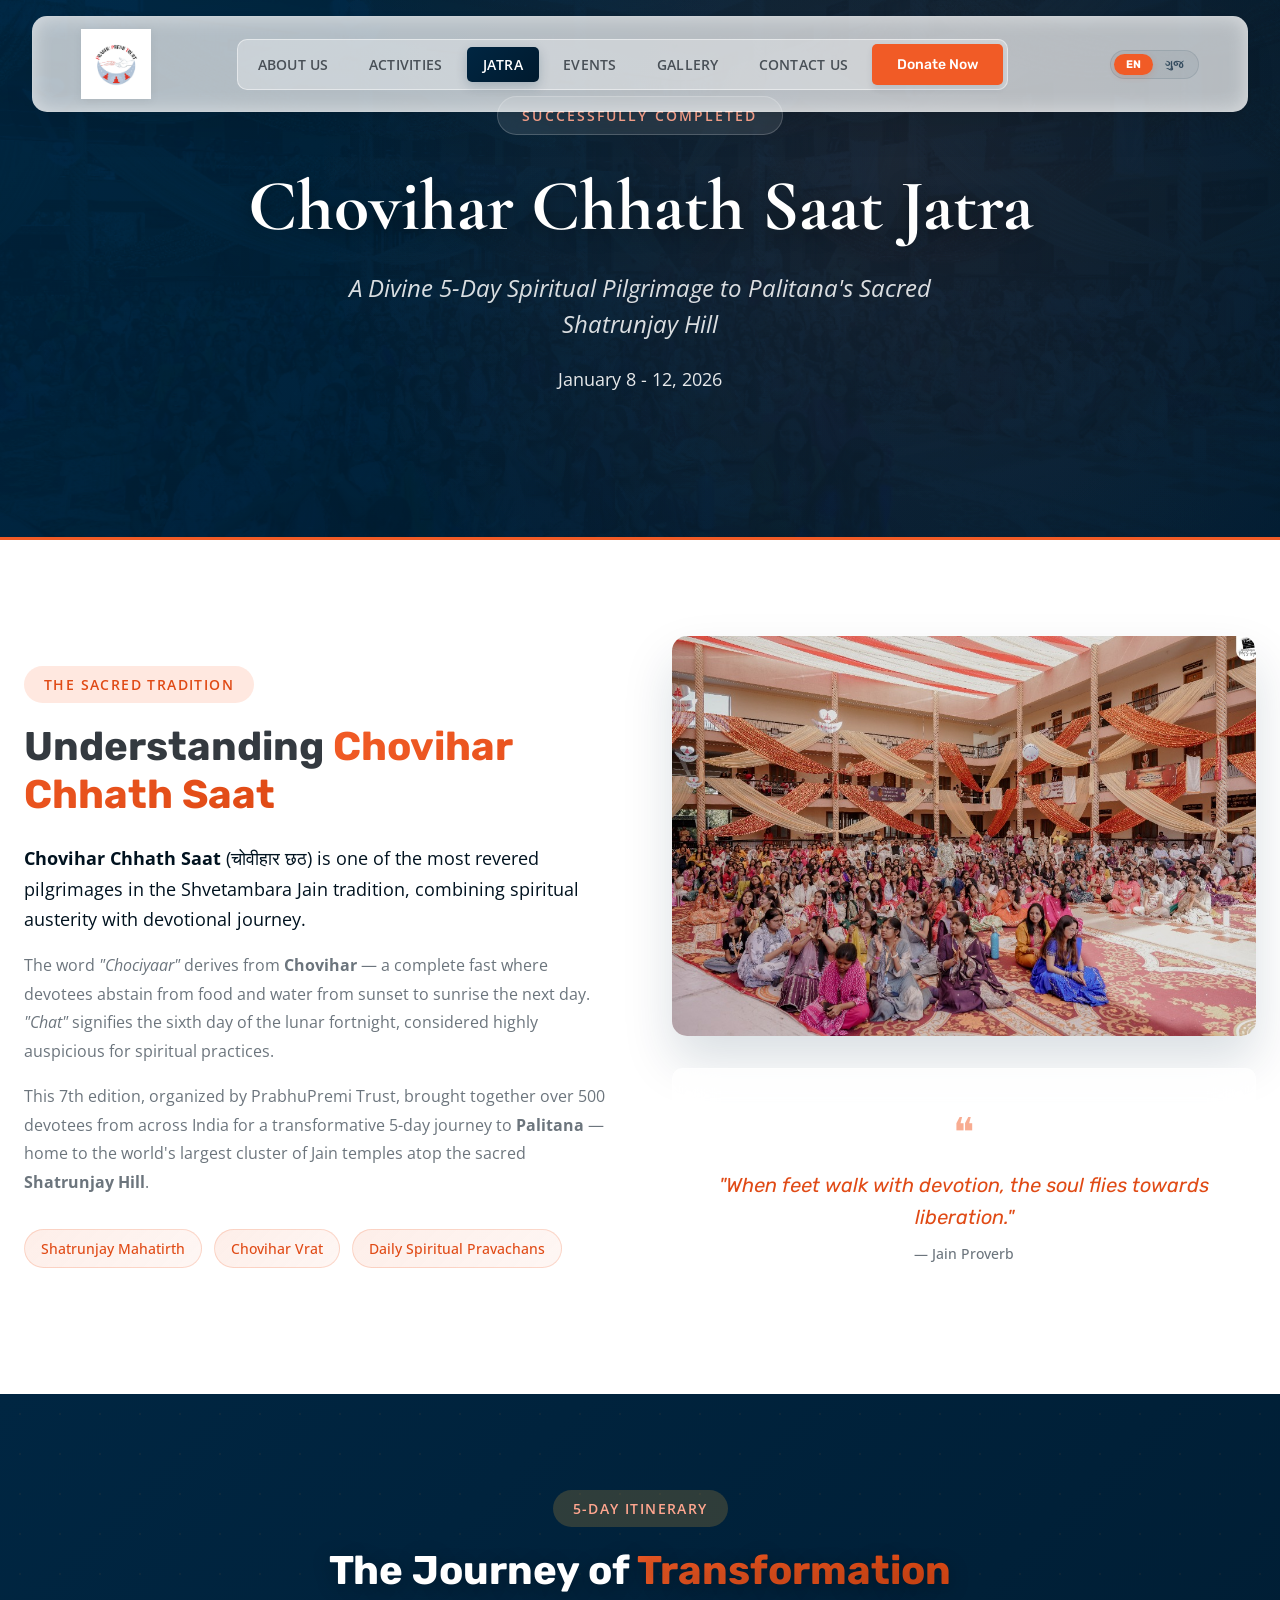
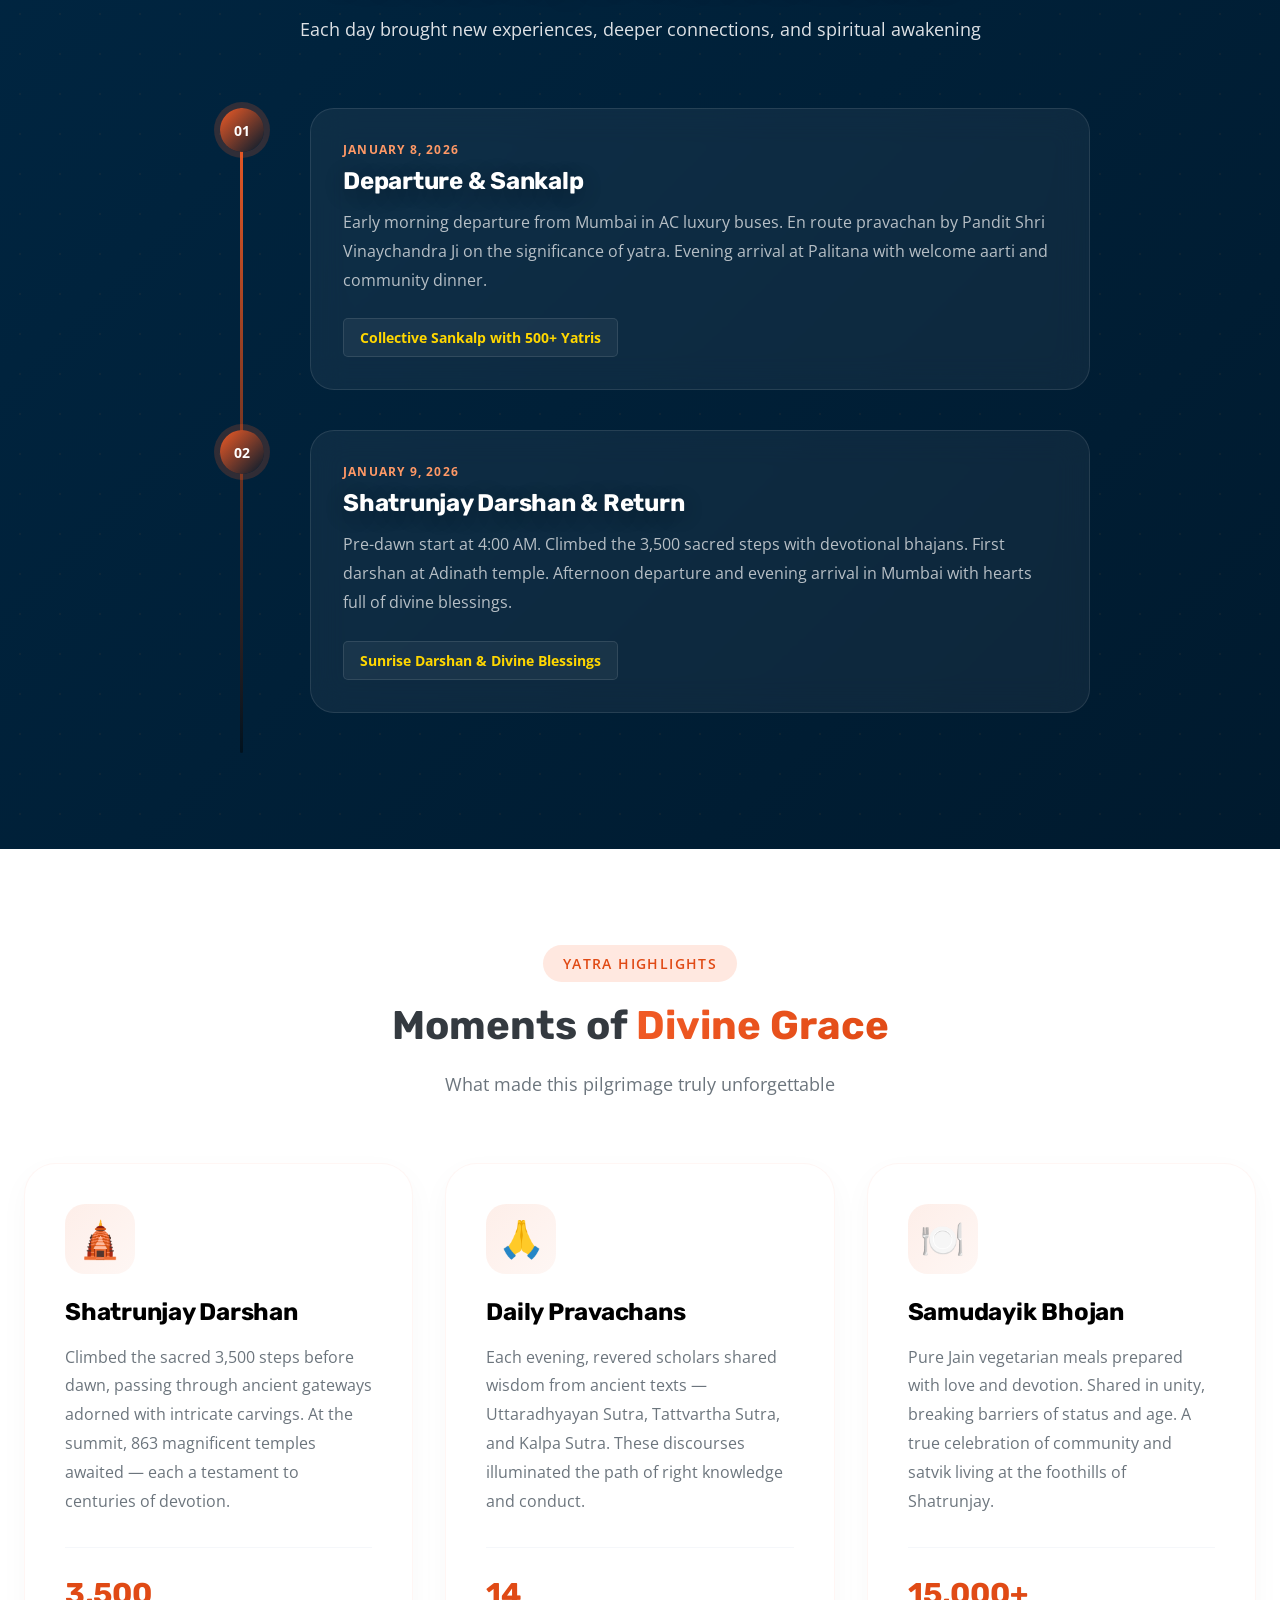
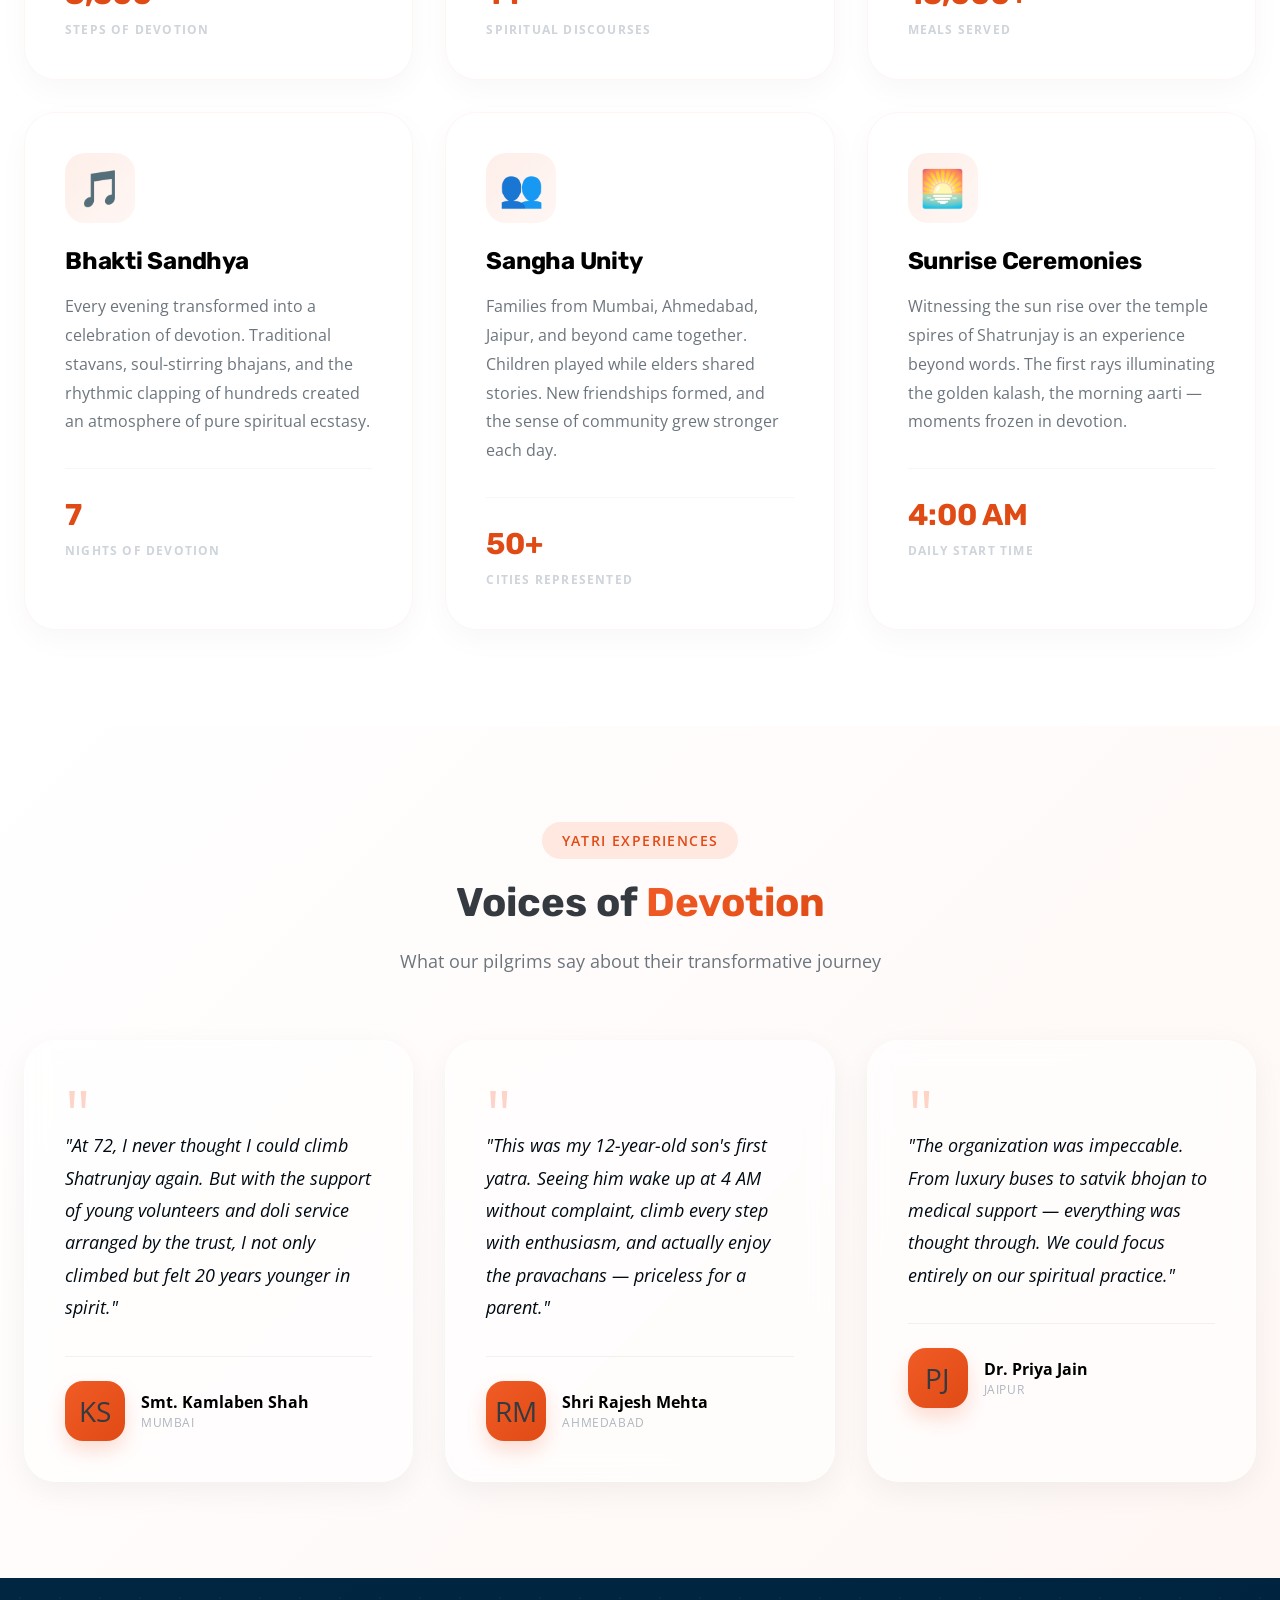
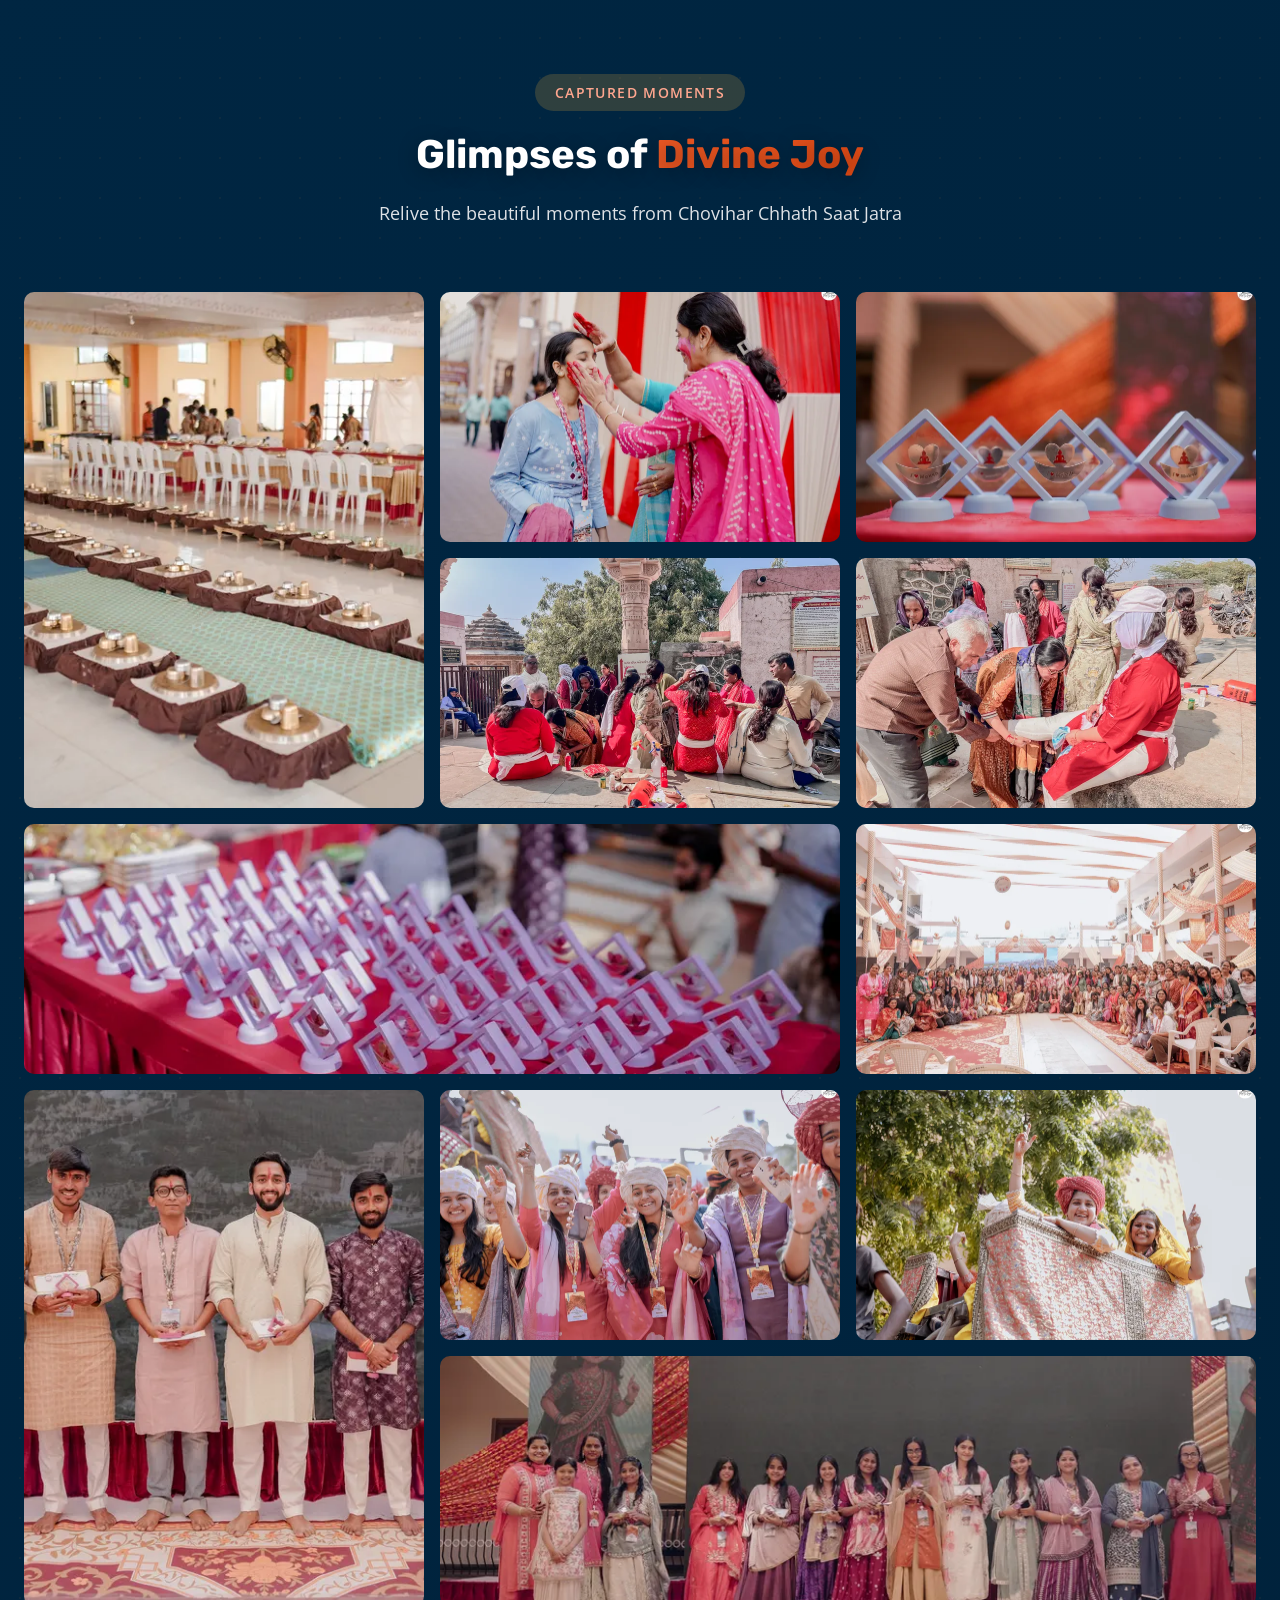
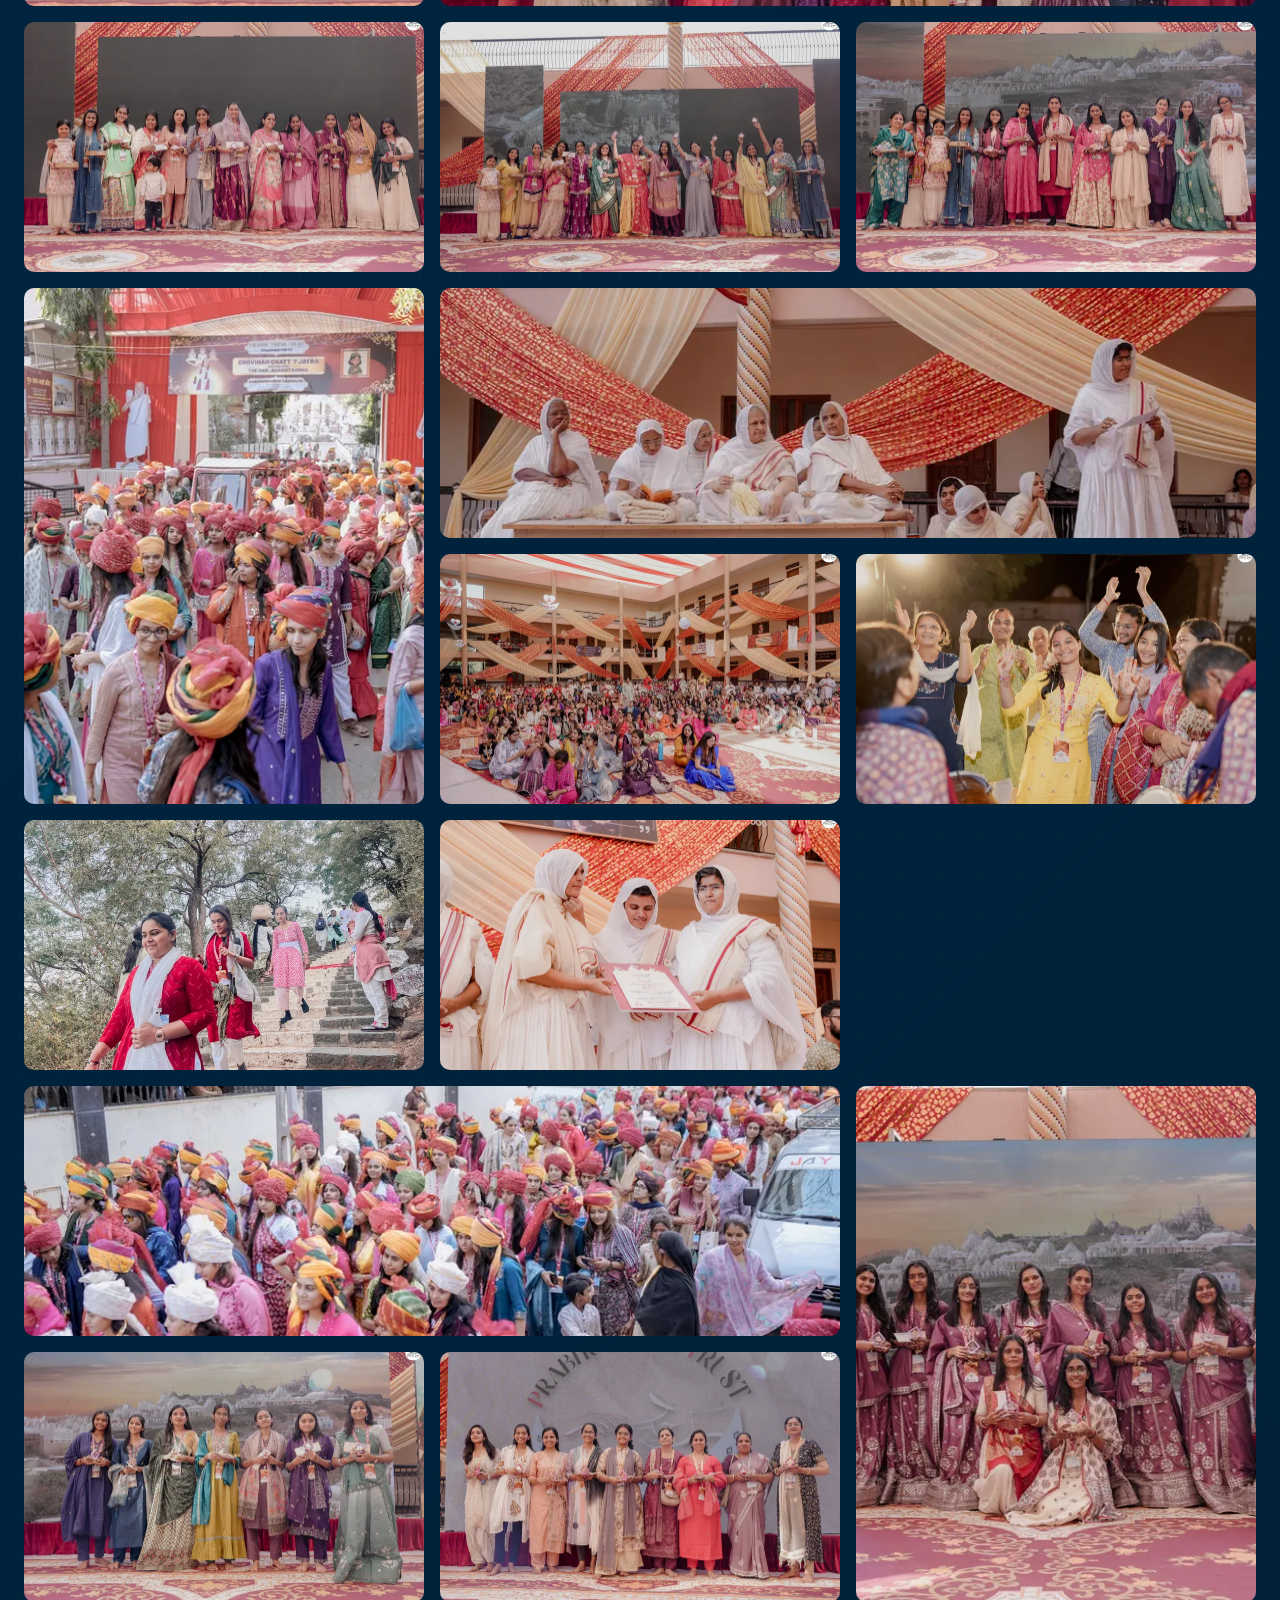
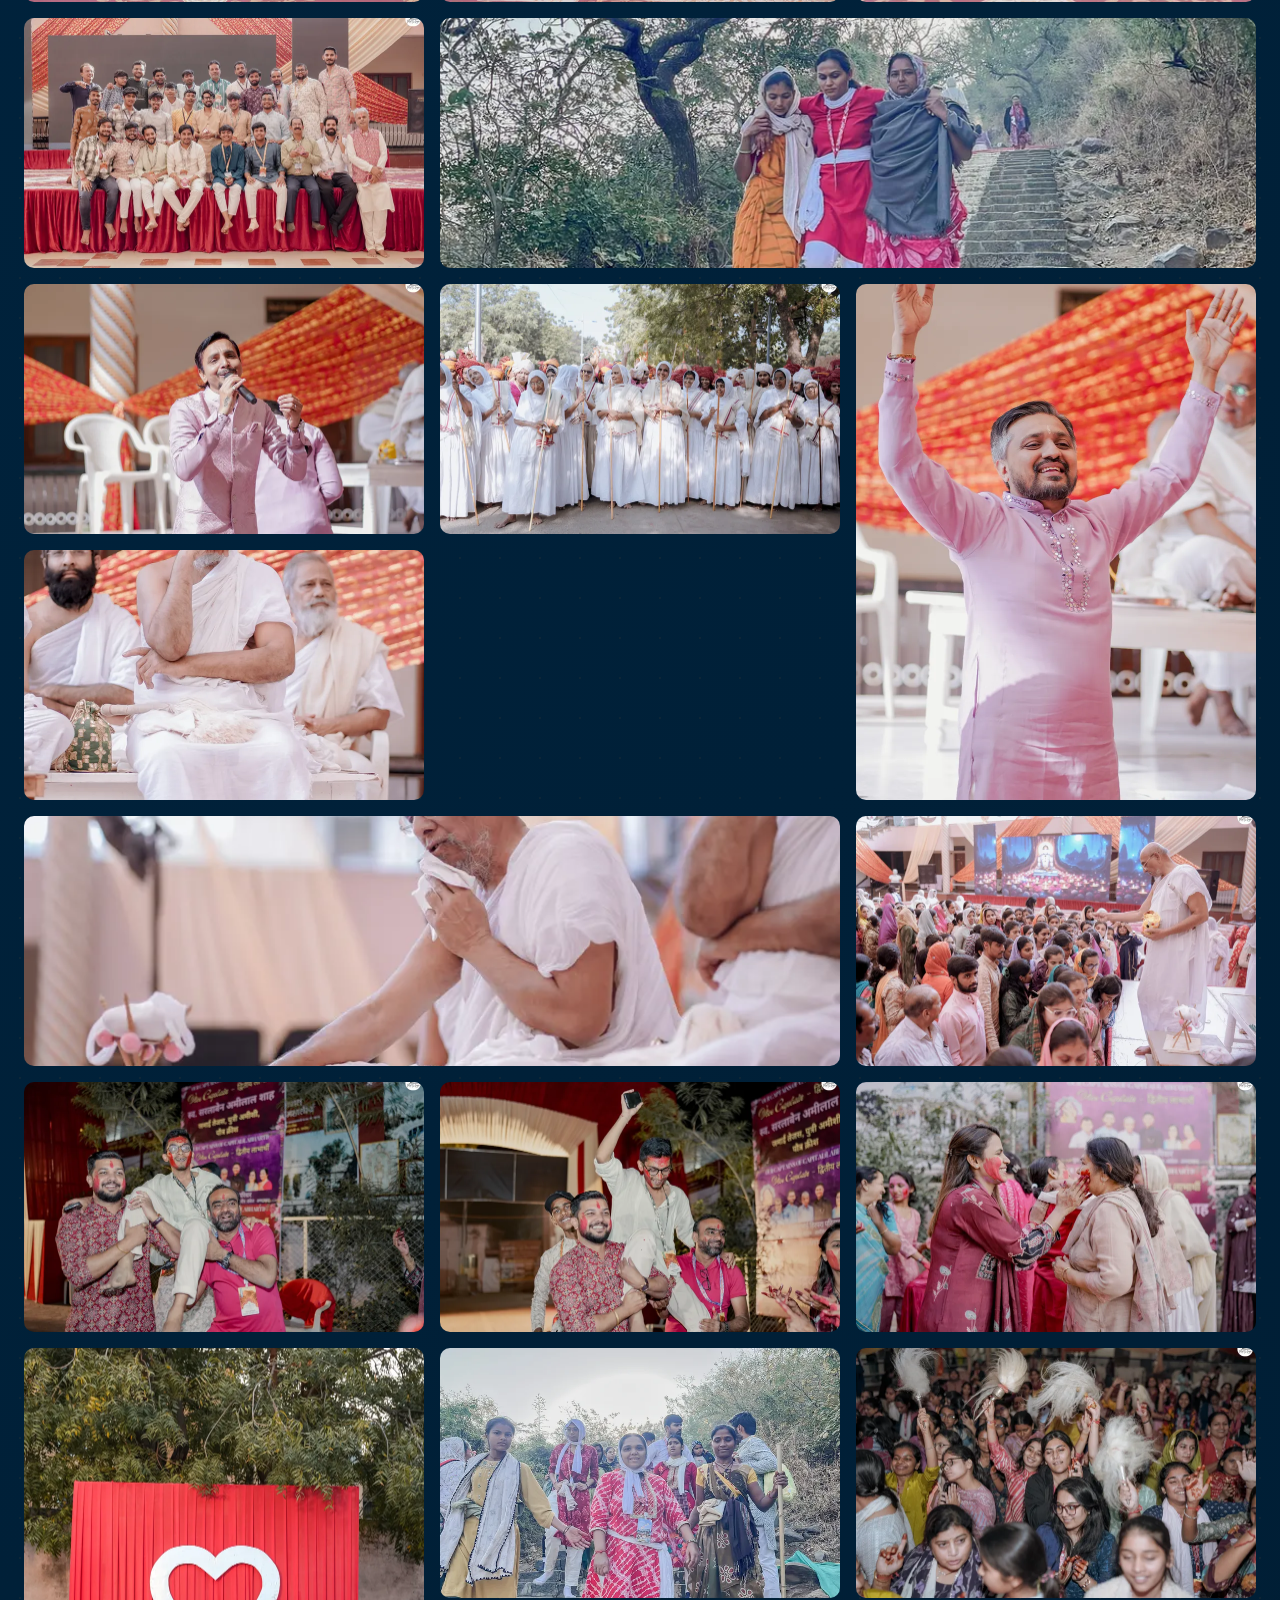
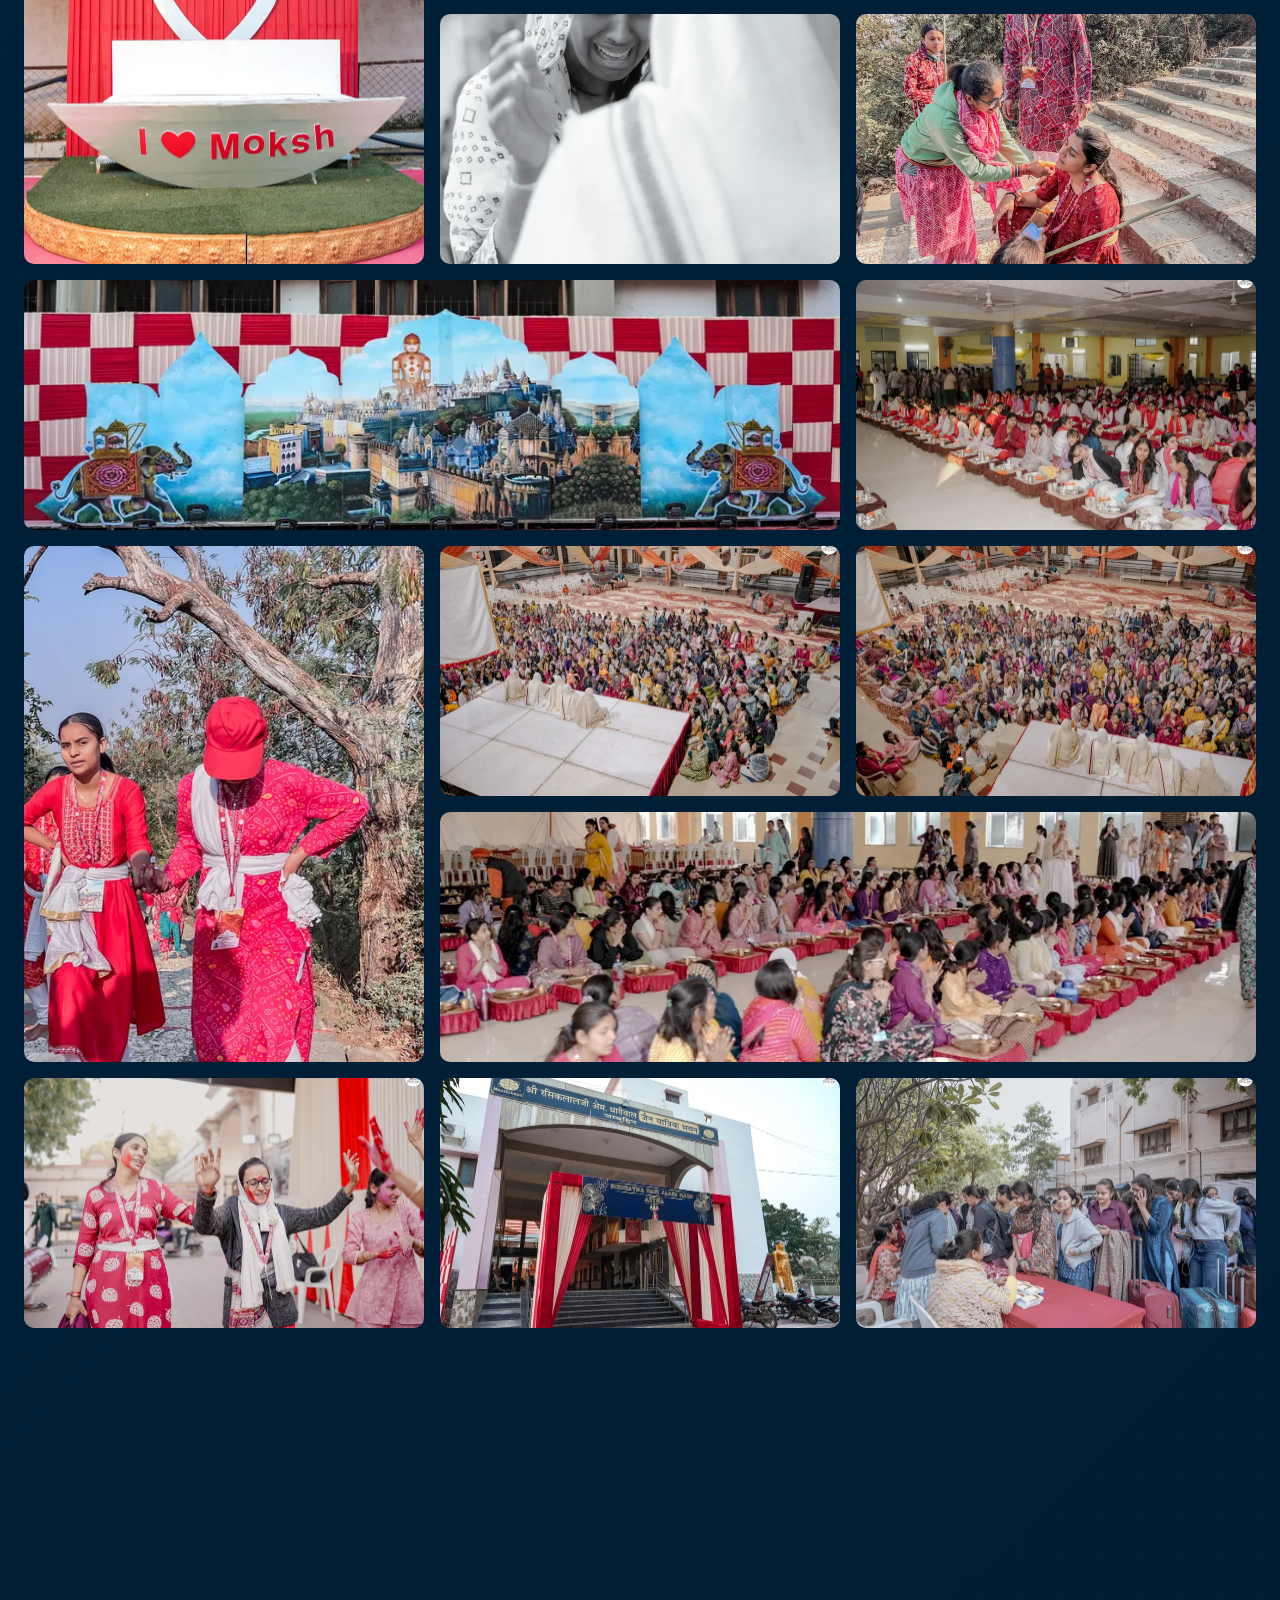
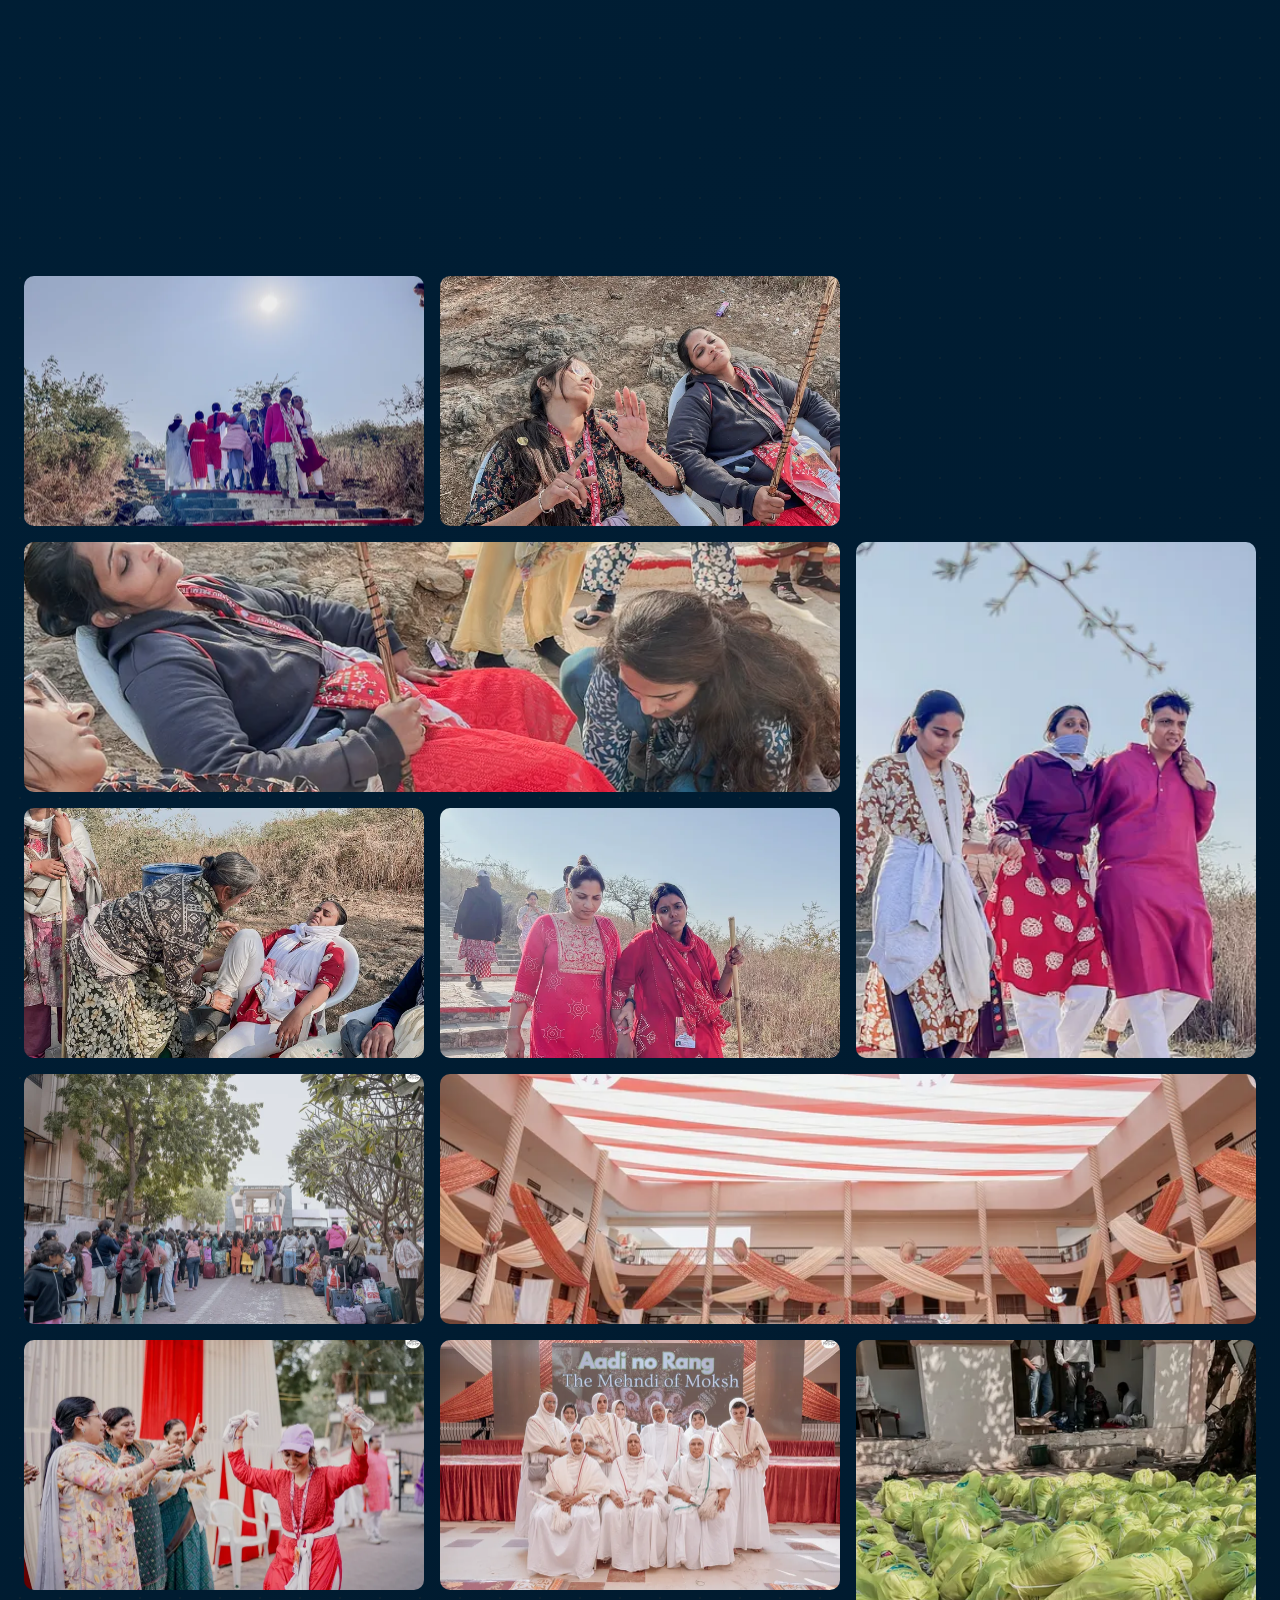
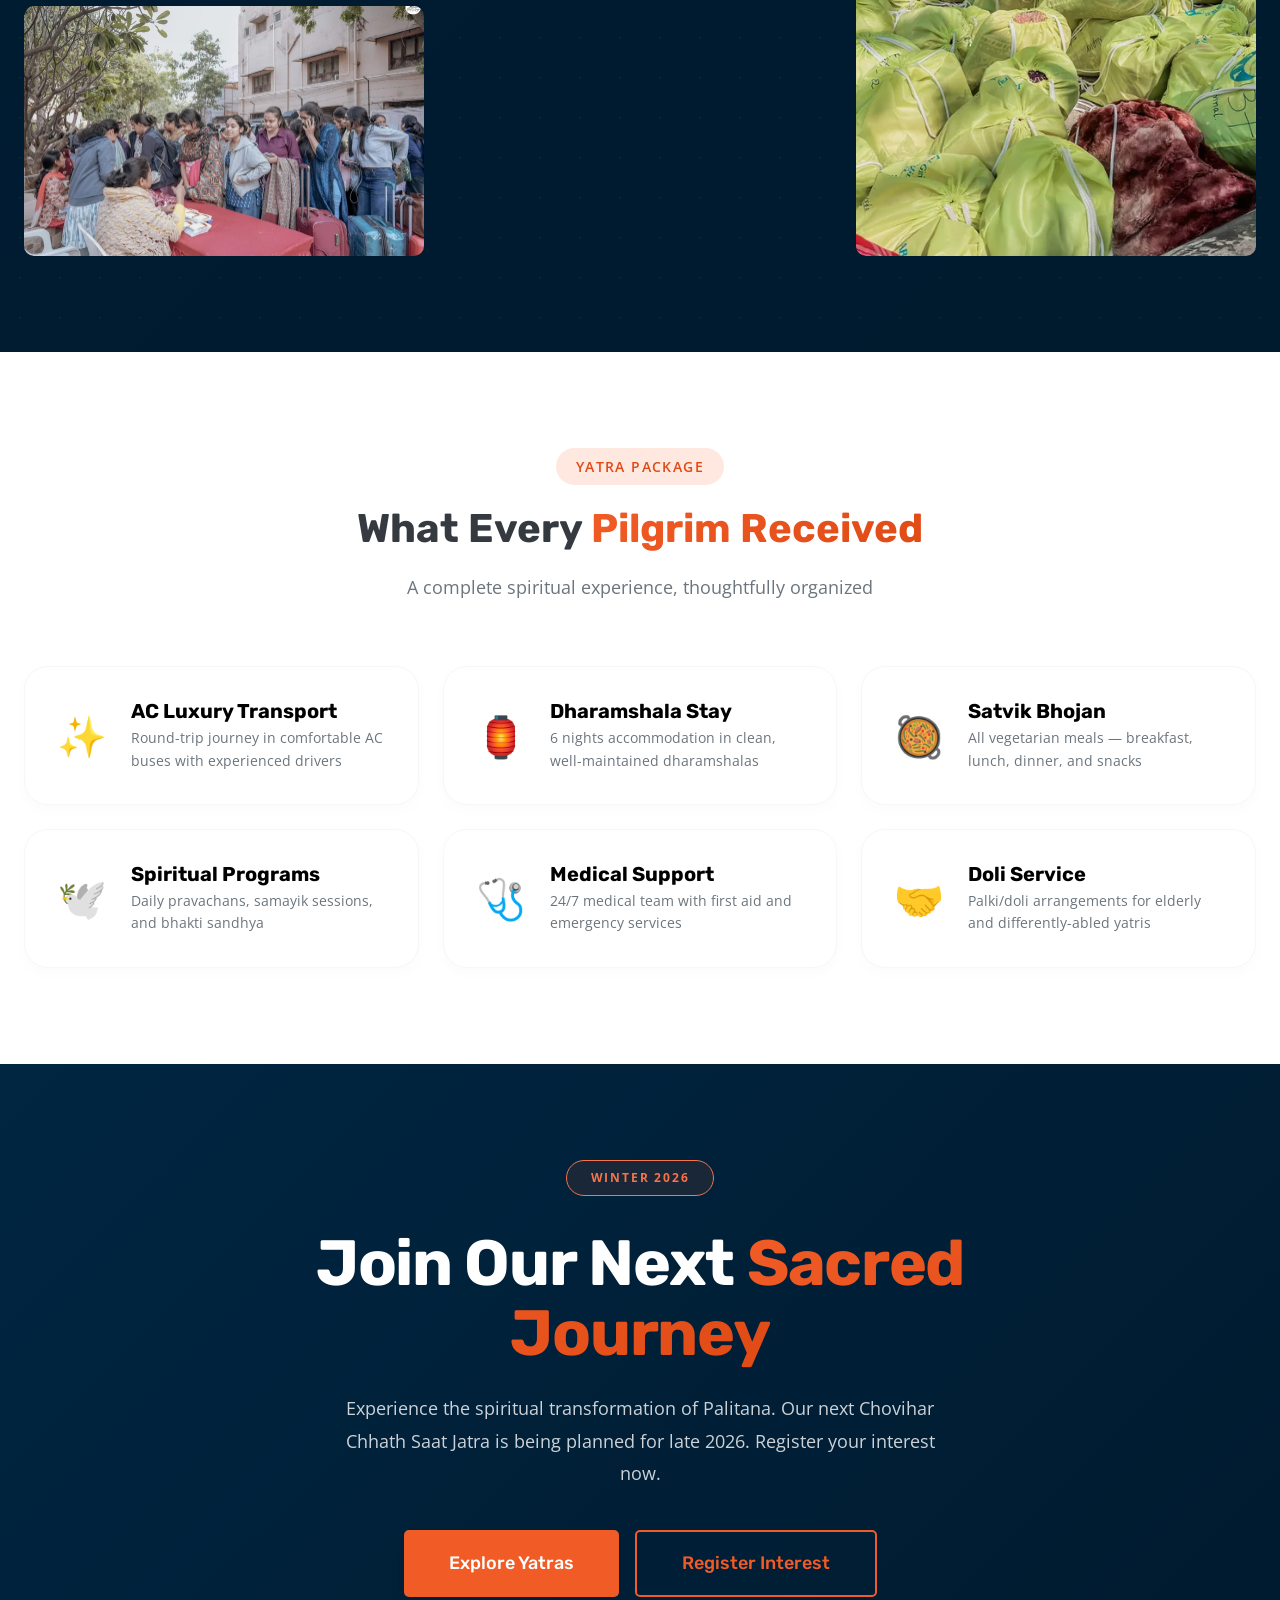
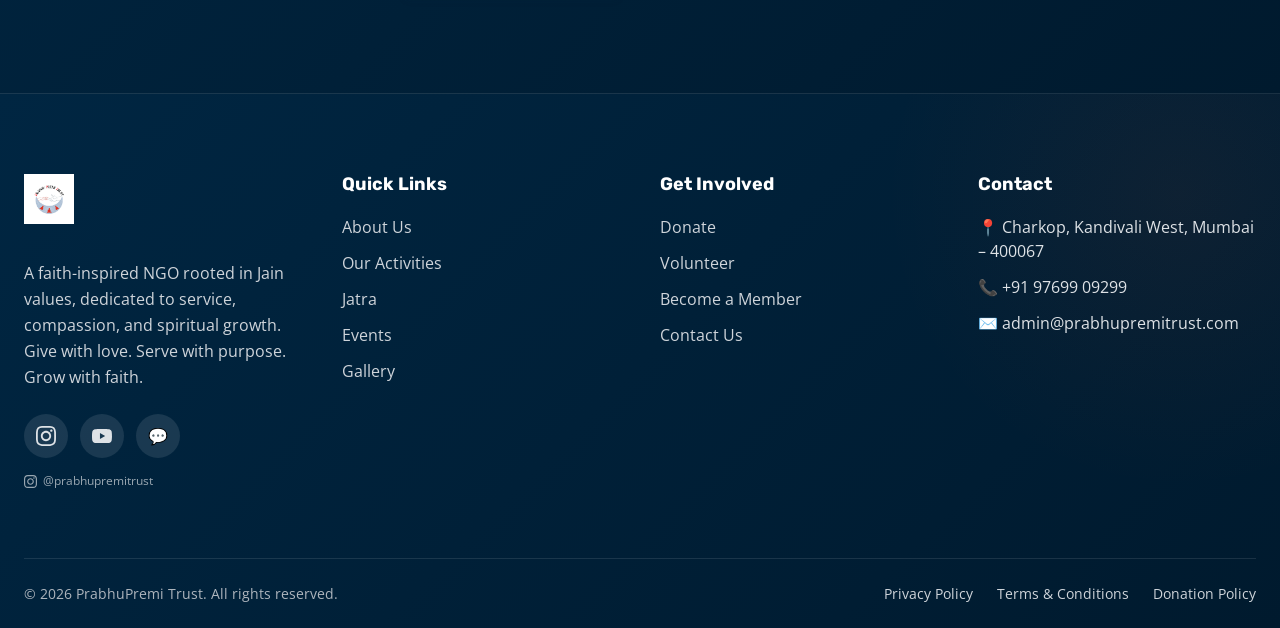
<file: chociyaar-jatra.html>
<!DOCTYPE html>
<html lang="en">

<head>
    <meta charset="UTF-8">
    <meta name="viewport" content="width=device-width, initial-scale=1.0">
    <meta name="description"
        content="Chovihar Chhath Saat Jatra - A transformative 5-day spiritual Jatra to Palitana's sacred Shatrunjay Hill, organized by PrabhuPremi Trust. Experience the divine journey where 500+ pilgrims ascended 3,500 steps in devotion.">
    <title>Chovihar Chhath Saat Jatra | PrabhuPremi Trust</title>

    <link rel="preconnect" href="https://fonts.googleapis.com">
    <link rel="preconnect" href="https://fonts.gstatic.com" crossorigin>
    <link
        href="https://fonts.googleapis.com/css2?family=Cormorant+Garamond:ital,wght@0,600;0,700;1,600&family=Open+Sans:wght@400;600;700&family=Rubik:wght@400;500;700&display=swap"
        rel="stylesheet">

    <link rel="stylesheet" href="styles/main.css">
    <link rel="stylesheet" href="styles/components.css">
    <link rel="stylesheet" href="styles/pages.css?v=2">
</head>

<body>
    <!-- Navigation -->
    <nav class="navbar">
        <div class="container navbar__container">
            <a href="index.html" class="navbar__logo">
                <img src="assets/images/logo.png" alt="PrabhuPremi Trust Logo" class="navbar__logo-img">
            </a>

            <ul class="navbar__menu">
                <li><a href="about.html" class="navbar__link" data-i18n="nav_about">About Us</a></li>
                <li><a href="activities.html" class="navbar__link" data-i18n="nav_activities">Activities</a></li>
                <li><a href="jatra.html" class="navbar__link active" data-i18n="nav_jatra">Jatra</a></li>
                <li><a href="events.html" class="navbar__link" data-i18n="nav_events">Events</a></li>
                <li><a href="gallery.html" class="navbar__link" data-i18n="nav_gallery">Gallery</a></li>
                <li><a href="contact.html" class="navbar__link" data-i18n="nav_contact">Contact Us</a></li>
                <li><a href="donate.html" class="btn btn--primary btn--sm" data-i18n="nav_donate">Donate Now</a></li>
            </ul>

            <button class="navbar__toggle" aria-label="Toggle menu">
                <span></span>
                <span></span>
                <span></span>
            </button>

            <!-- Language Toggle (Integrated) -->
            <div class="navbar__lang">
                <button class="lang-toggle__btn active" data-lang="en">EN</button>
                <button class="lang-toggle__btn" data-lang="gu">ગુજ</button>
            </div>
        </div>
    </nav>

    <!-- Standard Nasarna Style Internal Header -->
    <section class="jatra-detail-hero">
        <div class="jatra-detail-hero__bg" style="background-image: url('assets/images/sacred_tradition.jpg');"></div>
        <div class="container">
            <div class="jatra-detail-hero__content">
                <div class="jatra-detail-hero__badge animate-on-scroll">
                    <span data-i18n="jatra_detail_badge">Successfully Completed</span>
                </div>
                <h1 class="jatra-detail-hero__title animate-on-scroll" data-i18n="jatra_detail_title">Chovihar Chhath
                    Saat Jatra</h1>
                <p class="jatra-detail-hero__subtitle animate-on-scroll" data-i18n="jatra_detail_subtitle">
                    A Divine 5-Day Spiritual Pilgrimage to Palitana's Sacred Shatrunjay Hill
                </p>
                <div class="jatra-detail-hero__date animate-on-scroll">
                    <span data-i18n="jatra_detail_date">January 8 - 12, 2026</span>
                </div>
            </div>
        </div>
    </section>



    <!-- About the Tradition - Two Column Layout -->
    <section class="section jatra-about-section">
        <div class="container">
            <div class="jatra-about-grid">
                <div class="jatra-about__content animate-on-scroll">
                    <span class="section-header__tag" data-i18n="jatra_tradition_tag">The Sacred Tradition</span>
                    <h2 class="section-header__title" data-i18n="jatra_tradition_title">Understanding <span
                            class="text-gradient">Chovihar Chhath
                            Saat</span>
                    </h2>

                    <div class="jatra-about__text">
                        <p class="lead-text" data-i18n="jatra_tradition_lead">
                            <strong>Chovihar Chhath Saat</strong> (चोवीहार छठ) is one of the most revered pilgrimages in
                            the
                            Shvetambara Jain tradition, combining spiritual austerity with devotional journey.
                        </p>

                        <p data-i18n="jatra_tradition_desc1">
                            The word <em>"Chociyaar"</em> derives from <strong>Chovihar</strong> — a complete fast
                            where devotees abstain from food and water from sunset to sunrise the next day.
                            <em>"Chat"</em> signifies the sixth day of the lunar fortnight, considered highly
                            auspicious for spiritual practices.
                        </p>

                        <p data-i18n="jatra_tradition_desc2">
                            This 7th edition, organized by PrabhuPremi Trust, brought together over 500 devotees
                            from across India for a transformative 5-day journey to <strong>Palitana</strong> —
                            home to the world's largest cluster of Jain temples atop the sacred <strong>Shatrunjay
                                Hill</strong>.
                        </p>
                    </div>

                    <div class="jatra-about__highlights">
                        <div class="highlight-badge animate-on-scroll">
                            <span data-i18n="jatra_tradition_h1">Shatrunjay Mahatirth</span>
                        </div>
                        <div class="highlight-badge animate-on-scroll" style="animation-delay: 0.1s;">
                            <span data-i18n="jatra_tradition_h2">Chovihar Vrat</span>
                        </div>
                        <div class="highlight-badge animate-on-scroll" style="animation-delay: 0.2s;">
                            <span data-i18n="jatra_tradition_h3">Daily Spiritual Pravachans</span>
                        </div>
                    </div>
                </div>

                <div class="jatra-about__visual animate-on-scroll">
                    <div class="visual-stack">
                        <div class="visual-card visual-card--main">
                            <img src="assets/images/sacred_tradition.jpg" alt="Joyful celebration at Palitana">
                        </div>
                    </div>
                    <div class="quote-card glass standalone-quote" style="margin-top: 2rem; padding: 2rem; border-radius: var(--radius-xl); background: rgba(255, 255, 255, 0.75); border: 1px solid rgba(255, 255, 255, 0.4); backdrop-filter: blur(20px);">
                        <span class="quote-icon">❝</span>
                        <p data-i18n="jatra_quote_devotion" style="font-size: 1.25rem; font-style: italic; color: var(--color-primary-600); margin-bottom: 0.5rem;">"When feet walk with devotion, the soul flies
                            towards liberation."</p>
                        <span class="quote-source" data-i18n="jatra_quote_source" style="font-weight: 500; color: var(--color-neutral-600);">— Jain Proverb</span>
                    </div>
                </div>
            </div>
        </div>
    </section>

    <!-- Animated Journey Timeline -->
    <section class="section section--dark jatra-timeline-section">
        <div class="container">
            <div class="section-header animate-on-scroll">
                <span class="section-header__tag" data-i18n="jatra_itinerary_tag">5-Day Itinerary</span>
                <h2 class="section-header__title" data-i18n="jatra_itinerary_title">The Journey of <span
                        class="text-gradient">Transformation</span></h2>
                <p class="section-header__text" data-i18n="jatra_itinerary_desc">Each day brought new experiences,
                    deeper connections, and spiritual
                    awakening</p>
            </div>

            <div class="jatra-timeline">
                <div class="timeline-line"></div>

                <div class="timeline-item animate-on-scroll" data-day="1">
                    <div class="timeline-marker">
                        <span class="day-number">01</span>
                    </div>
                    <div class="timeline-content">
                        <div class="timeline-date" data-i18n="day1_date">January 8, 2026</div>
                        <h3 class="timeline-title" data-i18n="day1_title">Departure & Sankalp</h3>
                        <p class="timeline-description" data-i18n="day1_desc">
                            Early morning departure from Mumbai in AC luxury buses. En route pravachan by
                            Pandit Shri Vinaychandra Ji on the significance of yatra. Evening arrival at
                            Palitana with welcome aarti and community dinner.
                        </p>
                        <div class="timeline-highlight">
                            <span data-i18n="day1_highlight">Collective Sankalp with 500+ Yatris</span>
                        </div>
                    </div>
                </div>

                <div class="timeline-item animate-on-scroll" data-day="2">
                    <div class="timeline-marker">
                        <span class="day-number">02</span>
                    </div>
                    <div class="timeline-content">
                        <div class="timeline-date" data-i18n="day2_date">January 9, 2026</div>
                        <h3 class="timeline-title" data-i18n="day2_title">Shatrunjay Darshan & Return</h3>
                        <p class="timeline-description" data-i18n="day2_desc">
                            Pre-dawn start at 4:00 AM. Climbed the 3,500 sacred steps with devotional bhajans. First darshan at Adinath temple. Afternoon departure and evening arrival in Mumbai with hearts full of divine blessings.
                        </p>
                        <div class="timeline-highlight">
                            <span data-i18n="day2_highlight">Sunrise Darshan & Divine Blessings</span>
                        </div>
                    </div>
                </div>
            </div>
        </div>
    </section>

    <!-- Key Highlights with Modern Cards -->
    <section class="section jatra-highlights-section">
        <div class="container">
            <div class="section-header animate-on-scroll">
                <span class="section-header__tag" data-i18n="jatra_h_tag">Yatra Highlights</span>
                <h2 class="section-header__title" data-i18n="jatra_h_title">Moments of <span
                        class="text-gradient">Divine Grace</span></h2>
                <p class="section-header__text" data-i18n="jatra_h_desc">What made this pilgrimage truly unforgettable
                </p>
            </div>

            <div class="jatra-highlights-grid">
                <div class="jatra-highlight-card animate-on-scroll">
                    <div class="highlight-card__icon-wrap">
                        <span class="highlight-card__icon">🛕</span>
                    </div>
                    <h3 class="highlight-card__title" data-i18n="h1_title">Shatrunjay Darshan</h3>
                    <p class="highlight-card__text" data-i18n="h1_desc">
                        Climbed the sacred 3,500 steps before dawn, passing through ancient gateways
                        adorned with intricate carvings. At the summit, 863 magnificent temples awaited —
                        each a testament to centuries of devotion.
                    </p>
                    <div class="highlight-card__stat">
                        <span class="stat-number" data-i18n="h1_stat_val">3,500</span>
                        <span class="stat-label" data-i18n="h1_stat_lab">Steps of Devotion</span>
                    </div>
                </div>

                <div class="jatra-highlight-card animate-on-scroll" style="animation-delay: 0.1s;">
                    <div class="highlight-card__icon-wrap">
                        <span class="highlight-card__icon">🙏</span>
                    </div>
                    <h3 class="highlight-card__title" data-i18n="h2_title">Daily Pravachans</h3>
                    <p class="highlight-card__text" data-i18n="h2_desc">
                        Each evening, revered scholars shared wisdom from ancient texts —
                        Uttaradhyayan Sutra, Tattvartha Sutra, and Kalpa Sutra. These discourses
                        illuminated the path of right knowledge and conduct.
                    </p>
                    <div class="highlight-card__stat">
                        <span class="stat-number" data-i18n="h2_stat_val">14</span>
                        <span class="stat-label" data-i18n="h2_stat_lab">Spiritual Discourses</span>
                    </div>
                </div>

                <div class="jatra-highlight-card animate-on-scroll" style="animation-delay: 0.2s;">
                    <div class="highlight-card__icon-wrap">
                        <span class="highlight-card__icon">🍽️</span>
                    </div>
                    <h3 class="highlight-card__title" data-i18n="h3_title">Samudayik Bhojan</h3>
                    <p class="highlight-card__text" data-i18n="h3_desc">
                        Pure Jain vegetarian meals prepared with love and devotion. Shared in unity,
                        breaking barriers of status and age. A true celebration of community and
                        satvik living at the foothills of Shatrunjay.
                    </p>
                    <div class="highlight-card__stat">
                        <span class="stat-number" data-i18n="h3_stat_val">15,000+</span>
                        <span class="stat-label" data-i18n="h3_stat_lab">Meals Served</span>
                    </div>
                </div>

                <div class="jatra-highlight-card animate-on-scroll">
                    <div class="highlight-card__icon-wrap">
                        <span class="highlight-card__icon">🎵</span>
                    </div>
                    <h3 class="highlight-card__title" data-i18n="h4_title">Bhakti Sandhya</h3>
                    <p class="highlight-card__text" data-i18n="h4_desc">
                        Every evening transformed into a celebration of devotion. Traditional
                        stavans, soul-stirring bhajans, and the rhythmic clapping of hundreds
                        created an atmosphere of pure spiritual ecstasy.
                    </p>
                    <div class="highlight-card__stat">
                        <span class="stat-number" data-i18n="h4_stat_val">7</span>
                        <span class="stat-label" data-i18n="h4_stat_lab">Nights of Devotion</span>
                    </div>
                </div>

                <div class="jatra-highlight-card animate-on-scroll" style="animation-delay: 0.1s;">
                    <div class="highlight-card__icon-wrap">
                        <span class="highlight-card__icon">👥</span>
                    </div>
                    <h3 class="highlight-card__title" data-i18n="h5_title">Sangha Unity</h3>
                    <p class="highlight-card__text" data-i18n="h5_desc">
                        Families from Mumbai, Ahmedabad, Jaipur, and beyond came together.
                        Children played while elders shared stories. New friendships formed,
                        and the sense of community grew stronger each day.
                    </p>
                    <div class="highlight-card__stat">
                        <span class="stat-number" data-i18n="h5_stat_val">50+</span>
                        <span class="stat-label" data-i18n="h5_stat_lab">Cities Represented</span>
                    </div>
                </div>

                <div class="jatra-highlight-card animate-on-scroll" style="animation-delay: 0.2s;">
                    <div class="highlight-card__icon-wrap">
                        <span class="highlight-card__icon">🌅</span>
                    </div>
                    <h3 class="highlight-card__title" data-i18n="h6_title">Sunrise Ceremonies</h3>
                    <p class="highlight-card__text" data-i18n="h6_desc">
                        Witnessing the sun rise over the temple spires of Shatrunjay is an
                        experience beyond words. The first rays illuminating the golden
                        kalash, the morning aarti — moments frozen in devotion.
                    </p>
                    <div class="highlight-card__stat">
                        <span class="stat-number" data-i18n="h6_stat_val">4:00 AM</span>
                        <span class="stat-label" data-i18n="h6_stat_lab">Daily Start Time</span>
                    </div>
                </div>
            </div>
        </div>
    </section>

    <!-- Testimonials Section -->
    <section class="section section--gradient jatra-testimonials-section">
        <div class="container">
            <div class="section-header animate-on-scroll">
                <span class="section-header__tag" data-i18n="jatra_v_tag">Yatri Experiences</span>
                <h2 class="section-header__title" data-i18n="jatra_v_title">Voices of <span
                        class="text-gradient">Devotion</span></h2>
                <p class="section-header__text" data-i18n="jatra_v_subtitle">What our pilgrims say about their
                    transformative journey</p>
            </div>

            <div class="testimonials-grid">
                <div class="testimonial-card animate-on-scroll">
                    <div class="testimonial-quote">"</div>
                    <p class="testimonial-text" data-i18n="v1_text">
                        "At 72, I never thought I could climb Shatrunjay again. But with the
                        support of young volunteers and doli service arranged by the trust,
                        I not only climbed but felt 20 years younger in spirit."
                    </p>
                    <div class="testimonial-author">
                        <div class="author-avatar">KS</div>
                        <div class="author-info">
                            <span class="author-name" data-i18n="v1_author">Smt. Kamlaben Shah</span>
                            <span class="author-location" data-i18n="testi_mumbai">Mumbai</span>
                        </div>
                    </div>
                </div>

                <div class="testimonial-card animate-on-scroll" style="animation-delay: 0.1s;">
                    <div class="testimonial-quote">"</div>
                    <p class="testimonial-text" data-i18n="v2_text">
                        "This was my 12-year-old son's first yatra. Seeing him wake up at
                        4 AM without complaint, climb every step with enthusiasm, and
                        actually enjoy the pravachans — priceless for a parent."
                    </p>
                    <div class="testimonial-author">
                        <div class="author-avatar">RM</div>
                        <div class="author-info">
                            <span class="author-name" data-i18n="v2_author">Shri Rajesh Mehta</span>
                            <span class="author-location" data-i18n="testi_ahmedabad">Ahmedabad</span>
                        </div>
                    </div>
                </div>

                <div class="testimonial-card animate-on-scroll" style="animation-delay: 0.2s;">
                    <div class="testimonial-quote">"</div>
                    <p class="testimonial-text" data-i18n="v3_text">
                        "The organization was impeccable. From luxury buses to satvik
                        bhojan to medical support — everything was thought through.
                        We could focus entirely on our spiritual practice."
                    </p>
                    <div class="testimonial-author">
                        <div class="author-avatar">PJ</div>
                        <div class="author-info">
                            <span class="author-name" data-i18n="v3_author">Dr. Priya Jain</span>
                            <span class="author-location" data-i18n="testi_jaipur">Jaipur</span>
                        </div>
                    </div>
                </div>
            </div>
        </div>
    </section>

    <!-- Photo Gallery with Masonry Layout -->
    <section class="section section--dark jatra-gallery-section">
        <div class="container">
            <div class="section-header animate-on-scroll">
                <span class="section-header__tag" data-i18n="jatra_g_tag">Captured Moments</span>
                <h2 class="section-header__title" data-i18n="jatra_g_title">Glimpses of <span
                        class="text-gradient">Divine Joy</span></h2>
                <p class="section-header__text" data-i18n="jatra_g_desc">Relive the beautiful moments from Chovihar
                    Chhath Saat Jatra</p>
            </div>

            <div class="jatra-gallery-masonry">
                <div class="gallery-item gallery-item--large animate-on-scroll">
                    <img src="assets/images/CC7_2026_Optimized/MG-1%20%281%29.webp" alt="Jatra Moment 1" loading="lazy">
                </div>
                <div class="gallery-item animate-on-scroll animate-delay-100">
                    <img src="assets/images/CC7_2026_Optimized/MG-1%20%282%29.webp" alt="Jatra Moment 2" loading="lazy">
                </div>
                <div class="gallery-item animate-on-scroll animate-delay-200">
                    <img src="assets/images/CC7_2026_Optimized/MG-10.webp" alt="Jatra Moment 3" loading="lazy">
                </div>
                <div class="gallery-item animate-on-scroll">
                    <img src="assets/images/CC7_2026_Optimized/MG-109.webp" alt="Jatra Moment 4" loading="lazy">
                </div>
                <div class="gallery-item animate-on-scroll animate-delay-100">
                    <img src="assets/images/CC7_2026_Optimized/MG-110.webp" alt="Jatra Moment 5" loading="lazy">
                </div>
                <div class="gallery-item gallery-item--wide animate-on-scroll animate-delay-200">
                    <img src="assets/images/CC7_2026_Optimized/MG-131.webp" alt="Jatra Moment 6" loading="lazy">
                </div>
                <div class="gallery-item animate-on-scroll">
                    <img src="assets/images/CC7_2026_Optimized/MG-133.webp" alt="Jatra Moment 7" loading="lazy">
                </div>
                <div class="gallery-item gallery-item--large animate-on-scroll animate-delay-100">
                    <img src="assets/images/CC7_2026_Optimized/MG-161.webp" alt="Jatra Moment 8" loading="lazy">
                </div>
                <div class="gallery-item animate-on-scroll animate-delay-200">
                    <img src="assets/images/CC7_2026_Optimized/MG-162.webp" alt="Jatra Moment 9" loading="lazy">
                </div>
                <div class="gallery-item animate-on-scroll">
                    <img src="assets/images/CC7_2026_Optimized/MG-163.webp" alt="Jatra Moment 10" loading="lazy">
                </div>
                <div class="gallery-item gallery-item--wide animate-on-scroll animate-delay-100">
                    <img src="assets/images/CC7_2026_Optimized/MG-168.webp" alt="Jatra Moment 11" loading="lazy">
                </div>
                <div class="gallery-item animate-on-scroll animate-delay-200">
                    <img src="assets/images/CC7_2026_Optimized/MG-175.webp" alt="Jatra Moment 12" loading="lazy">
                </div>
                <div class="gallery-item animate-on-scroll">
                    <img src="assets/images/CC7_2026_Optimized/MG-176.webp" alt="Jatra Moment 13" loading="lazy">
                </div>
                <div class="gallery-item animate-on-scroll animate-delay-100">
                    <img src="assets/images/CC7_2026_Optimized/MG-177.webp" alt="Jatra Moment 14" loading="lazy">
                </div>
                <div class="gallery-item gallery-item--large animate-on-scroll animate-delay-200">
                    <img src="assets/images/CC7_2026_Optimized/MG-178.webp" alt="Jatra Moment 15" loading="lazy">
                </div>
                <div class="gallery-item gallery-item--wide animate-on-scroll">
                    <img src="assets/images/CC7_2026_Optimized/MG-180.webp" alt="Jatra Moment 16" loading="lazy">
                </div>
                <div class="gallery-item animate-on-scroll animate-delay-100">
                    <img src="assets/images/CC7_2026_Optimized/MG-181.webp" alt="Jatra Moment 17" loading="lazy">
                </div>
                <div class="gallery-item animate-on-scroll animate-delay-200">
                    <img src="assets/images/CC7_2026_Optimized/MG-185.webp" alt="Jatra Moment 18" loading="lazy">
                </div>
                <div class="gallery-item animate-on-scroll">
                    <img src="assets/images/CC7_2026_Optimized/MG-19.webp" alt="Jatra Moment 19" loading="lazy">
                </div>
                <div class="gallery-item animate-on-scroll animate-delay-100">
                    <img src="assets/images/CC7_2026_Optimized/MG-190.webp" alt="Jatra Moment 20" loading="lazy">
                </div>
                <div class="gallery-item gallery-item--wide animate-on-scroll animate-delay-200">
                    <img src="assets/images/CC7_2026_Optimized/MG-191.webp" alt="Jatra Moment 21" loading="lazy">
                </div>
                <div class="gallery-item gallery-item--large animate-on-scroll">
                    <img src="assets/images/CC7_2026_Optimized/MG-195.webp" alt="Jatra Moment 22" loading="lazy">
                </div>
                <div class="gallery-item animate-on-scroll animate-delay-100">
                    <img src="assets/images/CC7_2026_Optimized/MG-198.webp" alt="Jatra Moment 23" loading="lazy">
                </div>
                <div class="gallery-item animate-on-scroll animate-delay-200">
                    <img src="assets/images/CC7_2026_Optimized/MG-201.webp" alt="Jatra Moment 24" loading="lazy">
                </div>
                <div class="gallery-item animate-on-scroll">
                    <img src="assets/images/CC7_2026_Optimized/MG-207.webp" alt="Jatra Moment 25" loading="lazy">
                </div>
                <div class="gallery-item gallery-item--wide animate-on-scroll animate-delay-100">
                    <img src="assets/images/CC7_2026_Optimized/MG-21%20%281%29.webp" alt="Jatra Moment 26" loading="lazy">
                </div>
                <div class="gallery-item animate-on-scroll animate-delay-200">
                    <img src="assets/images/CC7_2026_Optimized/MG-21.webp" alt="Jatra Moment 27" loading="lazy">
                </div>
                <div class="gallery-item animate-on-scroll">
                    <img src="assets/images/CC7_2026_Optimized/MG-211.webp" alt="Jatra Moment 28" loading="lazy">
                </div>
                <div class="gallery-item gallery-item--large animate-on-scroll animate-delay-100">
                    <img src="assets/images/CC7_2026_Optimized/MG-22.webp" alt="Jatra Moment 29" loading="lazy">
                </div>
                <div class="gallery-item animate-on-scroll animate-delay-200">
                    <img src="assets/images/CC7_2026_Optimized/MG-254.webp" alt="Jatra Moment 30" loading="lazy">
                </div>
                <div class="gallery-item gallery-item--wide animate-on-scroll">
                    <img src="assets/images/CC7_2026_Optimized/MG-256.webp" alt="Jatra Moment 31" loading="lazy">
                </div>
                <div class="gallery-item animate-on-scroll animate-delay-100">
                    <img src="assets/images/CC7_2026_Optimized/MG-266.webp" alt="Jatra Moment 32" loading="lazy">
                </div>
                <div class="gallery-item animate-on-scroll animate-delay-200">
                    <img src="assets/images/CC7_2026_Optimized/MG-276.webp" alt="Jatra Moment 33" loading="lazy">
                </div>
                <div class="gallery-item animate-on-scroll">
                    <img src="assets/images/CC7_2026_Optimized/MG-277.webp" alt="Jatra Moment 34" loading="lazy">
                </div>
                <div class="gallery-item animate-on-scroll animate-delay-100">
                    <img src="assets/images/CC7_2026_Optimized/MG-28.webp" alt="Jatra Moment 35" loading="lazy">
                </div>
                <div class="gallery-item gallery-item--large animate-on-scroll animate-delay-200">
                    <img src="assets/images/CC7_2026_Optimized/MG-3.webp" alt="Jatra Moment 36" loading="lazy">
                </div>
                <div class="gallery-item animate-on-scroll">
                    <img src="assets/images/CC7_2026_Optimized/MG-32.webp" alt="Jatra Moment 37" loading="lazy">
                </div>
                <div class="gallery-item animate-on-scroll animate-delay-100">
                    <img src="assets/images/CC7_2026_Optimized/MG-345.webp" alt="Jatra Moment 38" loading="lazy">
                </div>
                <div class="gallery-item animate-on-scroll animate-delay-200">
                    <img src="assets/images/CC7_2026_Optimized/MG-36%20%281%29.webp" alt="Jatra Moment 39" loading="lazy">
                </div>
                <div class="gallery-item animate-on-scroll">
                    <img src="assets/images/CC7_2026_Optimized/MG-36.webp" alt="Jatra Moment 40" loading="lazy">
                </div>
                <div class="gallery-item gallery-item--wide animate-on-scroll animate-delay-100">
                    <img src="assets/images/CC7_2026_Optimized/MG-4.webp" alt="Jatra Moment 41" loading="lazy">
                </div>
                <div class="gallery-item animate-on-scroll animate-delay-200">
                    <img src="assets/images/CC7_2026_Optimized/MG-40.webp" alt="Jatra Moment 42" loading="lazy">
                </div>
                <div class="gallery-item gallery-item--large animate-on-scroll">
                    <img src="assets/images/CC7_2026_Optimized/MG-42.webp" alt="Jatra Moment 43" loading="lazy">
                </div>
                <div class="gallery-item animate-on-scroll animate-delay-100">
                    <img src="assets/images/CC7_2026_Optimized/MG-45.webp" alt="Jatra Moment 44" loading="lazy">
                </div>
                <div class="gallery-item animate-on-scroll animate-delay-200">
                    <img src="assets/images/CC7_2026_Optimized/MG-46.webp" alt="Jatra Moment 45" loading="lazy">
                </div>
                <div class="gallery-item gallery-item--wide animate-on-scroll">
                    <img src="assets/images/CC7_2026_Optimized/MG-5%20%281%29.webp" alt="Jatra Moment 46" loading="lazy">
                </div>
                <div class="gallery-item animate-on-scroll animate-delay-100">
                    <img src="assets/images/CC7_2026_Optimized/MG-5%20%282%29.webp" alt="Jatra Moment 47" loading="lazy">
                </div>
                <div class="gallery-item animate-on-scroll animate-delay-200">
                    <img src="assets/images/CC7_2026_Optimized/MG-5.webp" alt="Jatra Moment 48" loading="lazy">
                </div>
                <div class="gallery-item animate-on-scroll">
                    <img src="assets/images/CC7_2026_Optimized/MG-50.webp" alt="Jatra Moment 49" loading="lazy">
                </div>
                <div class="gallery-item gallery-item--large animate-on-scroll animate-delay-100">
                    <img src="assets/images/CC7_2026_Optimized/MG-52.webp" alt="Jatra Moment 50" loading="lazy">
                </div>
                <div class="gallery-item gallery-item--wide animate-on-scroll animate-delay-200">
                    <img src="assets/images/CC7_2026_Optimized/MG-53.webp" alt="Jatra Moment 51" loading="lazy">
                </div>
                <div class="gallery-item animate-on-scroll">
                    <img src="assets/images/CC7_2026_Optimized/MG-58.webp" alt="Jatra Moment 52" loading="lazy">
                </div>
                <div class="gallery-item animate-on-scroll animate-delay-100">
                    <img src="assets/images/CC7_2026_Optimized/MG-63.webp" alt="Jatra Moment 53" loading="lazy">
                </div>
                <div class="gallery-item animate-on-scroll animate-delay-200">
                    <img src="assets/images/CC7_2026_Optimized/MG-65.webp" alt="Jatra Moment 54" loading="lazy">
                </div>
                <div class="gallery-item animate-on-scroll">
                    <img src="assets/images/CC7_2026_Optimized/MG-66.webp" alt="Jatra Moment 55" loading="lazy">
                </div>
                <div class="gallery-item gallery-item--wide animate-on-scroll animate-delay-100">
                    <img src="assets/images/CC7_2026_Optimized/MG-69.webp" alt="Jatra Moment 56" loading="lazy">
                </div>
                <div class="gallery-item gallery-item--large animate-on-scroll animate-delay-200">
                    <img src="assets/images/CC7_2026_Optimized/MG-71.webp" alt="Jatra Moment 57" loading="lazy">
                </div>
                <div class="gallery-item animate-on-scroll">
                    <img src="assets/images/CC7_2026_Optimized/MG-73.webp" alt="Jatra Moment 58" loading="lazy">
                </div>
                <div class="gallery-item animate-on-scroll animate-delay-100">
                    <img src="assets/images/CC7_2026_Optimized/MG-76.webp" alt="Jatra Moment 59" loading="lazy">
                </div>
                <div class="gallery-item animate-on-scroll animate-delay-200">
                    <img src="assets/images/CC7_2026_Optimized/MG-84.webp" alt="Jatra Moment 60" loading="lazy">
                </div>
                <div class="gallery-item gallery-item--wide animate-on-scroll">
                    <img src="assets/images/CC7_2026_Optimized/MG-89.webp" alt="Jatra Moment 61" loading="lazy">
                </div>
                <div class="gallery-item animate-on-scroll animate-delay-100">
                    <img src="assets/images/CC7_2026_Optimized/MG-95.webp" alt="Jatra Moment 62" loading="lazy">
                </div>
                <div class="gallery-item animate-on-scroll animate-delay-200">
                    <img src="assets/images/CC7_2026_Optimized/MG-96%20%281%29.webp" alt="Jatra Moment 63" loading="lazy">
                </div>
                <div class="gallery-item gallery-item--large animate-on-scroll">
                    <img src="assets/images/CC7_2026_Optimized/MG-99.webp" alt="Jatra Moment 64" loading="lazy">
                </div>
                <div class="gallery-item animate-on-scroll animate-delay-100">
                    <img src="assets/images/CC7_2026_Optimized/Photo%20from%20AARTI%20SHARMA.webp" alt="Jatra Moment 65" loading="lazy">
                </div>
            </div>
        </div>
    </section>

    <!-- What Was Included Section -->
    <section class="section jatra-inclusions-section">
        <div class="container">
            <div class="section-header animate-on-scroll">
                <span class="section-header__tag" data-i18n="jatra_inc_tag">Yatra Package</span>
                <h2 class="section-header__title" data-i18n="jatra_inc_title">What Every <span
                        class="text-gradient">Pilgrim Received</span></h2>
                <p class="section-header__text" data-i18n="jatra_inc_desc">A complete spiritual experience, thoughtfully
                    organized</p>
            </div>

            <div class="inclusions-grid">
                <div class="inclusion-item animate-on-scroll">
                    <div class="inclusion-icon">✨</div>
                    <div class="inclusion-content">
                        <h4 data-i18n="inc1_title">AC Luxury Transport</h4>
                        <p data-i18n="inc1_desc">Round-trip journey in comfortable AC buses with experienced drivers</p>
                    </div>
                </div>
                <div class="inclusion-item animate-on-scroll animate-delay-100">
                    <div class="inclusion-icon">🏮</div>
                    <div class="inclusion-content">
                        <h4 data-i18n="inc2_title">Dharamshala Stay</h4>
                        <p data-i18n="inc2_desc">6 nights accommodation in clean, well-maintained dharamshalas</p>
                    </div>
                </div>
                <div class="inclusion-item animate-on-scroll animate-delay-200">
                    <div class="inclusion-icon">🥘</div>
                    <div class="inclusion-content">
                        <h4 data-i18n="inc3_title">Satvik Bhojan</h4>
                        <p data-i18n="inc3_desc">All vegetarian meals — breakfast, lunch, dinner, and snacks</p>
                    </div>
                </div>
                <div class="inclusion-item animate-on-scroll">
                    <div class="inclusion-icon">🕊️</div>
                    <div class="inclusion-content">
                        <h4 data-i18n="inc4_title">Spiritual Programs</h4>
                        <p data-i18n="inc4_desc">Daily pravachans, samayik sessions, and bhakti sandhya</p>
                    </div>
                </div>
                <div class="inclusion-item animate-on-scroll animate-delay-100">
                    <div class="inclusion-icon">🩺</div>
                    <div class="inclusion-content">
                        <h4 data-i18n="inc5_title">Medical Support</h4>
                        <p data-i18n="inc5_desc">24/7 medical team with first aid and emergency services</p>
                    </div>
                </div>
                <div class="inclusion-item animate-on-scroll animate-delay-200">
                    <div class="inclusion-icon">🤝</div>
                    <div class="inclusion-content">
                        <h4 data-i18n="inc6_title">Doli Service</h4>
                        <p data-i18n="inc6_desc">Palki/doli arrangements for elderly and differently-abled yatris</p>
                    </div>
                </div>
            </div>
        </div>
    </section>

    <!-- CTA Section -->
    <section class="section jatra-cta-section">
        <div class="container">
            <div class="jatra-cta-content animate-on-scroll">
                <span class="cta-badge" data-i18n="cta_label_winter">Winter 2026</span>
                <h2 class="cta-title" data-i18n="cta_title_join_next">Join Our Next <span class="text-gradient">Sacred
                        Journey</span></h2>
                <p class="cta-text" data-i18n="cta_desc_join_next">
                    Experience the spiritual transformation of Palitana. Our next Chovihar Chhath Saat
                    Jatra is being planned for late 2026. Register your interest now.
                </p>
                <div class="cta-buttons">
                    <a href="jatra.html" class="btn btn--primary btn--lg" data-i18n="btn_explore_jatras">Explore
                        Yatras</a>
                    <a href="contact.html" class="btn btn--outline btn--lg" data-i18n="btn_register_interest">Register
                        Interest</a>
                </div>
            </div>
        </div>
    </section>

    <!-- Footer -->
    <footer class="footer">
        <div class="container">
            <div class="footer__grid">
                                <div class="footer__brand">
                    <div class="footer__logo">
                        <img src="assets/images/logo.png" alt="PrabhuPremi Trust Logo" class="footer__logo-img">
                    </div>
                    <p>
                        A faith-inspired NGO rooted in Jain values, dedicated to service, compassion,
                        and spiritual growth. Give with love. Serve with purpose. Grow with faith.
                    </p>
                    <div class="footer__social">
                        <a href="https://www.instagram.com/prabhupremitrust/" target="_blank" rel="noopener" aria-label="Instagram" class="social--instagram">
                            <svg xmlns="http://www.w3.org/2000/svg" viewBox="0 0 24 24"><path d="M12 2.163c3.204 0 3.584.012 4.85.07 3.252.148 4.771 1.691 4.919 4.919.058 1.265.069 1.645.069 4.849 0 3.205-.012 3.584-.069 4.849-.149 3.225-1.664 4.771-4.919 4.919-1.266.058-1.644.07-4.85.07-3.204 0-3.584-.012-4.849-.07-3.26-.149-4.771-1.699-4.919-4.92-.058-1.265-.07-1.644-.07-4.849 0-3.204.013-3.583.07-4.849.149-3.227 1.664-4.771 4.919-4.919 1.266-.057 1.645-.069 4.849-.069zm0-2.163c-3.259 0-3.667.014-4.947.072-4.358.2-6.78 2.618-6.98 6.98-.059 1.281-.073 1.689-.073 4.948 0 3.259.014 3.668.072 4.948.2 4.358 2.618 6.78 6.98 6.98 1.281.058 1.689.072 4.948.072 3.259 0 3.668-.014 4.948-.072 4.354-.2 6.782-2.618 6.979-6.98.059-1.28.073-1.689.073-4.948 0-3.259-.014-3.667-.072-4.947-.196-4.354-2.617-6.78-6.979-6.98-1.281-.059-1.69-.073-4.949-.073zm0 5.838c-3.403 0-6.162 2.759-6.162 6.162s2.759 6.163 6.162 6.163 6.162-2.759 6.162-6.163c0-3.403-2.759-6.162-6.162-6.162zm0 10.162c-2.209 0-4-1.79-4-4 0-2.209 1.791-4 4-4s4 1.791 4 4c0 2.21-1.791 4-4 4zm6.406-11.845c-.796 0-1.441.645-1.441 1.44s.645 1.44 1.441 1.44c.795 0 1.439-.645 1.439-1.44s-.644-1.44-1.439-1.44z"/></svg>
                        </a>
                        <a href="https://www.youtube.com/@PrabhuPremiTrust" target="_blank" rel="noopener" aria-label="YouTube" class="social--youtube"><svg xmlns="http://www.w3.org/2000/svg" viewBox="0 0 24 24"><path d="M23.498 6.186a3.016 3.016 0 0 0-2.122-2.136C19.505 3.545 12 3.545 12 3.545s-7.505 0-9.377.505A3.017 3.017 0 0 0 .502 6.186C0 8.07 0 12 0 12s0 3.93.502 5.814a3.016 3.016 0 0 0 2.122 2.136c1.871.505 9.376.505 9.376.505s7.505 0 9.377-.505a3.015 3.015 0 0 0 2.122-2.136C24 15.93 24 12 24 12s0-3.93-.502-5.814zM9.545 15.568V8.432L15.818 12l-6.273 3.568z"/></svg></a>
                        <a href="#" aria-label="WhatsApp">💬</a>
                    </div>
                    <div style="margin-top:0.75rem;">
                        <a href="https://www.instagram.com/prabhupremitrust/" target="_blank" rel="noopener"
                           style="display:inline-flex;align-items:center;gap:0.4rem;font-size:0.78rem;color:rgba(255,255,255,0.6);text-decoration:none;transition:color 0.2s;"
                           onmouseover="this.style.color='#f09433'" onmouseout="this.style.color='rgba(255,255,255,0.6)'">
                            <svg width="13" height="13" viewBox="0 0 24 24" fill="currentColor"><path d="M12 2.163c3.204 0 3.584.012 4.85.07 3.252.148 4.771 1.691 4.919 4.919.058 1.265.069 1.645.069 4.849 0 3.205-.012 3.584-.069 4.849-.149 3.225-1.664 4.771-4.919 4.919-1.266.058-1.644.07-4.85.07-3.204 0-3.584-.012-4.849-.07-3.26-.149-4.771-1.699-4.919-4.92-.058-1.265-.07-1.644-.07-4.849 0-3.204.013-3.583.07-4.849.149-3.227 1.664-4.771 4.919-4.919 1.266-.057 1.645-.069 4.849-.069zm0-2.163c-3.259 0-3.667.014-4.947.072-4.358.2-6.78 2.618-6.98 6.98-.059 1.281-.073 1.689-.073 4.948 0 3.259.014 3.668.072 4.948.2 4.358 2.618 6.78 6.98 6.98 1.281.058 1.689.072 4.948.072 3.259 0 3.668-.014 4.948-.072 4.354-.2 6.782-2.618 6.979-6.98.059-1.28.073-1.689.073-4.948 0-3.259-.014-3.667-.072-4.947-.196-4.354-2.617-6.78-6.979-6.98-1.281-.059-1.69-.073-4.949-.073zm0 5.838c-3.403 0-6.162 2.759-6.162 6.162s2.759 6.163 6.162 6.163 6.162-2.759 6.162-6.163c0-3.403-2.759-6.162-6.162-6.162zm0 10.162c-2.209 0-4-1.79-4-4 0-2.209 1.791-4 4-4s4 1.791 4 4c0 2.21-1.791 4-4 4zm6.406-11.845c-.796 0-1.441.645-1.441 1.44s.645 1.44 1.441 1.44c.795 0 1.439-.645 1.439-1.44s-.644-1.44-1.439-1.44z"/></svg>
                            @prabhupremitrust
                        </a>
                    </div>
                </div>

                <div class="footer__column">
                    <h4>Quick Links</h4>
                    <nav class="footer__links">
                        <a href="about.html">About Us</a>
                        <a href="activities.html">Our Activities</a>
                        <a href="jatra.html">Jatra</a>
                        <a href="events.html">Events</a>
                        <a href="gallery.html">Gallery</a>
                    </nav>
                </div>

                <div class="footer__column">
                    <h4>Get Involved</h4>
                    <nav class="footer__links">
                        <a href="donate.html">Donate</a>
                        <a href="community.html">Volunteer</a>
                        <a href="community.html">Become a Member</a>
                        <a href="contact.html">Contact Us</a>
                    </nav>
                </div>

                <div class="footer__column">
                    <h4>Contact</h4>
                    <div class="footer__links">
                        <p>📍 Charkop, Kandivali West, Mumbai – 400067</p>
                        <p>📞 <a href="tel:+919769909299" style="color: inherit; text-decoration: none;">+91 97699 09299</a></p>
                        <p>✉️ <a href="mailto:admin@prabhupremitrust.com"
                                style="color: inherit; text-decoration: none;">admin@prabhupremitrust.com</a></p>
                    </div>
                </div>
            </div>

            <div class="footer__bottom">
                <p class="footer__copyright" data-i18n="footer_copyright">© 2026 PrabhuPremi Trust. All rights reserved.</p>
                <nav class="footer__legal">
                    <a href="legal/privacy.html" data-i18n="footer_privacy">Privacy Policy</a>
                    <a href="legal/terms.html" data-i18n="footer_terms">Terms & Conditions</a>
                    <a href="legal/donation-policy.html" data-i18n="footer_donation_policy">Donation Policy</a>
                </nav>
            </div>
        </div>
    </footer>

    <script src="scripts/main.js?v=5"></script>
</body>

</html>
</file>
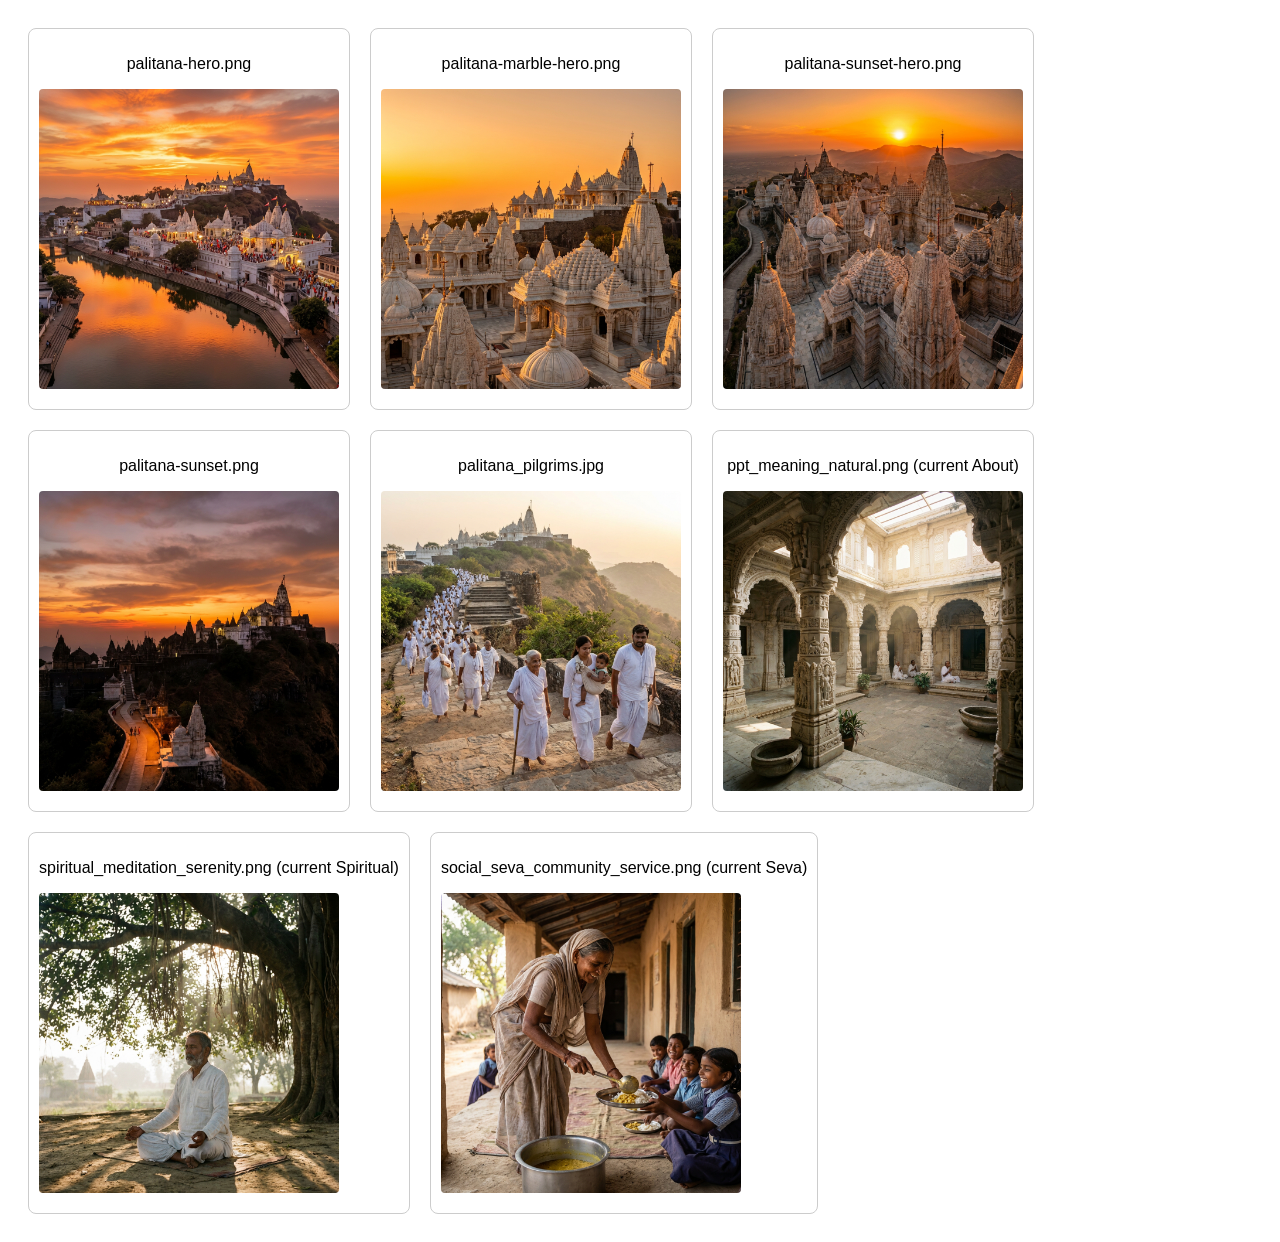
<file: preview_images.html>
<!DOCTYPE html>
<html>

<head>
    <title>Image Preview</title>
    <style>
        body {
            font-family: sans-serif;
            display: flex;
            flex-wrap: wrap;
            gap: 20px;
            padding: 20px;
        }

        div {
            border: 1px solid #ccc;
            padding: 10px;
            border-radius: 8px;
            text-align: center;
        }

        img {
            max-width: 300px;
            display: block;
            margin-bottom: 10px;
            border-radius: 4px;
        }
    </style>
</head>

<body>
    <div>
        <p>palitana-hero.png</p><img src="assets/images/palitana-hero.png">
    </div>
    <div>
        <p>palitana-marble-hero.png</p><img src="assets/images/palitana-marble-hero.png">
    </div>
    <div>
        <p>palitana-sunset-hero.png</p><img src="assets/images/palitana-sunset-hero.png">
    </div>
    <div>
        <p>palitana-sunset.png</p><img src="assets/images/palitana-sunset.png">
    </div>
    <div>
        <p>palitana_pilgrims.jpg</p><img src="assets/images/palitana_pilgrims.jpg">
    </div>
    <div>
        <p>ppt_meaning_natural.png (current About)</p><img src="assets/images/ppt_meaning_natural.png">
    </div>
    <div>
        <p>spiritual_meditation_serenity.png (current Spiritual)</p><img
            src="assets/images/spiritual_meditation_serenity.png">
    </div>
    <div>
        <p>social_seva_community_service.png (current Seva)</p><img
            src="assets/images/social_seva_community_service.png">
    </div>
</body>

</html>
</file>
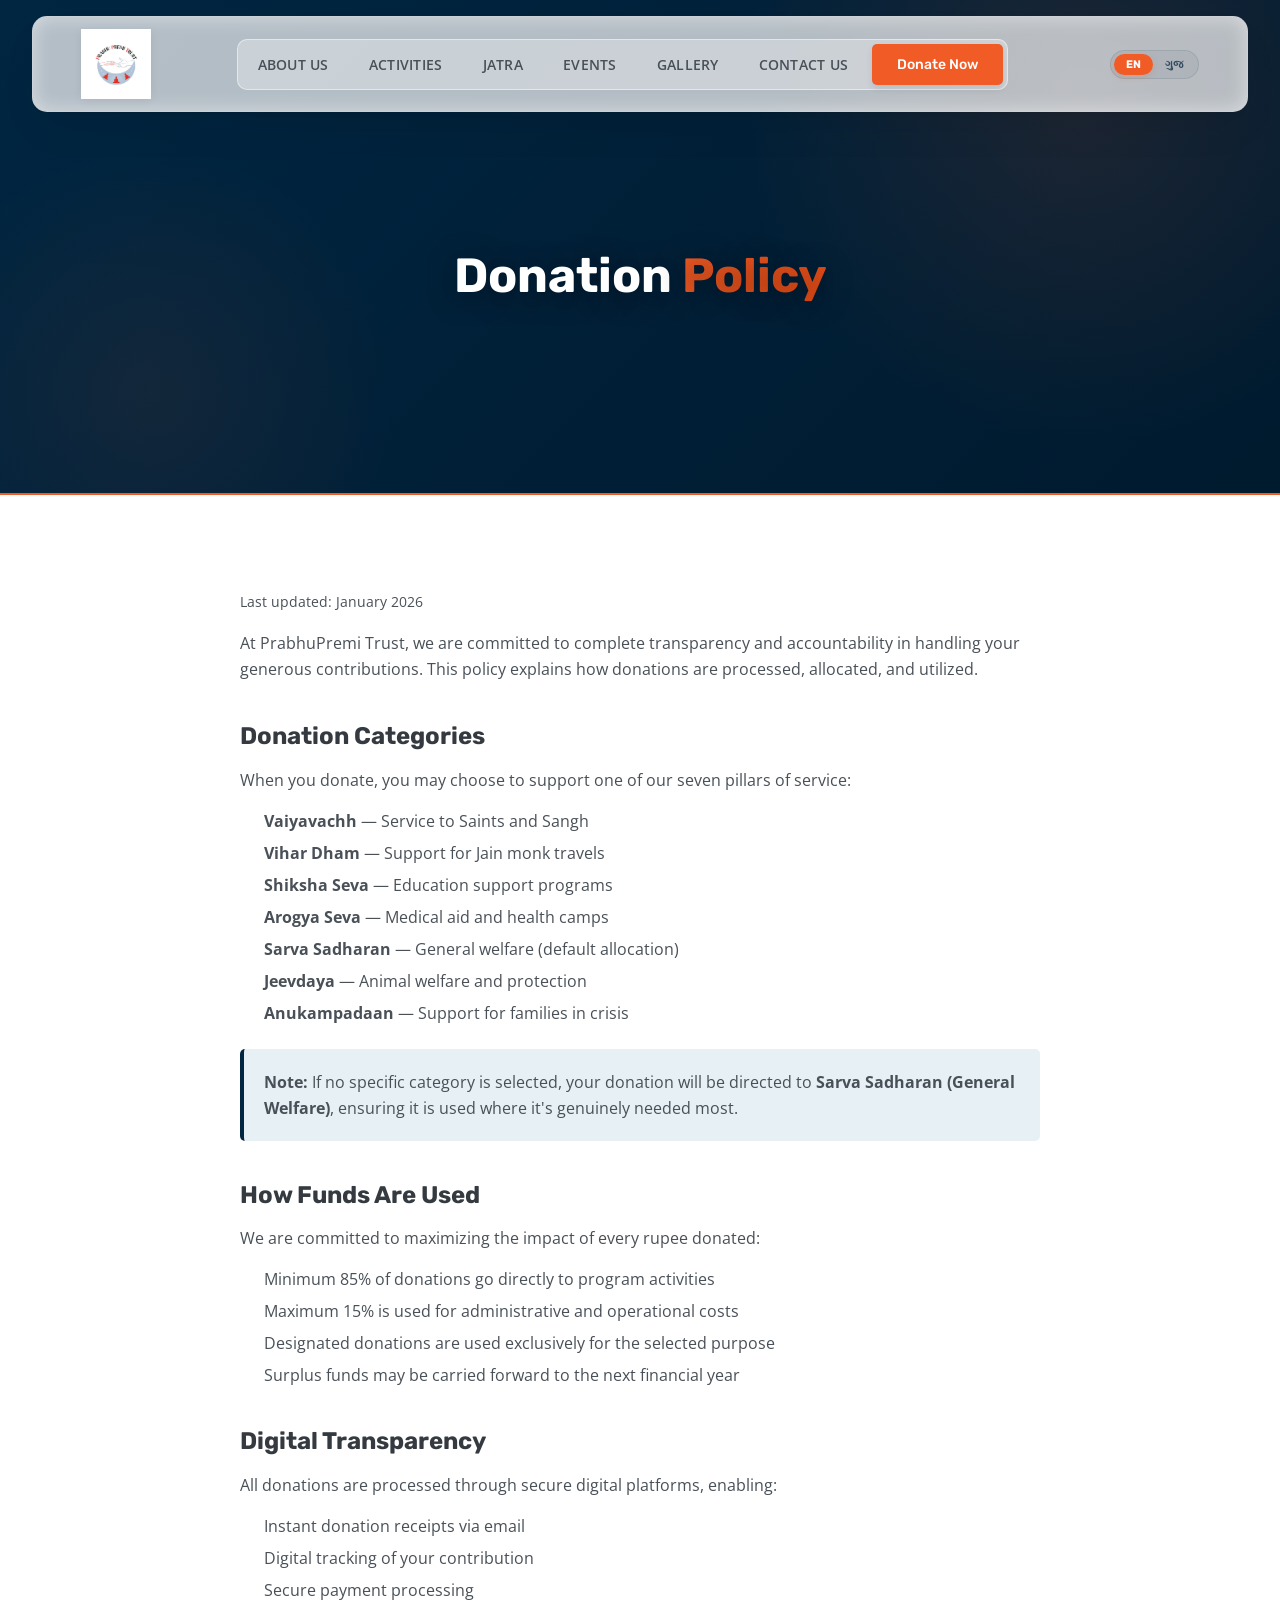
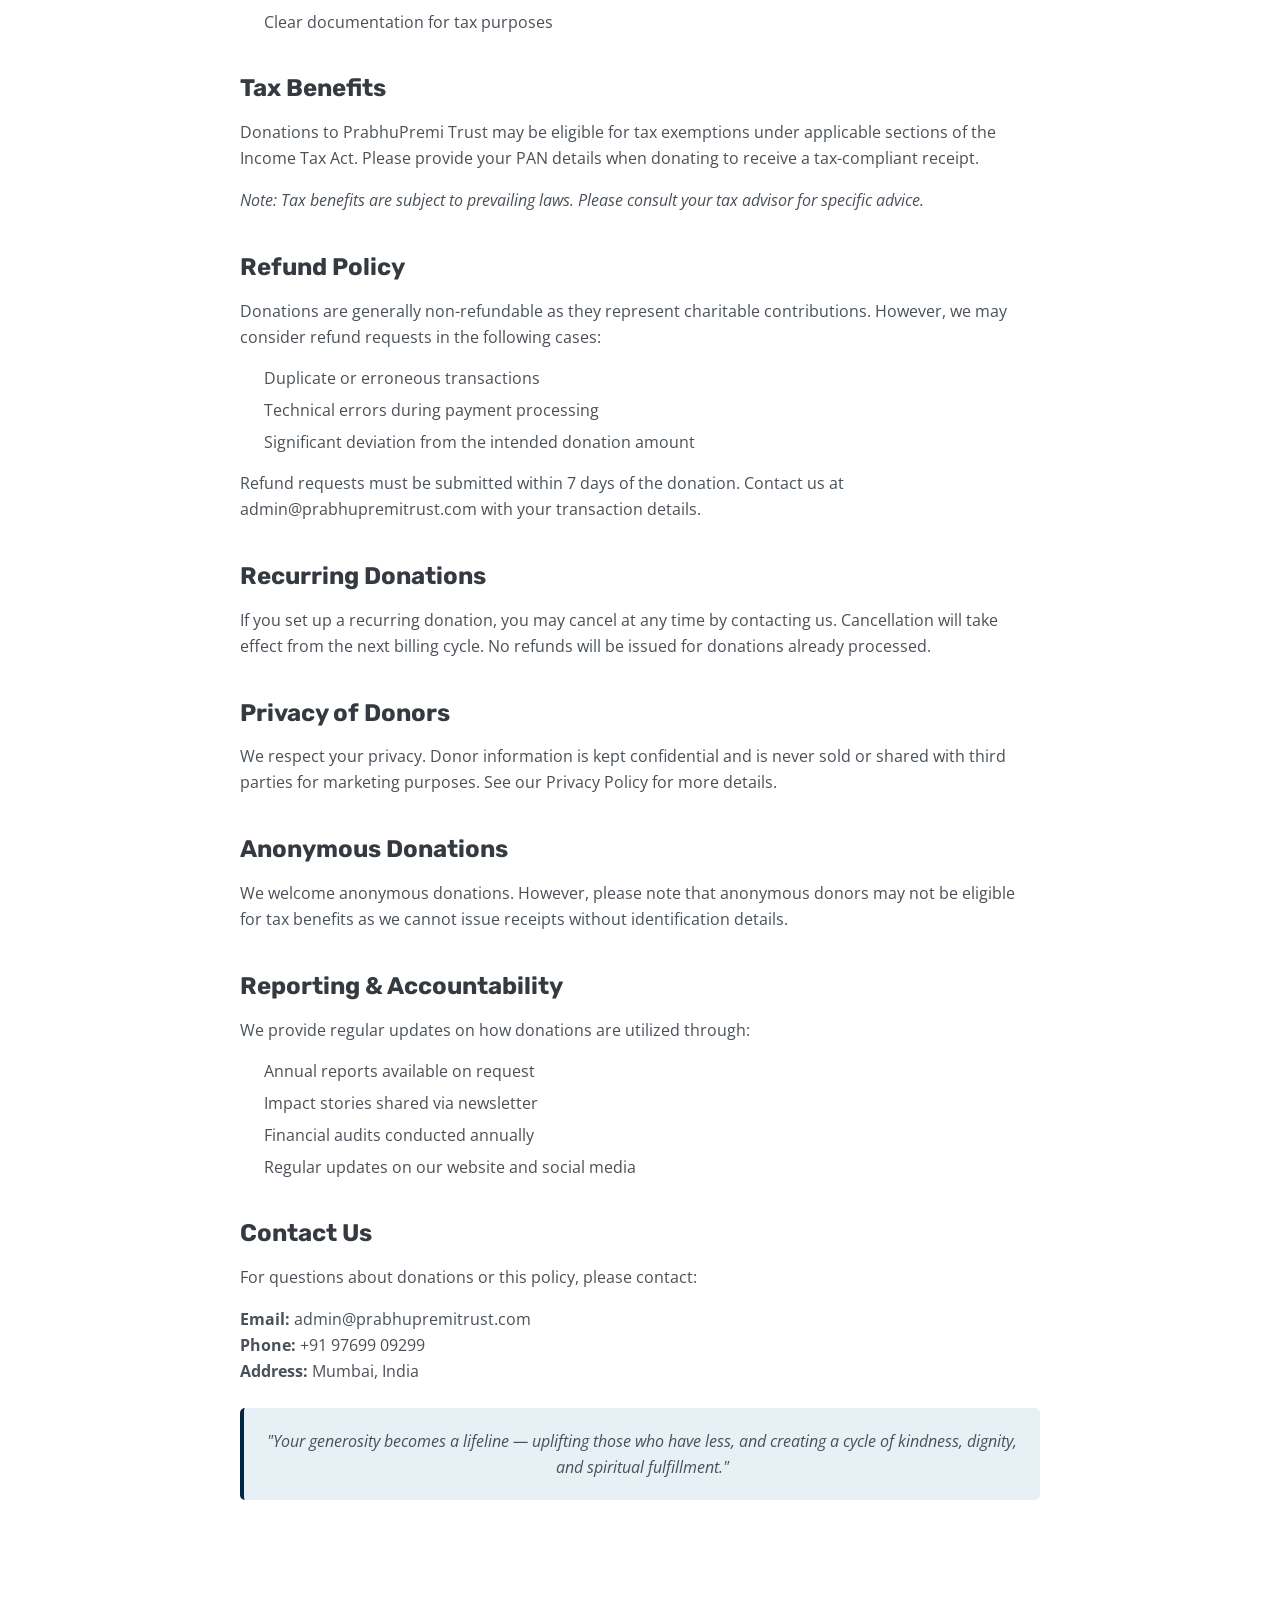
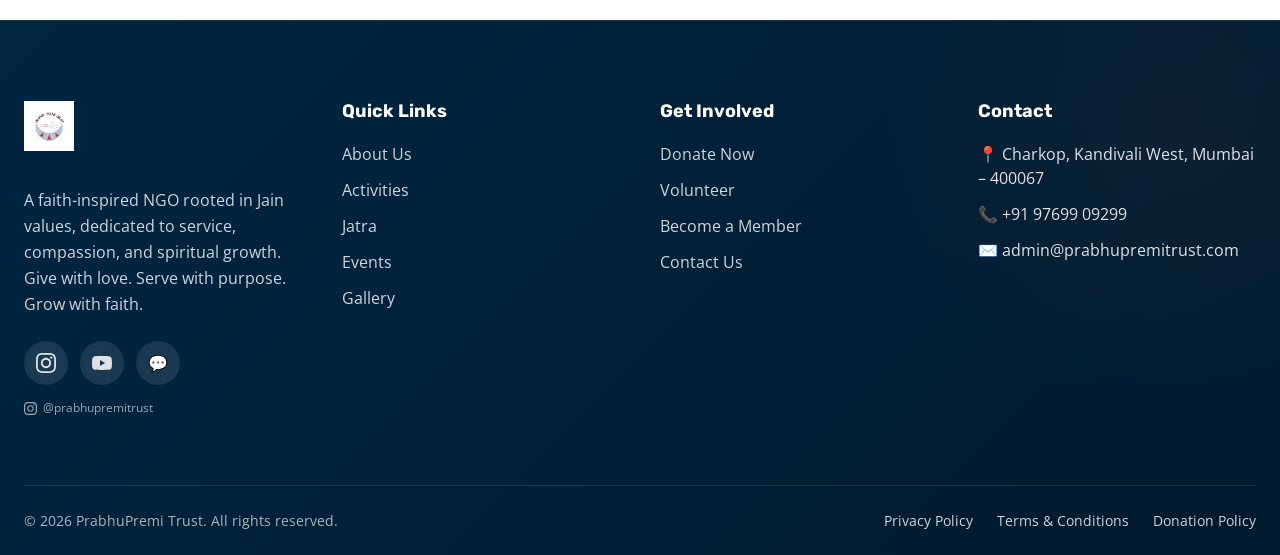
<file: legal/donation-policy.html>
<!DOCTYPE html>
<html lang="en">

<head>
    <meta charset="UTF-8">
    <meta name="viewport" content="width=device-width, initial-scale=1.0">
    <meta name="description"
        content="Donation Policy - How PrabhuPremi Trust handles and allocates your contributions with transparency and accountability.">
    <title>Donation Policy | PrabhuPremi Trust</title>

    <link rel="preconnect" href="https://fonts.googleapis.com">
    <link rel="preconnect" href="https://fonts.gstatic.com" crossorigin>
    <link
        href="https://fonts.googleapis.com/css2?family=Cormorant+Garamond:ital,wght@0,600;0,700;1,600&family=Open+Sans:wght@400;600;700&family=Rubik:wght@400;500;700&display=swap"
        rel="stylesheet">

    <link rel="stylesheet" href="../styles/main.css">
    <link rel="stylesheet" href="../styles/components.css">
    <link rel="stylesheet" href="../styles/pages.css">
    <style>
        .legal-content {
            max-width: 800px;
            margin: 0 auto;
        }

        .legal-content h2 {
            margin-top: var(--space-10);
            margin-bottom: var(--space-4);
            font-size: var(--text-2xl);
        }

        .legal-content p {
            margin-bottom: var(--space-4);
            color: var(--color-neutral-700);
            line-height: var(--leading-relaxed);
        }

        .legal-content ul,
        .legal-content ol {
            margin: var(--space-4) 0;
            padding-left: var(--space-6);
        }

        .legal-content li {
            margin-bottom: var(--space-2);
            color: var(--color-neutral-700);
        }

        .last-updated {
            color: var(--color-neutral-500);
            font-size: var(--text-sm);
            margin-bottom: var(--space-8);
        }

        .highlight-box {
            background: var(--color-secondary-50);
            border-left: 4px solid var(--color-secondary-500);
            padding: var(--space-5);
            margin: var(--space-6) 0;
            border-radius: var(--radius-md);
        }
    </style>
</head>

<body>
    <!-- Navigation -->
    <nav class="navbar">
        <div class="container navbar__container">
            <a href="../index.html" class="navbar__logo">
                <img src="../assets/images/logo.png" alt="PrabhuPremi Trust Logo" class="navbar__logo-img">
            </a>

            <ul class="navbar__menu">
                <li><a href="../about.html" class="navbar__link" data-i18n="nav_about">About Us</a></li>
                <li><a href="../activities.html" class="navbar__link" data-i18n="nav_activities">Activities</a></li>
                <li><a href="../jatra.html" class="navbar__link" data-i18n="nav_jatra">Jatra</a></li>
                <li><a href="../events.html" class="navbar__link" data-i18n="nav_events">Events</a></li>
                <li><a href="../gallery.html" class="navbar__link" data-i18n="nav_gallery">Gallery</a></li>
                <li><a href="../contact.html" class="navbar__link" data-i18n="nav_contact">Contact Us</a></li>
                <li><a href="../donate.html" class="btn btn--primary btn--sm" data-i18n="nav_donate">Donate Now</a></li>
            </ul>

            <button class="navbar__toggle" aria-label="Toggle menu">
                <span></span>
                <span></span>
                <span></span>
            </button>

            <!-- Language Toggle (Integrated) -->
            <div class="navbar__lang">
                <button class="lang-toggle__btn active" data-lang="en">EN</button>
                <button class="lang-toggle__btn" data-lang="gu">ગુજ</button>
            </div>
        </div>
    </nav>

    <!-- Page Hero -->
    <section class="page-hero">
        <div class="container">
            <h1 class="page-hero__title" data-i18n="donation_page_title">Donation <span class="text-gradient">Policy</span></h1>
        </div>
    </section>

    <!-- Content -->
    <section class="section">
        <div class="container">
            <div class="legal-content">
                <p class="last-updated" data-i18n="privacy_last_updated">Last updated: January 2026</p>

                <p data-i18n="donation_intro">
                    At PrabhuPremi Trust, we are committed to complete transparency and accountability
                    in handling your generous contributions. This policy explains how donations are
                    processed, allocated, and utilized.
                </p>

                <h2 data-i18n="donation_section1_title">Donation Categories</h2>
                <p data-i18n="donation_section1_text">When you donate, you may choose to support one of our seven pillars of service:</p>
                <ol data-i18n="donation_section1_list">
                    <li><strong>Vaiyavachh</strong> — Service to Saints and Sangh</li>
                    <li><strong>Vihar Dham</strong> — Support for Jain monk travels</li>
                    <li><strong>Shiksha Seva</strong> — Education support programs</li>
                    <li><strong>Arogya Seva</strong> — Medical aid and health camps</li>
                    <li><strong>Sarva Sadharan</strong> — General welfare (default allocation)</li>
                    <li><strong>Jeevdaya</strong> — Animal welfare and protection</li>
                    <li><strong>Anukampadaan</strong> — Support for families in crisis</li>
                </ol>

                <div class="highlight-box">
                    <p style="margin: 0;" data-i18n="donation_section1_note"><strong>Note:</strong> If no specific category is selected, your donation will
                        be
                        directed to <strong>Sarva Sadharan (General Welfare)</strong>, ensuring it is used
                        where it's genuinely needed most.</p>
                </div>

                <h2 data-i18n="donation_section2_title">How Funds Are Used</h2>
                <p data-i18n="donation_section2_text">
                    We are committed to maximizing the impact of every rupee donated:
                </p>
                <ul data-i18n="donation_section2_list">
                    <li>Minimum 85% of donations go directly to program activities</li>
                    <li>Maximum 15% is used for administrative and operational costs</li>
                    <li>Designated donations are used exclusively for the selected purpose</li>
                    <li>Surplus funds may be carried forward to the next financial year</li>
                </ul>

                <h2 data-i18n="donation_section3_title">Digital Transparency</h2>
                <p data-i18n="donation_section3_text">
                    All donations are processed through secure digital platforms, enabling:
                </p>
                <ul data-i18n="donation_section3_list">
                    <li>Instant donation receipts via email</li>
                    <li>Digital tracking of your contribution</li>
                    <li>Secure payment processing</li>
                    <li>Clear documentation for tax purposes</li>
                </ul>

                <h2 data-i18n="donation_section4_title">Tax Benefits</h2>
                <p data-i18n="donation_section4_text">
                    Donations to PrabhuPremi Trust may be eligible for tax exemptions under
                    applicable sections of the Income Tax Act. Please provide your PAN details
                    when donating to receive a tax-compliant receipt.
                </p>
                <p data-i18n="donation_section4_note">
                    <em>Note: Tax benefits are subject to prevailing laws. Please consult your
                        tax advisor for specific advice.</em>
                </p>

                <h2 data-i18n="donation_section5_title">Refund Policy</h2>
                <p data-i18n="donation_section5_text">
                    Donations are generally non-refundable as they represent charitable contributions.
                    However, we may consider refund requests in the following cases:
                </p>
                <ul data-i18n="donation_section5_list">
                    <li>Duplicate or erroneous transactions</li>
                    <li>Technical errors during payment processing</li>
                    <li>Significant deviation from the intended donation amount</li>
                </ul>
                <p data-i18n="donation_section5_note">
                    Refund requests must be submitted within 7 days of the donation.
                    Contact us at admin@prabhupremitrust.com with your transaction details.
                </p>

                <h2 data-i18n="donation_section6_title">Recurring Donations</h2>
                <p data-i18n="donation_section6_text">
                    If you set up a recurring donation, you may cancel at any time by contacting us.
                    Cancellation will take effect from the next billing cycle. No refunds will be
                    issued for donations already processed.
                </p>

                <h2 data-i18n="donation_section7_title">Privacy of Donors</h2>
                <p data-i18n="donation_section7_text">
                    We respect your privacy. Donor information is kept confidential and is never
                    sold or shared with third parties for marketing purposes. See our
                    Privacy Policy for more details.
                </p>

                <h2 data-i18n="donation_section8_title">Anonymous Donations</h2>
                <p data-i18n="donation_section8_text">
                    We welcome anonymous donations. However, please note that anonymous donors
                    may not be eligible for tax benefits as we cannot issue receipts without
                    identification details.
                </p>

                <h2 data-i18n="donation_section9_title">Reporting & Accountability</h2>
                <p data-i18n="donation_section9_text">
                    We provide regular updates on how donations are utilized through:
                </p>
                <ul data-i18n="donation_section9_list">
                    <li>Annual reports available on request</li>
                    <li>Impact stories shared via newsletter</li>
                    <li>Financial audits conducted annually</li>
                    <li>Regular updates on our website and social media</li>
                </ul>

                <h2 data-i18n="donation_section10_title">Contact Us</h2>
                <p data-i18n="donation_section10_text">
                    For questions about donations or this policy, please contact:
                </p>
                <p>
                    <strong data-i18n="label_email">Email:</strong> admin@prabhupremitrust.com<br>
                    <strong data-i18n="label_phone">Phone:</strong> +91 97699 09299<br>
                    <strong data-i18n="label_address">Address:</strong> Mumbai, India
                </p>

                <div class="highlight-box"
                    style="background: var(--color-secondary-50); border-color: var(--color-secondary-500);">
                    <p style="margin: 0; text-align: center; font-style: italic;" data-i18n="donation_footer_quote">
                        "Your generosity becomes a lifeline — uplifting those who have less,
                        and creating a cycle of kindness, dignity, and spiritual fulfillment."
                    </p>
                </div>
            </div>
        </div>
    </section>

    <!-- Footer -->
    <footer class="footer">
        <div class="container">
            <div class="footer__grid">
                                <div class="footer__brand">
                    <div class="footer__logo">
                        <img src="../assets/images/logo.png" alt="PrabhuPremi Trust Logo" class="footer__logo-img">
                    </div>
                    <p>
                        A faith-inspired NGO rooted in Jain values, dedicated to service, compassion,
                        and spiritual growth. Give with love. Serve with purpose. Grow with faith.
                    </p>
                    <div class="footer__social">
                        <a href="https://www.instagram.com/prabhupremitrust/" target="_blank" rel="noopener" aria-label="Instagram" class="social--instagram">
                            <svg xmlns="http://www.w3.org/2000/svg" viewBox="0 0 24 24"><path d="M12 2.163c3.204 0 3.584.012 4.85.07 3.252.148 4.771 1.691 4.919 4.919.058 1.265.069 1.645.069 4.849 0 3.205-.012 3.584-.069 4.849-.149 3.225-1.664 4.771-4.919 4.919-1.266.058-1.644.07-4.85.07-3.204 0-3.584-.012-4.849-.07-3.26-.149-4.771-1.699-4.919-4.92-.058-1.265-.07-1.644-.07-4.849 0-3.204.013-3.583.07-4.849.149-3.227 1.664-4.771 4.919-4.919 1.266-.057 1.645-.069 4.849-.069zm0-2.163c-3.259 0-3.667.014-4.947.072-4.358.2-6.78 2.618-6.98 6.98-.059 1.281-.073 1.689-.073 4.948 0 3.259.014 3.668.072 4.948.2 4.358 2.618 6.78 6.98 6.98 1.281.058 1.689.072 4.948.072 3.259 0 3.668-.014 4.948-.072 4.354-.2 6.782-2.618 6.979-6.98.059-1.28.073-1.689.073-4.948 0-3.259-.014-3.667-.072-4.947-.196-4.354-2.617-6.78-6.979-6.98-1.281-.059-1.69-.073-4.949-.073zm0 5.838c-3.403 0-6.162 2.759-6.162 6.162s2.759 6.163 6.162 6.163 6.162-2.759 6.162-6.163c0-3.403-2.759-6.162-6.162-6.162zm0 10.162c-2.209 0-4-1.79-4-4 0-2.209 1.791-4 4-4s4 1.791 4 4c0 2.21-1.791 4-4 4zm6.406-11.845c-.796 0-1.441.645-1.441 1.44s.645 1.44 1.441 1.44c.795 0 1.439-.645 1.439-1.44s-.644-1.44-1.439-1.44z"/></svg>
                        </a>
                        <a href="https://www.youtube.com/@PrabhuPremiTrust" target="_blank" rel="noopener" aria-label="YouTube" class="social--youtube"><svg xmlns="http://www.w3.org/2000/svg" viewBox="0 0 24 24"><path d="M23.498 6.186a3.016 3.016 0 0 0-2.122-2.136C19.505 3.545 12 3.545 12 3.545s-7.505 0-9.377.505A3.017 3.017 0 0 0 .502 6.186C0 8.07 0 12 0 12s0 3.93.502 5.814a3.016 3.016 0 0 0 2.122 2.136c1.871.505 9.376.505 9.376.505s7.505 0 9.377-.505a3.015 3.015 0 0 0 2.122-2.136C24 15.93 24 12 24 12s0-3.93-.502-5.814zM9.545 15.568V8.432L15.818 12l-6.273 3.568z"/></svg></a>
                        <a href="#" aria-label="WhatsApp">💬</a>
                    </div>
                    <div style="margin-top:0.75rem;">
                        <a href="https://www.instagram.com/prabhupremitrust/" target="_blank" rel="noopener"
                           style="display:inline-flex;align-items:center;gap:0.4rem;font-size:0.78rem;color:rgba(255,255,255,0.6);text-decoration:none;transition:color 0.2s;"
                           onmouseover="this.style.color='#f09433'" onmouseout="this.style.color='rgba(255,255,255,0.6)'">
                            <svg width="13" height="13" viewBox="0 0 24 24" fill="currentColor"><path d="M12 2.163c3.204 0 3.584.012 4.85.07 3.252.148 4.771 1.691 4.919 4.919.058 1.265.069 1.645.069 4.849 0 3.205-.012 3.584-.069 4.849-.149 3.225-1.664 4.771-4.919 4.919-1.266.058-1.644.07-4.85.07-3.204 0-3.584-.012-4.849-.07-3.26-.149-4.771-1.699-4.919-4.92-.058-1.265-.07-1.644-.07-4.849 0-3.204.013-3.583.07-4.849.149-3.227 1.664-4.771 4.919-4.919 1.266-.057 1.645-.069 4.849-.069zm0-2.163c-3.259 0-3.667.014-4.947.072-4.358.2-6.78 2.618-6.98 6.98-.059 1.281-.073 1.689-.073 4.948 0 3.259.014 3.668.072 4.948.2 4.358 2.618 6.78 6.98 6.98 1.281.058 1.689.072 4.948.072 3.259 0 3.668-.014 4.948-.072 4.354-.2 6.782-2.618 6.979-6.98.059-1.28.073-1.689.073-4.948 0-3.259-.014-3.667-.072-4.947-.196-4.354-2.617-6.78-6.979-6.98-1.281-.059-1.69-.073-4.949-.073zm0 5.838c-3.403 0-6.162 2.759-6.162 6.162s2.759 6.163 6.162 6.163 6.162-2.759 6.162-6.163c0-3.403-2.759-6.162-6.162-6.162zm0 10.162c-2.209 0-4-1.79-4-4 0-2.209 1.791-4 4-4s4 1.791 4 4c0 2.21-1.791 4-4 4zm6.406-11.845c-.796 0-1.441.645-1.441 1.44s.645 1.44 1.441 1.44c.795 0 1.439-.645 1.439-1.44s-.644-1.44-1.439-1.44z"/></svg>
                            @prabhupremitrust
                        </a>
                    </div>
                </div>

                <div class="footer__column">
                    <h4 data-i18n="nav_quick_links">Quick Links</h4>
                    <nav class="footer__links">
                        <a href="../about.html" data-i18n="nav_about">About Us</a>
                        <a href="../activities.html" data-i18n="nav_activities">Our Activities</a>
                        <a href="../jatra.html" data-i18n="nav_jatra">Jatra</a>
                        <a href="../events.html" data-i18n="nav_events">Events</a>
                        <a href="../gallery.html" data-i18n="nav_gallery">Gallery</a>
                    </nav>
                </div>

                <div class="footer__column">
                    <h4 data-i18n="nav_get_involved">Get Involved</h4>
                    <nav class="footer__links">
                        <a href="../donate.html" data-i18n="nav_donate">Donate</a>
                        <a href="../community.html" data-i18n="nav_volunteer">Volunteer</a>
                        <a href="../community.html" data-i18n="nav_member">Become a Member</a>
                        <a href="../contact.html" data-i18n="nav_contact">Contact Us</a>
                    </nav>
                </div>

                <div class="footer__column">
                    <h4 data-i18n="nav_contact_header">Contact</h4>
                    <div class="footer__links">
                        <p data-i18n="footer_address">📍 Charkop, Kandivali West, Mumbai – 400067</p>
                        <p>📞 <a href="tel:+919769909299" style="color: inherit; text-decoration: none;">+91 97699 09299</a></p>
                        <p>✉️ <a href="mailto:admin@prabhupremitrust.com"
                                style="color: inherit; text-decoration: none;">admin@prabhupremitrust.com</a></p>
                    </div>
                </div>
            </div>

            <div class="footer__bottom">
                <p class="footer__copyright" data-i18n="footer_copyright">© 2026 PrabhuPremi Trust. All rights reserved.
                </p>
                <nav class="footer__legal">
                    <a href="privacy.html" data-i18n="footer_privacy">Privacy Policy</a>
                    <a href="terms.html" data-i18n="footer_terms">Terms & Conditions</a>
                    <a href="donation-policy.html" data-i18n="footer_donation_policy">Donation Policy</a>
                </nav>
            </div>
        </div>
    </footer>

    <script src="../scripts/main.js?v=5"></script>
</body>

</html>
</file>
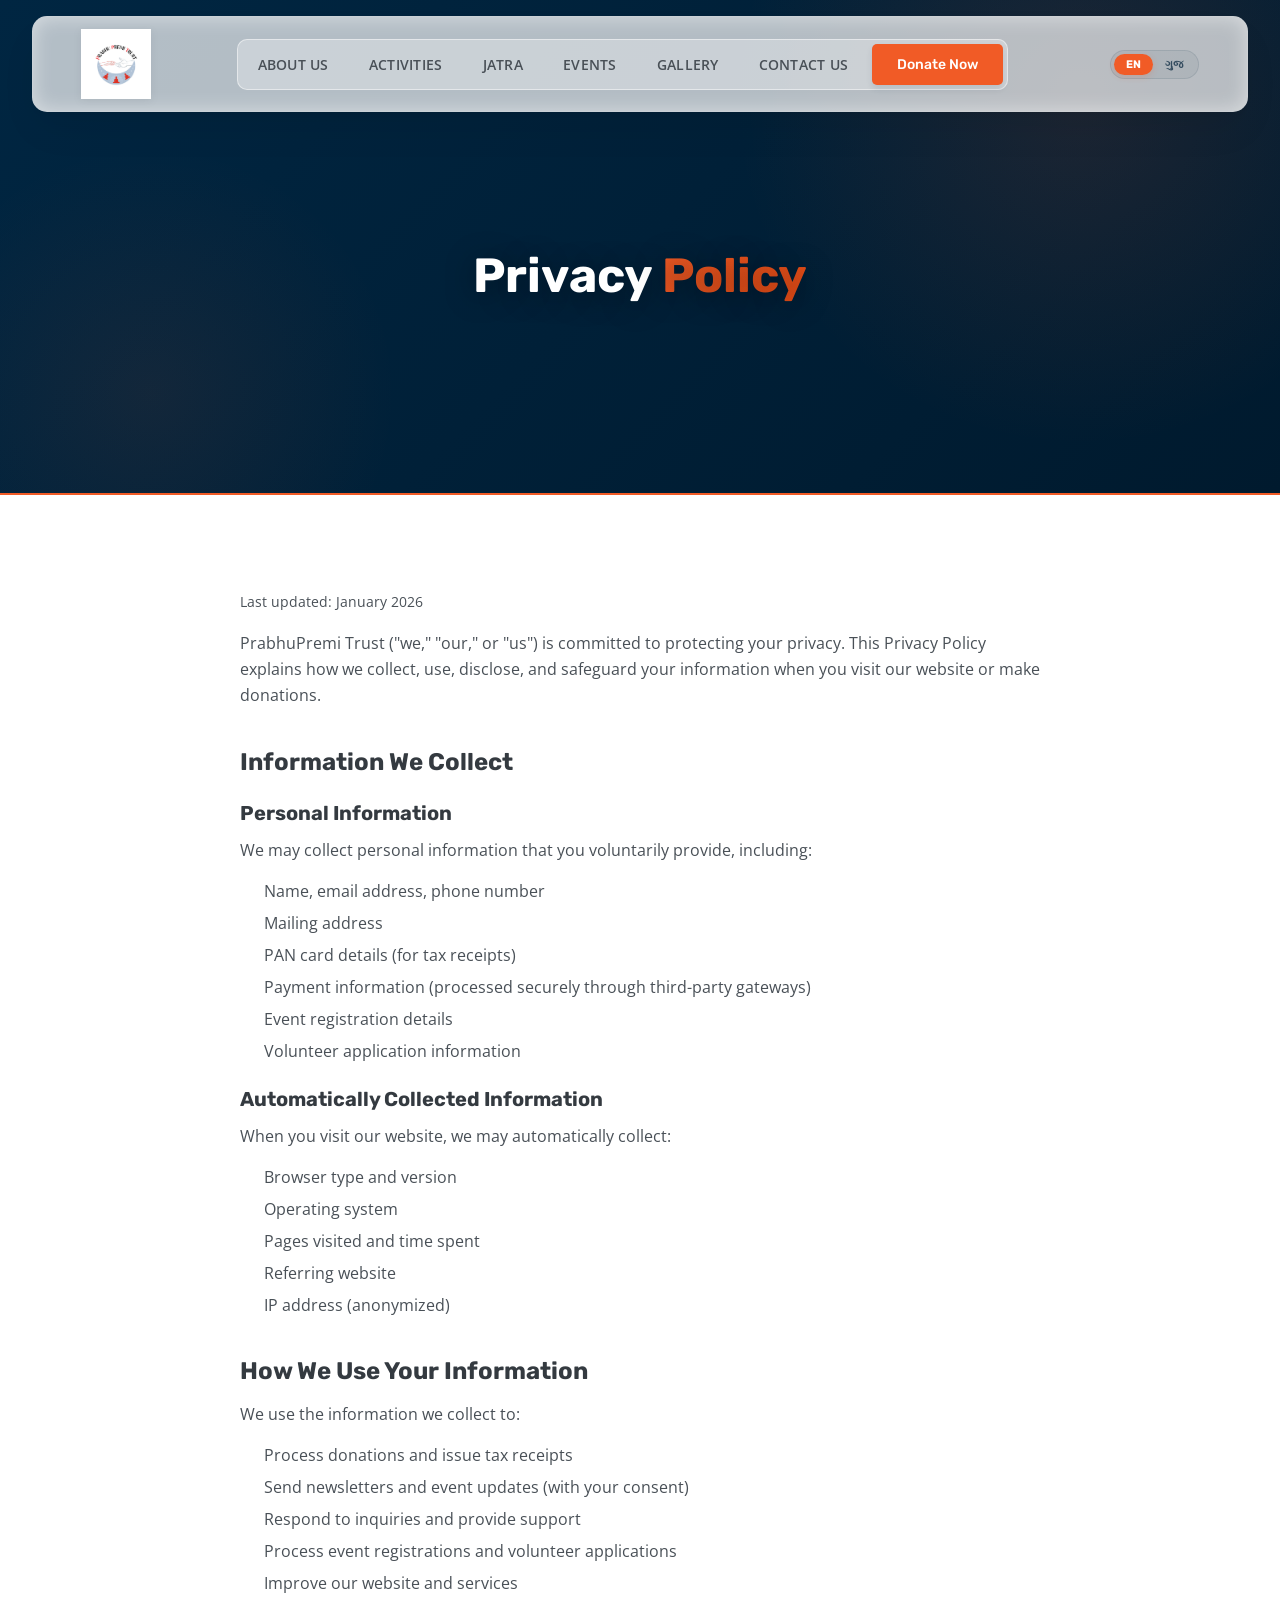
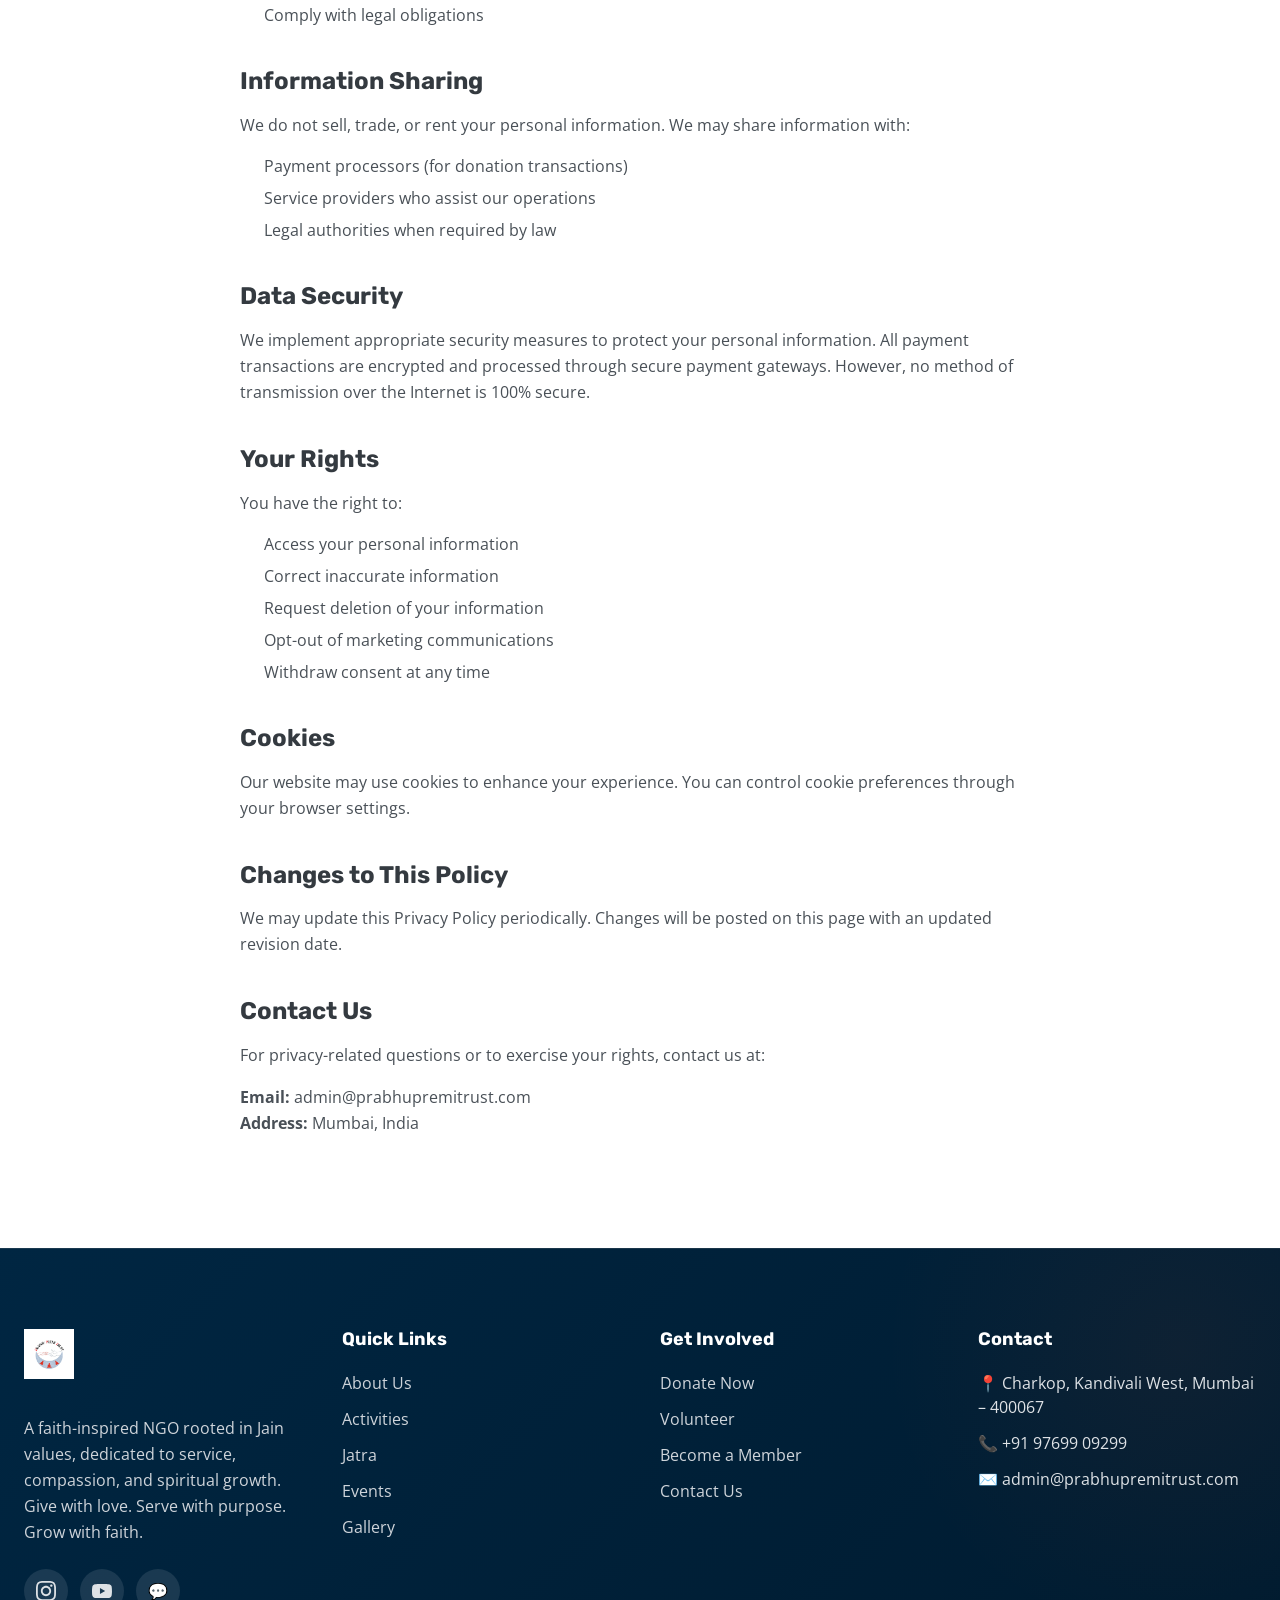
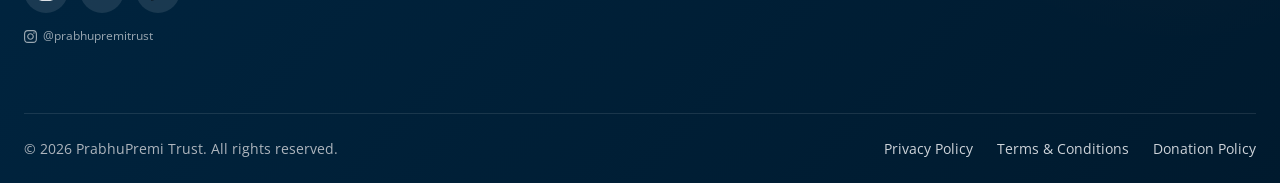
<file: legal/privacy.html>
<!DOCTYPE html>
<html lang="en">

<head>
    <meta charset="UTF-8">
    <meta name="viewport" content="width=device-width, initial-scale=1.0">
    <meta name="description"
        content="Privacy Policy - PrabhuPremi Trust's commitment to protecting your personal information.">
    <title>Privacy Policy | PrabhuPremi Trust</title>

    <link rel="preconnect" href="https://fonts.googleapis.com">
    <link rel="preconnect" href="https://fonts.gstatic.com" crossorigin>
    <link
        href="https://fonts.googleapis.com/css2?family=Cormorant+Garamond:ital,wght@0,600;0,700;1,600&family=Open+Sans:wght@400;600;700&family=Rubik:wght@400;500;700&display=swap"
        rel="stylesheet">

    <link rel="stylesheet" href="../styles/main.css">
    <link rel="stylesheet" href="../styles/components.css">
    <link rel="stylesheet" href="../styles/pages.css">
    <style>
        .legal-content {
            max-width: 800px;
            margin: 0 auto;
        }

        .legal-content h2 {
            margin-top: var(--space-10);
            margin-bottom: var(--space-4);
            font-size: var(--text-2xl);
        }

        .legal-content h3 {
            margin-top: var(--space-6);
            margin-bottom: var(--space-3);
            font-size: var(--text-xl);
        }

        .legal-content p {
            margin-bottom: var(--space-4);
            color: var(--color-neutral-700);
            line-height: var(--leading-relaxed);
        }

        .legal-content ul {
            margin: var(--space-4) 0;
            padding-left: var(--space-6);
        }

        .legal-content li {
            margin-bottom: var(--space-2);
            color: var(--color-neutral-700);
        }

        .last-updated {
            color: var(--color-neutral-500);
            font-size: var(--text-sm);
            margin-bottom: var(--space-8);
        }
    </style>
</head>

<body>
    <!-- Navigation -->
    <nav class="navbar">
        <div class="container navbar__container">
            <a href="../index.html" class="navbar__logo">
                <img src="../assets/images/logo.png" alt="PrabhuPremi Trust Logo" class="navbar__logo-img">
            </a>

            <ul class="navbar__menu">
                <li><a href="../about.html" class="navbar__link" data-i18n="nav_about">About Us</a></li>
                <li><a href="../activities.html" class="navbar__link" data-i18n="nav_activities">Activities</a></li>
                <li><a href="../jatra.html" class="navbar__link" data-i18n="nav_jatra">Jatra</a></li>
                <li><a href="../events.html" class="navbar__link" data-i18n="nav_events">Events</a></li>
                <li><a href="../gallery.html" class="navbar__link" data-i18n="nav_gallery">Gallery</a></li>
                <li><a href="../contact.html" class="navbar__link" data-i18n="nav_contact">Contact Us</a></li>
                <li><a href="../donate.html" class="btn btn--primary btn--sm" data-i18n="nav_donate">Donate Now</a></li>
            </ul>

            <button class="navbar__toggle" aria-label="Toggle menu">
                <span></span>
                <span></span>
                <span></span>
            </button>

            <!-- Language Toggle (Integrated) -->
            <div class="navbar__lang">
                <button class="lang-toggle__btn active" data-lang="en">EN</button>
                <button class="lang-toggle__btn" data-lang="gu">ગુજ</button>
            </div>
        </div>
    </nav>

    <!-- Page Hero -->
    <section class="page-hero">
        <div class="container">
            <h1 class="page-hero__title" data-i18n="privacy_page_title">Privacy <span class="text-gradient">Policy</span></h1>
        </div>
    </section>

    <!-- Content -->
    <section class="section">
        <div class="container">
            <div class="legal-content">
                <p class="last-updated" data-i18n="privacy_last_updated">Last updated: January 2026</p>

                <p data-i18n="privacy_intro">
                    PrabhuPremi Trust ("we," "our," or "us") is committed to protecting your privacy.
                    This Privacy Policy explains how we collect, use, disclose, and safeguard your information
                    when you visit our website or make donations.
                </p>

                <h2 data-i18n="privacy_section1_title">Information We Collect</h2>

                <h3 data-i18n="privacy_section1_subtitle1">Personal Information</h3>
                <p data-i18n="privacy_section1_text1">We may collect personal information that you voluntarily provide, including:</p>
                <ul data-i18n="privacy_section1_list1">
                    <li>Name, email address, phone number</li>
                    <li>Mailing address</li>
                    <li>PAN card details (for tax receipts)</li>
                    <li>Payment information (processed securely through third-party gateways)</li>
                    <li>Event registration details</li>
                    <li>Volunteer application information</li>
                </ul>

                <h3 data-i18n="privacy_section1_subtitle2">Automatically Collected Information</h3>
                <p data-i18n="privacy_section1_text2">When you visit our website, we may automatically collect:</p>
                <ul data-i18n="privacy_section1_list2">
                    <li>Browser type and version</li>
                    <li>Operating system</li>
                    <li>Pages visited and time spent</li>
                    <li>Referring website</li>
                    <li>IP address (anonymized)</li>
                </ul>

                <h2 data-i18n="privacy_section2_title">How We Use Your Information</h2>
                <p data-i18n="privacy_section2_text">We use the information we collect to:</p>
                <ul data-i18n="privacy_section2_list">
                    <li>Process donations and issue tax receipts</li>
                    <li>Send newsletters and event updates (with your consent)</li>
                    <li>Respond to inquiries and provide support</li>
                    <li>Process event registrations and volunteer applications</li>
                    <li>Improve our website and services</li>
                    <li>Comply with legal obligations</li>
                </ul>

                <h2 data-i18n="privacy_section3_title">Information Sharing</h2>
                <p data-i18n="privacy_section3_text">
                    We do not sell, trade, or rent your personal information. We may share information with:
                </p>
                <ul data-i18n="privacy_section3_list">
                    <li>Payment processors (for donation transactions)</li>
                    <li>Service providers who assist our operations</li>
                    <li>Legal authorities when required by law</li>
                </ul>

                <h2 data-i18n="privacy_section4_title">Data Security</h2>
                <p data-i18n="privacy_section4_text">
                    We implement appropriate security measures to protect your personal information.
                    All payment transactions are encrypted and processed through secure payment gateways.
                    However, no method of transmission over the Internet is 100% secure.
                </p>

                <h2 data-i18n="privacy_section5_title">Your Rights</h2>
                <p data-i18n="privacy_section5_text">You have the right to:</p>
                <ul data-i18n="privacy_section5_list">
                    <li>Access your personal information</li>
                    <li>Correct inaccurate information</li>
                    <li>Request deletion of your information</li>
                    <li>Opt-out of marketing communications</li>
                    <li>Withdraw consent at any time</li>
                </ul>

                <h2 data-i18n="privacy_section6_title">Cookies</h2>
                <p data-i18n="privacy_section6_text">
                    Our website may use cookies to enhance your experience. You can control cookie
                    preferences through your browser settings.
                </p>

                <h2 data-i18n="privacy_section7_title">Changes to This Policy</h2>
                <p data-i18n="privacy_section7_text">
                    We may update this Privacy Policy periodically. Changes will be posted on this page
                    with an updated revision date.
                </p>

                <h2 data-i18n="privacy_section8_title">Contact Us</h2>
                <p data-i18n="privacy_section8_text">
                    For privacy-related questions or to exercise your rights, contact us at:
                </p>
                <p>
                    <strong data-i18n="label_email">Email:</strong> admin@prabhupremitrust.com<br>
                    <strong data-i18n="label_address">Address:</strong> Mumbai, India
                </p>
            </div>
        </div>
    </section>

    <!-- Footer -->
    <footer class="footer">
        <div class="container">
            <div class="footer__grid">
                                <div class="footer__brand">
                    <div class="footer__logo">
                        <img src="../assets/images/logo.png" alt="PrabhuPremi Trust Logo" class="footer__logo-img">
                    </div>
                    <p>
                        A faith-inspired NGO rooted in Jain values, dedicated to service, compassion,
                        and spiritual growth. Give with love. Serve with purpose. Grow with faith.
                    </p>
                    <div class="footer__social">
                        <a href="https://www.instagram.com/prabhupremitrust/" target="_blank" rel="noopener" aria-label="Instagram" class="social--instagram">
                            <svg xmlns="http://www.w3.org/2000/svg" viewBox="0 0 24 24"><path d="M12 2.163c3.204 0 3.584.012 4.85.07 3.252.148 4.771 1.691 4.919 4.919.058 1.265.069 1.645.069 4.849 0 3.205-.012 3.584-.069 4.849-.149 3.225-1.664 4.771-4.919 4.919-1.266.058-1.644.07-4.85.07-3.204 0-3.584-.012-4.849-.07-3.26-.149-4.771-1.699-4.919-4.92-.058-1.265-.07-1.644-.07-4.849 0-3.204.013-3.583.07-4.849.149-3.227 1.664-4.771 4.919-4.919 1.266-.057 1.645-.069 4.849-.069zm0-2.163c-3.259 0-3.667.014-4.947.072-4.358.2-6.78 2.618-6.98 6.98-.059 1.281-.073 1.689-.073 4.948 0 3.259.014 3.668.072 4.948.2 4.358 2.618 6.78 6.98 6.98 1.281.058 1.689.072 4.948.072 3.259 0 3.668-.014 4.948-.072 4.354-.2 6.782-2.618 6.979-6.98.059-1.28.073-1.689.073-4.948 0-3.259-.014-3.667-.072-4.947-.196-4.354-2.617-6.78-6.979-6.98-1.281-.059-1.69-.073-4.949-.073zm0 5.838c-3.403 0-6.162 2.759-6.162 6.162s2.759 6.163 6.162 6.163 6.162-2.759 6.162-6.163c0-3.403-2.759-6.162-6.162-6.162zm0 10.162c-2.209 0-4-1.79-4-4 0-2.209 1.791-4 4-4s4 1.791 4 4c0 2.21-1.791 4-4 4zm6.406-11.845c-.796 0-1.441.645-1.441 1.44s.645 1.44 1.441 1.44c.795 0 1.439-.645 1.439-1.44s-.644-1.44-1.439-1.44z"/></svg>
                        </a>
                        <a href="https://www.youtube.com/@PrabhuPremiTrust" target="_blank" rel="noopener" aria-label="YouTube" class="social--youtube"><svg xmlns="http://www.w3.org/2000/svg" viewBox="0 0 24 24"><path d="M23.498 6.186a3.016 3.016 0 0 0-2.122-2.136C19.505 3.545 12 3.545 12 3.545s-7.505 0-9.377.505A3.017 3.017 0 0 0 .502 6.186C0 8.07 0 12 0 12s0 3.93.502 5.814a3.016 3.016 0 0 0 2.122 2.136c1.871.505 9.376.505 9.376.505s7.505 0 9.377-.505a3.015 3.015 0 0 0 2.122-2.136C24 15.93 24 12 24 12s0-3.93-.502-5.814zM9.545 15.568V8.432L15.818 12l-6.273 3.568z"/></svg></a>
                        <a href="#" aria-label="WhatsApp">💬</a>
                    </div>
                    <div style="margin-top:0.75rem;">
                        <a href="https://www.instagram.com/prabhupremitrust/" target="_blank" rel="noopener"
                           style="display:inline-flex;align-items:center;gap:0.4rem;font-size:0.78rem;color:rgba(255,255,255,0.6);text-decoration:none;transition:color 0.2s;"
                           onmouseover="this.style.color='#f09433'" onmouseout="this.style.color='rgba(255,255,255,0.6)'">
                            <svg width="13" height="13" viewBox="0 0 24 24" fill="currentColor"><path d="M12 2.163c3.204 0 3.584.012 4.85.07 3.252.148 4.771 1.691 4.919 4.919.058 1.265.069 1.645.069 4.849 0 3.205-.012 3.584-.069 4.849-.149 3.225-1.664 4.771-4.919 4.919-1.266.058-1.644.07-4.85.07-3.204 0-3.584-.012-4.849-.07-3.26-.149-4.771-1.699-4.919-4.92-.058-1.265-.07-1.644-.07-4.849 0-3.204.013-3.583.07-4.849.149-3.227 1.664-4.771 4.919-4.919 1.266-.057 1.645-.069 4.849-.069zm0-2.163c-3.259 0-3.667.014-4.947.072-4.358.2-6.78 2.618-6.98 6.98-.059 1.281-.073 1.689-.073 4.948 0 3.259.014 3.668.072 4.948.2 4.358 2.618 6.78 6.98 6.98 1.281.058 1.689.072 4.948.072 3.259 0 3.668-.014 4.948-.072 4.354-.2 6.782-2.618 6.979-6.98.059-1.28.073-1.689.073-4.948 0-3.259-.014-3.667-.072-4.947-.196-4.354-2.617-6.78-6.979-6.98-1.281-.059-1.69-.073-4.949-.073zm0 5.838c-3.403 0-6.162 2.759-6.162 6.162s2.759 6.163 6.162 6.163 6.162-2.759 6.162-6.163c0-3.403-2.759-6.162-6.162-6.162zm0 10.162c-2.209 0-4-1.79-4-4 0-2.209 1.791-4 4-4s4 1.791 4 4c0 2.21-1.791 4-4 4zm6.406-11.845c-.796 0-1.441.645-1.441 1.44s.645 1.44 1.441 1.44c.795 0 1.439-.645 1.439-1.44s-.644-1.44-1.439-1.44z"/></svg>
                            @prabhupremitrust
                        </a>
                    </div>
                </div>

                <div class="footer__column">
                    <h4 data-i18n="nav_quick_links">Quick Links</h4>
                    <nav class="footer__links">
                        <a href="../about.html" data-i18n="nav_about">About Us</a>
                        <a href="../activities.html" data-i18n="nav_activities">Our Activities</a>
                        <a href="../jatra.html" data-i18n="nav_jatra">Jatra</a>
                        <a href="../events.html" data-i18n="nav_events">Events</a>
                        <a href="../gallery.html" data-i18n="nav_gallery">Gallery</a>
                    </nav>
                </div>

                <div class="footer__column">
                    <h4 data-i18n="nav_get_involved">Get Involved</h4>
                    <nav class="footer__links">
                        <a href="../donate.html" data-i18n="nav_donate">Donate</a>
                        <a href="../community.html" data-i18n="nav_volunteer">Volunteer</a>
                        <a href="../community.html" data-i18n="nav_member">Become a Member</a>
                        <a href="../contact.html" data-i18n="nav_contact">Contact Us</a>
                    </nav>
                </div>

                <div class="footer__column">
                    <h4 data-i18n="nav_contact_header">Contact</h4>
                    <div class="footer__links">
                        <p data-i18n="footer_address">📍 Charkop, Kandivali West, Mumbai – 400067</p>
                        <p>📞 <a href="tel:+919769909299" style="color: inherit; text-decoration: none;">+91 97699 09299</a></p>
                        <p>✉️ <a href="mailto:admin@prabhupremitrust.com"
                                style="color: inherit; text-decoration: none;">admin@prabhupremitrust.com</a></p>
                    </div>
                </div>
            </div>

            <div class="footer__bottom">
                <p class="footer__copyright" data-i18n="footer_copyright">© 2026 PrabhuPremi Trust. All rights reserved.
                </p>
                <nav class="footer__legal">
                    <a href="privacy.html" data-i18n="footer_privacy">Privacy Policy</a>
                    <a href="terms.html" data-i18n="footer_terms">Terms & Conditions</a>
                    <a href="donation-policy.html" data-i18n="footer_donation_policy">Donation Policy</a>
                </nav>
            </div>
        </div>
    </footer>

    <script src="../scripts/main.js?v=5"></script>
</body>

</html>
</file>
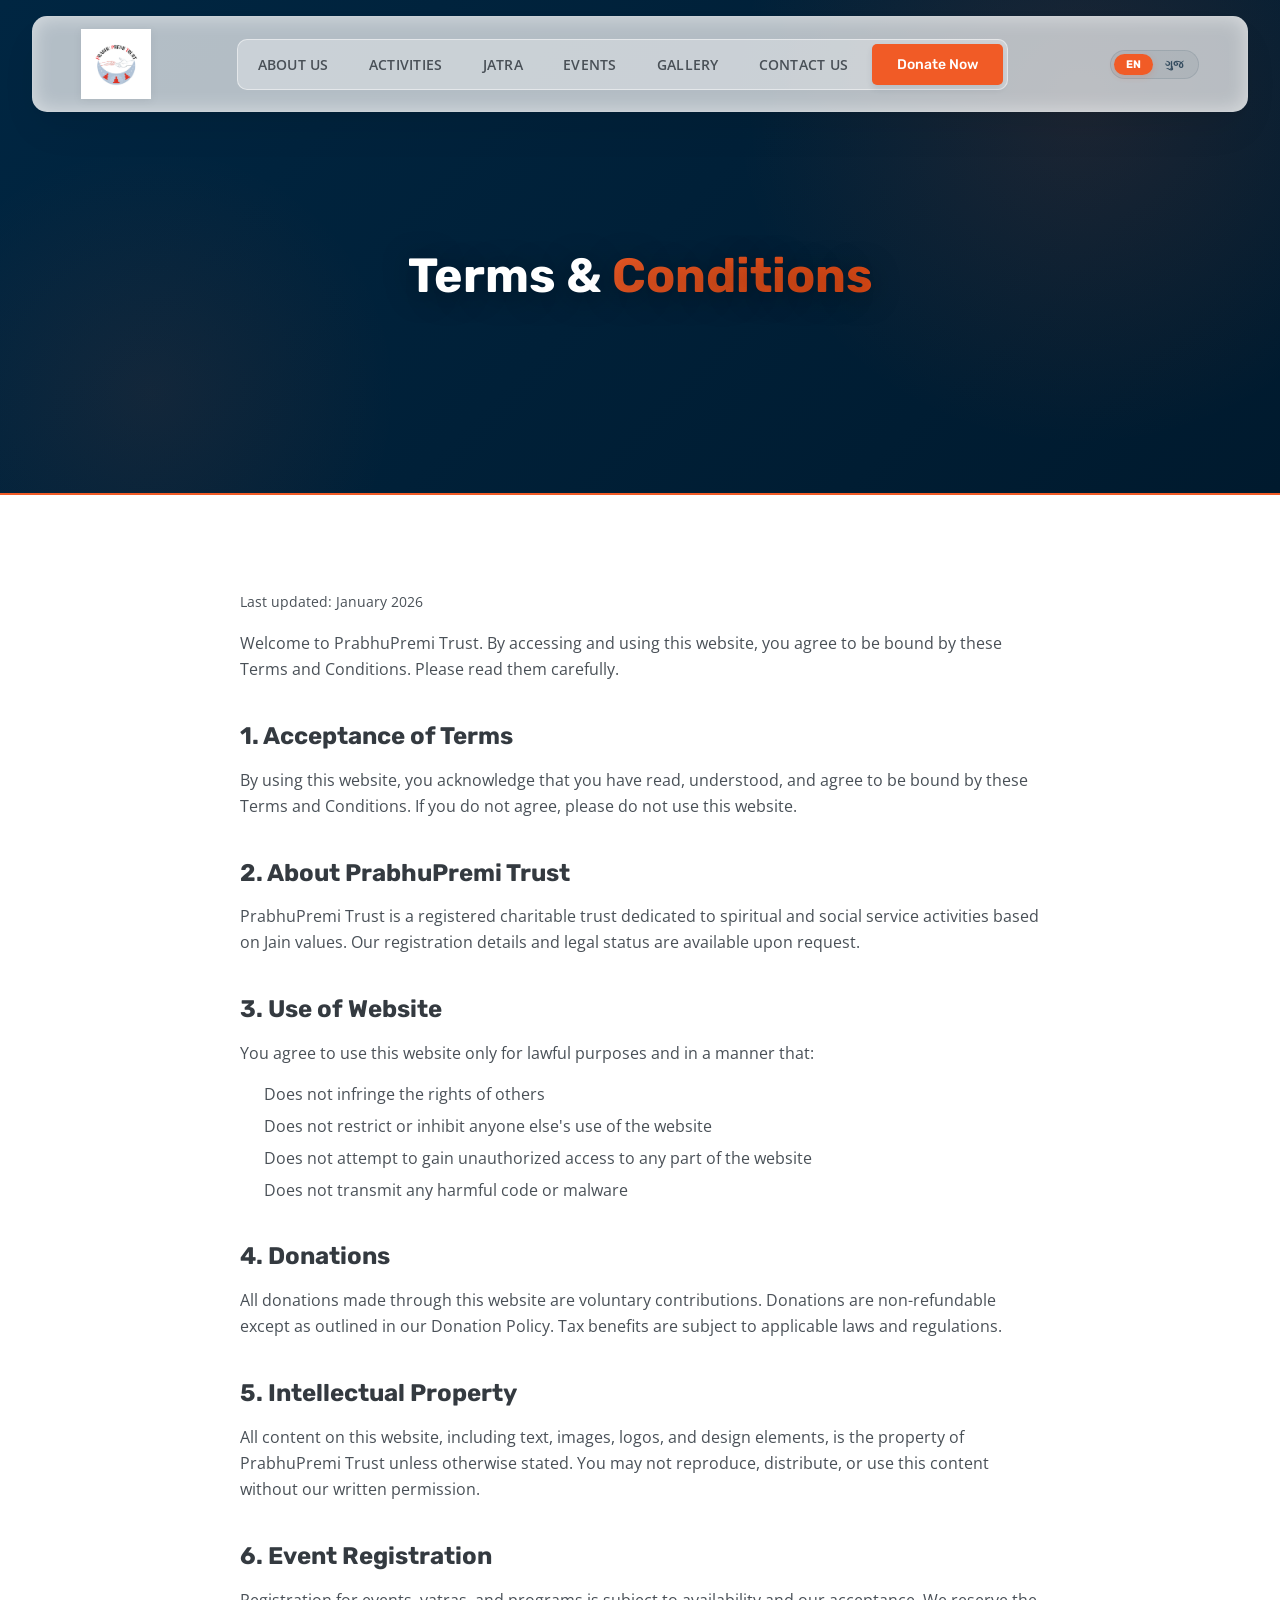
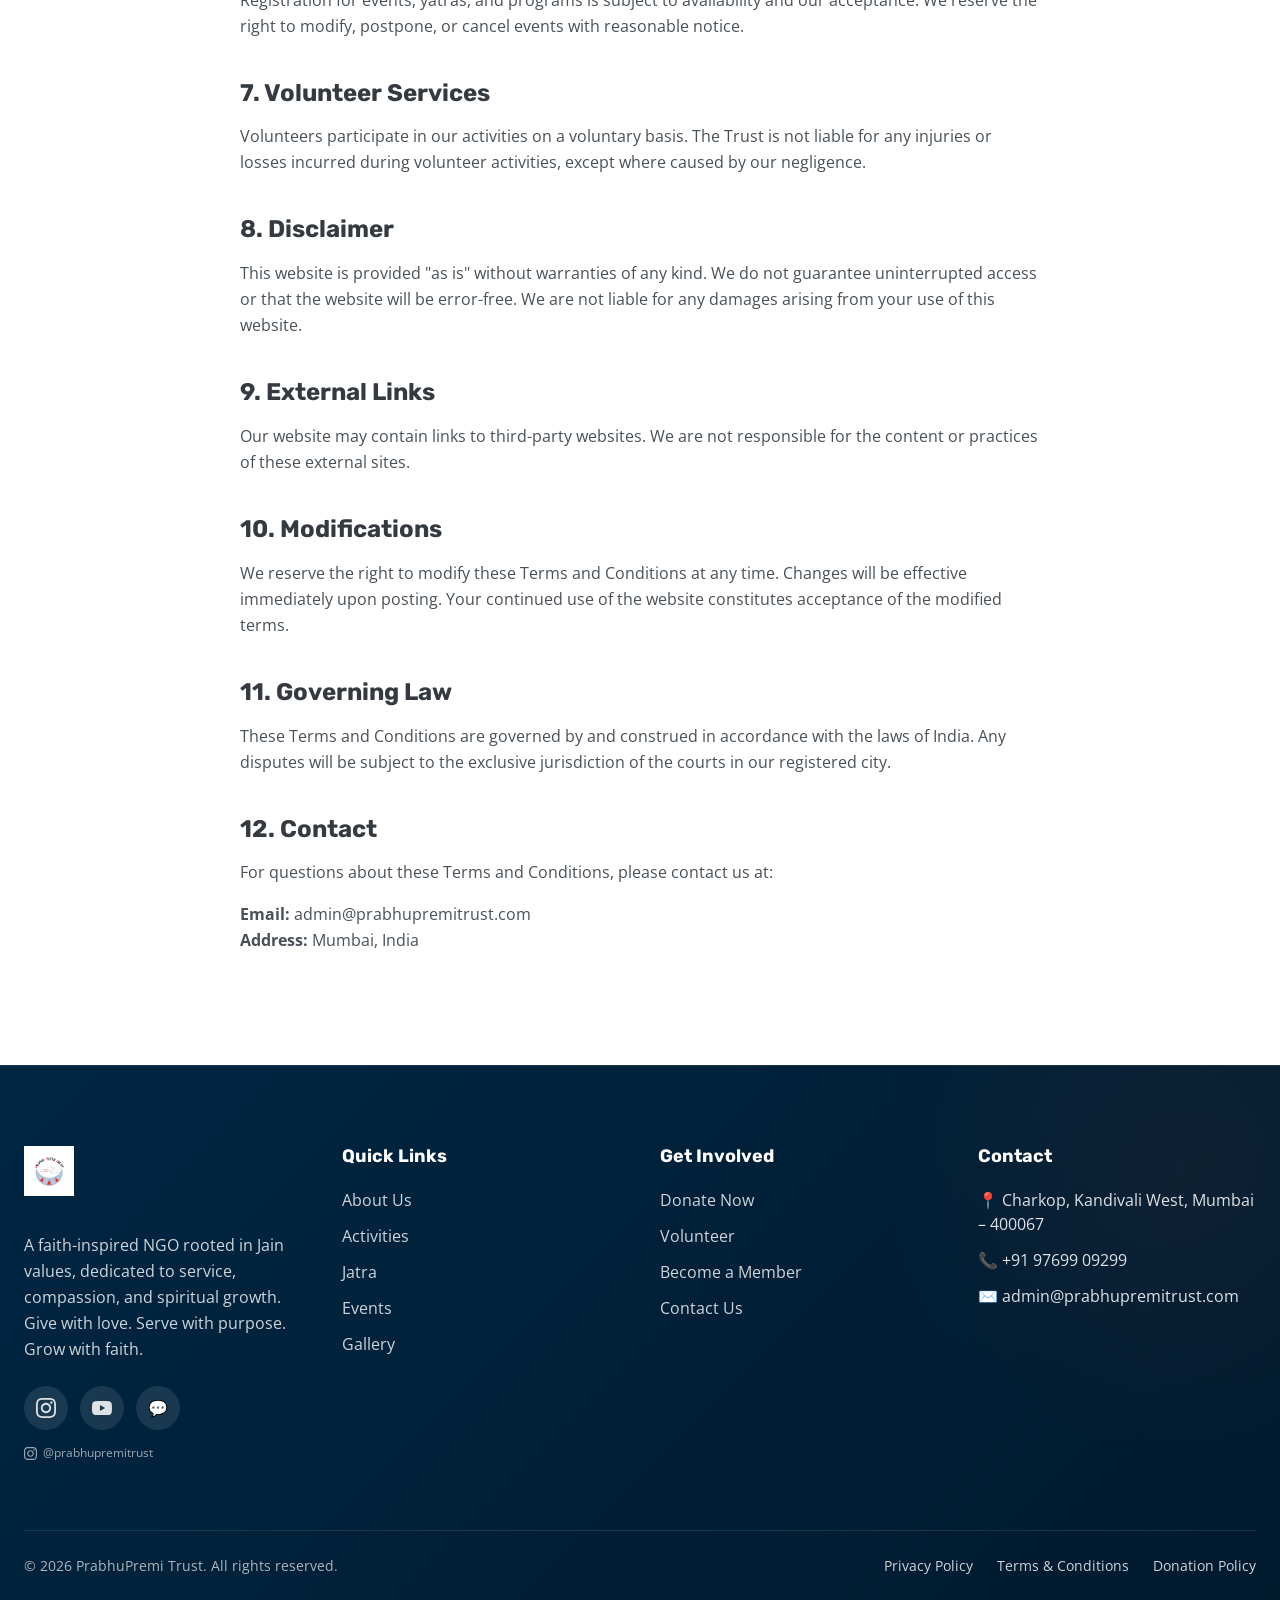
<file: legal/terms.html>
<!DOCTYPE html>
<html lang="en">

<head>
    <meta charset="UTF-8">
    <meta name="viewport" content="width=device-width, initial-scale=1.0">
    <meta name="description" content="Terms and Conditions for using the PrabhuPremi Trust website.">
    <title>Terms & Conditions | PrabhuPremi Trust</title>

    <link rel="preconnect" href="https://fonts.googleapis.com">
    <link rel="preconnect" href="https://fonts.gstatic.com" crossorigin>
    <link
        href="https://fonts.googleapis.com/css2?family=Cormorant+Garamond:ital,wght@0,600;0,700;1,600&family=Open+Sans:wght@400;600;700&family=Rubik:wght@400;500;700&display=swap"
        rel="stylesheet">

    <link rel="stylesheet" href="../styles/main.css">
    <link rel="stylesheet" href="../styles/components.css">
    <link rel="stylesheet" href="../styles/pages.css">
    <style>
        .legal-content {
            max-width: 800px;
            margin: 0 auto;
        }

        .legal-content h2 {
            margin-top: var(--space-10);
            margin-bottom: var(--space-4);
            font-size: var(--text-2xl);
        }

        .legal-content p {
            margin-bottom: var(--space-4);
            color: var(--color-neutral-700);
            line-height: var(--leading-relaxed);
        }

        .legal-content ul {
            margin: var(--space-4) 0;
            padding-left: var(--space-6);
        }

        .legal-content li {
            margin-bottom: var(--space-2);
            color: var(--color-neutral-700);
        }

        .last-updated {
            color: var(--color-neutral-500);
            font-size: var(--text-sm);
            margin-bottom: var(--space-8);
        }
    </style>
</head>

<body>
    <!-- Navigation -->
    <nav class="navbar">
        <div class="container navbar__container">
            <a href="../index.html" class="navbar__logo">
                <img src="../assets/images/logo.png" alt="PrabhuPremi Trust Logo" class="navbar__logo-img">
            </a>

            <ul class="navbar__menu">
                <li><a href="../about.html" class="navbar__link" data-i18n="nav_about">About Us</a></li>
                <li><a href="../activities.html" class="navbar__link" data-i18n="nav_activities">Activities</a></li>
                <li><a href="../jatra.html" class="navbar__link" data-i18n="nav_jatra">Jatra</a></li>
                <li><a href="../events.html" class="navbar__link" data-i18n="nav_events">Events</a></li>
                <li><a href="../gallery.html" class="navbar__link" data-i18n="nav_gallery">Gallery</a></li>
                <li><a href="../contact.html" class="navbar__link" data-i18n="nav_contact">Contact Us</a></li>
                <li><a href="../donate.html" class="btn btn--primary btn--sm" data-i18n="nav_donate">Donate Now</a></li>
            </ul>

            <button class="navbar__toggle" aria-label="Toggle menu">
                <span></span>
                <span></span>
                <span></span>
            </button>

            <!-- Language Toggle (Integrated) -->
            <div class="navbar__lang">
                <button class="lang-toggle__btn active" data-lang="en">EN</button>
                <button class="lang-toggle__btn" data-lang="gu">ગુજ</button>
            </div>
        </div>
    </nav>

    <!-- Page Hero -->
    <section class="page-hero">
        <div class="container">
            <h1 class="page-hero__title" data-i18n="terms_page_title">Terms & <span class="text-gradient">Conditions</span></h1>
        </div>
    </section>

    <!-- Content -->
    <section class="section">
        <div class="container">
            <div class="legal-content">
                <p class="last-updated" data-i18n="privacy_last_updated">Last updated: January 2026</p>

                <p data-i18n="terms_intro">
                    Welcome to PrabhuPremi Trust. By accessing and using this website, you agree to be bound
                    by these Terms and Conditions. Please read them carefully.
                </p>

                <h2 data-i18n="terms_section1_title">1. Acceptance of Terms</h2>
                <p data-i18n="terms_section1_text">
                    By using this website, you acknowledge that you have read, understood, and agree to be
                    bound by these Terms and Conditions. If you do not agree, please do not use this website.
                </p>

                <h2 data-i18n="terms_section2_title">2. About PrabhuPremi Trust</h2>
                <p data-i18n="terms_section2_text">
                    PrabhuPremi Trust is a registered charitable trust dedicated to spiritual and social
                    service activities based on Jain values. Our registration details and legal status
                    are available upon request.
                </p>

                <h2 data-i18n="terms_section3_title">3. Use of Website</h2>
                <p data-i18n="terms_section3_text">You agree to use this website only for lawful purposes and in a manner that:</p>
                <ul data-i18n="terms_section3_list">
                    <li>Does not infringe the rights of others</li>
                    <li>Does not restrict or inhibit anyone else's use of the website</li>
                    <li>Does not attempt to gain unauthorized access to any part of the website</li>
                    <li>Does not transmit any harmful code or malware</li>
                </ul>

                <h2 data-i18n="terms_section4_title">4. Donations</h2>
                <p data-i18n="terms_section4_text">
                    All donations made through this website are voluntary contributions. Donations are
                    non-refundable except as outlined in our Donation Policy. Tax benefits are subject
                    to applicable laws and regulations.
                </p>

                <h2 data-i18n="terms_section5_title">5. Intellectual Property</h2>
                <p data-i18n="terms_section5_text">
                    All content on this website, including text, images, logos, and design elements,
                    is the property of PrabhuPremi Trust unless otherwise stated. You may not reproduce,
                    distribute, or use this content without our written permission.
                </p>

                <h2 data-i18n="terms_section6_title">6. Event Registration</h2>
                <p data-i18n="terms_section6_text">
                    Registration for events, yatras, and programs is subject to availability and our
                    acceptance. We reserve the right to modify, postpone, or cancel events with reasonable notice.
                </p>

                <h2 data-i18n="terms_section7_title">7. Volunteer Services</h2>
                <p data-i18n="terms_section7_text">
                    Volunteers participate in our activities on a voluntary basis. The Trust is not
                    liable for any injuries or losses incurred during volunteer activities, except
                    where caused by our negligence.
                </p>

                <h2 data-i18n="terms_section8_title">8. Disclaimer</h2>
                <p data-i18n="terms_section8_text">
                    This website is provided "as is" without warranties of any kind. We do not guarantee
                    uninterrupted access or that the website will be error-free. We are not liable for
                    any damages arising from your use of this website.
                </p>

                <h2 data-i18n="terms_section9_title">9. External Links</h2>
                <p data-i18n="terms_section9_text">
                    Our website may contain links to third-party websites. We are not responsible for
                    the content or practices of these external sites.
                </p>

                <h2 data-i18n="terms_section10_title">10. Modifications</h2>
                <p data-i18n="terms_section10_text">
                    We reserve the right to modify these Terms and Conditions at any time. Changes
                    will be effective immediately upon posting. Your continued use of the website
                    constitutes acceptance of the modified terms.
                </p>

                <h2 data-i18n="terms_section11_title">11. Governing Law</h2>
                <p data-i18n="terms_section11_text">
                    These Terms and Conditions are governed by and construed in accordance with the
                    laws of India. Any disputes will be subject to the exclusive jurisdiction of the
                    courts in our registered city.
                </p>

                <h2 data-i18n="terms_section12_title">12. Contact</h2>
                <p data-i18n="terms_section12_text">
                    For questions about these Terms and Conditions, please contact us at:
                </p>
                <p>
                    <strong data-i18n="label_email">Email:</strong> admin@prabhupremitrust.com<br>
                    <strong data-i18n="label_address">Address:</strong> Mumbai, India
                </p>
            </div>
        </div>
    </section>

    <!-- Footer -->
    <footer class="footer">
        <div class="container">
            <div class="footer__grid">
                                <div class="footer__brand">
                    <div class="footer__logo">
                        <img src="../assets/images/logo.png" alt="PrabhuPremi Trust Logo" class="footer__logo-img">
                    </div>
                    <p>
                        A faith-inspired NGO rooted in Jain values, dedicated to service, compassion,
                        and spiritual growth. Give with love. Serve with purpose. Grow with faith.
                    </p>
                    <div class="footer__social">
                        <a href="https://www.instagram.com/prabhupremitrust/" target="_blank" rel="noopener" aria-label="Instagram" class="social--instagram">
                            <svg xmlns="http://www.w3.org/2000/svg" viewBox="0 0 24 24"><path d="M12 2.163c3.204 0 3.584.012 4.85.07 3.252.148 4.771 1.691 4.919 4.919.058 1.265.069 1.645.069 4.849 0 3.205-.012 3.584-.069 4.849-.149 3.225-1.664 4.771-4.919 4.919-1.266.058-1.644.07-4.85.07-3.204 0-3.584-.012-4.849-.07-3.26-.149-4.771-1.699-4.919-4.92-.058-1.265-.07-1.644-.07-4.849 0-3.204.013-3.583.07-4.849.149-3.227 1.664-4.771 4.919-4.919 1.266-.057 1.645-.069 4.849-.069zm0-2.163c-3.259 0-3.667.014-4.947.072-4.358.2-6.78 2.618-6.98 6.98-.059 1.281-.073 1.689-.073 4.948 0 3.259.014 3.668.072 4.948.2 4.358 2.618 6.78 6.98 6.98 1.281.058 1.689.072 4.948.072 3.259 0 3.668-.014 4.948-.072 4.354-.2 6.782-2.618 6.979-6.98.059-1.28.073-1.689.073-4.948 0-3.259-.014-3.667-.072-4.947-.196-4.354-2.617-6.78-6.979-6.98-1.281-.059-1.69-.073-4.949-.073zm0 5.838c-3.403 0-6.162 2.759-6.162 6.162s2.759 6.163 6.162 6.163 6.162-2.759 6.162-6.163c0-3.403-2.759-6.162-6.162-6.162zm0 10.162c-2.209 0-4-1.79-4-4 0-2.209 1.791-4 4-4s4 1.791 4 4c0 2.21-1.791 4-4 4zm6.406-11.845c-.796 0-1.441.645-1.441 1.44s.645 1.44 1.441 1.44c.795 0 1.439-.645 1.439-1.44s-.644-1.44-1.439-1.44z"/></svg>
                        </a>
                        <a href="https://www.youtube.com/@PrabhuPremiTrust" target="_blank" rel="noopener" aria-label="YouTube" class="social--youtube"><svg xmlns="http://www.w3.org/2000/svg" viewBox="0 0 24 24"><path d="M23.498 6.186a3.016 3.016 0 0 0-2.122-2.136C19.505 3.545 12 3.545 12 3.545s-7.505 0-9.377.505A3.017 3.017 0 0 0 .502 6.186C0 8.07 0 12 0 12s0 3.93.502 5.814a3.016 3.016 0 0 0 2.122 2.136c1.871.505 9.376.505 9.376.505s7.505 0 9.377-.505a3.015 3.015 0 0 0 2.122-2.136C24 15.93 24 12 24 12s0-3.93-.502-5.814zM9.545 15.568V8.432L15.818 12l-6.273 3.568z"/></svg></a>
                        <a href="#" aria-label="WhatsApp">💬</a>
                    </div>
                    <div style="margin-top:0.75rem;">
                        <a href="https://www.instagram.com/prabhupremitrust/" target="_blank" rel="noopener"
                           style="display:inline-flex;align-items:center;gap:0.4rem;font-size:0.78rem;color:rgba(255,255,255,0.6);text-decoration:none;transition:color 0.2s;"
                           onmouseover="this.style.color='#f09433'" onmouseout="this.style.color='rgba(255,255,255,0.6)'">
                            <svg width="13" height="13" viewBox="0 0 24 24" fill="currentColor"><path d="M12 2.163c3.204 0 3.584.012 4.85.07 3.252.148 4.771 1.691 4.919 4.919.058 1.265.069 1.645.069 4.849 0 3.205-.012 3.584-.069 4.849-.149 3.225-1.664 4.771-4.919 4.919-1.266.058-1.644.07-4.85.07-3.204 0-3.584-.012-4.849-.07-3.26-.149-4.771-1.699-4.919-4.92-.058-1.265-.07-1.644-.07-4.849 0-3.204.013-3.583.07-4.849.149-3.227 1.664-4.771 4.919-4.919 1.266-.057 1.645-.069 4.849-.069zm0-2.163c-3.259 0-3.667.014-4.947.072-4.358.2-6.78 2.618-6.98 6.98-.059 1.281-.073 1.689-.073 4.948 0 3.259.014 3.668.072 4.948.2 4.358 2.618 6.78 6.98 6.98 1.281.058 1.689.072 4.948.072 3.259 0 3.668-.014 4.948-.072 4.354-.2 6.782-2.618 6.979-6.98.059-1.28.073-1.689.073-4.948 0-3.259-.014-3.667-.072-4.947-.196-4.354-2.617-6.78-6.979-6.98-1.281-.059-1.69-.073-4.949-.073zm0 5.838c-3.403 0-6.162 2.759-6.162 6.162s2.759 6.163 6.162 6.163 6.162-2.759 6.162-6.163c0-3.403-2.759-6.162-6.162-6.162zm0 10.162c-2.209 0-4-1.79-4-4 0-2.209 1.791-4 4-4s4 1.791 4 4c0 2.21-1.791 4-4 4zm6.406-11.845c-.796 0-1.441.645-1.441 1.44s.645 1.44 1.441 1.44c.795 0 1.439-.645 1.439-1.44s-.644-1.44-1.439-1.44z"/></svg>
                            @prabhupremitrust
                        </a>
                    </div>
                </div>

                <div class="footer__column">
                    <h4 data-i18n="nav_quick_links">Quick Links</h4>
                    <nav class="footer__links">
                        <a href="../about.html" data-i18n="nav_about">About Us</a>
                        <a href="../activities.html" data-i18n="nav_activities">Our Activities</a>
                        <a href="../jatra.html" data-i18n="nav_jatra">Jatra</a>
                        <a href="../events.html" data-i18n="nav_events">Events</a>
                        <a href="../gallery.html" data-i18n="nav_gallery">Gallery</a>
                    </nav>
                </div>

                <div class="footer__column">
                    <h4 data-i18n="nav_get_involved">Get Involved</h4>
                    <nav class="footer__links">
                        <a href="../donate.html" data-i18n="nav_donate">Donate</a>
                        <a href="../community.html" data-i18n="nav_volunteer">Volunteer</a>
                        <a href="../community.html" data-i18n="nav_member">Become a Member</a>
                        <a href="../contact.html" data-i18n="nav_contact">Contact Us</a>
                    </nav>
                </div>

                <div class="footer__column">
                    <h4 data-i18n="nav_contact_header">Contact</h4>
                    <div class="footer__links">
                        <p data-i18n="footer_address">📍 Charkop, Kandivali West, Mumbai – 400067</p>
                        <p>📞 <a href="tel:+919769909299" style="color: inherit; text-decoration: none;">+91 97699 09299</a></p>
                        <p>✉️ <a href="mailto:admin@prabhupremitrust.com"
                                style="color: inherit; text-decoration: none;">admin@prabhupremitrust.com</a></p>
                    </div>
                </div>
            </div>

            <div class="footer__bottom">
                <p class="footer__copyright" data-i18n="footer_copyright">© 2026 PrabhuPremi Trust. All rights reserved.
                </p>
                <nav class="footer__legal">
                    <a href="privacy.html" data-i18n="footer_privacy">Privacy Policy</a>
                    <a href="terms.html" data-i18n="footer_terms">Terms & Conditions</a>
                    <a href="donation-policy.html" data-i18n="footer_donation_policy">Donation Policy</a>
                </nav>
            </div>
        </div>
    </footer>

    <script src="../scripts/main.js?v=5"></script>
</body>

</html>
</file>
<file: styles/main.css>
:root {
  /* ===== COLOR PALETTE - ORIGINAL (KEPT) ===== */
  /* Primary - Warm Orange (Charity/Hope) */
  --color-primary-50: #FFF5F2;
  --color-primary-100: #FFE8E0;
  --color-primary-200: #FFCFC2;
  --color-primary-300: #FFA68F;
  --color-primary-400: #F7734A;
  --color-primary-500: #F15B26;
  --color-primary-600: #E04A15;
  --color-primary-700: #C03A0D;

  /* Secondary - Deep Navy (Trust/Authority) */
  --color-secondary-50: #E6F0F5;
  --color-secondary-100: #CCE1EB;
  --color-secondary-200: #99C3D6;
  --color-secondary-300: #668FA8;
  --color-secondary-400: #334B5E;
  --color-secondary-500: #002642;
  --color-secondary-600: #001A2E;
  --color-secondary-700: #00121F;
  --color-secondary-800: #000A12;
  --color-secondary-900: #000000;

  /* Accent - Teal Green (Growth/Compassion) */
  --color-accent-50: #E6FBF8;
  --color-accent-100: #B3F2EA;
  --color-accent-200: #80E9DC;
  --color-accent-300: #4DE0CE;
  --color-accent-400: #26D4C0;
  --color-accent-500: #00A896;
  --color-accent-600: #008F7F;
  --color-accent-700: #007566;

  /* Neutrals - Clean Whites & Grays */
  --color-neutral-50: #FFFFFF;
  --color-neutral-100: #f5f7fa;
  --color-neutral-200: #e9ecf0;
  --color-neutral-300: #dee2e6;
  --color-neutral-400: #ced4da;
  --color-neutral-500: #adb5bd;
  --color-neutral-600: #6c757d;
  --color-neutral-700: #495057;
  --color-neutral-800: #343a40;
  --color-neutral-900: #212529;

  /* Semantic Colors */
  --color-success: #28A745;
  --color-warning: #FFC107;
  --color-error: #DC3545;

  /* ===== GRADIENTS - NASARNA STYLE ===== */
  --gradient-hero: linear-gradient(180deg, #f5f7fa 0%, #FFFFFF 100%);
  --gradient-primary: linear-gradient(135deg, var(--color-primary-500) 0%, var(--color-primary-600) 100%);
  --gradient-secondary: linear-gradient(135deg, var(--color-secondary-500) 0%, var(--color-secondary-600) 100%);
  --gradient-accent: linear-gradient(135deg, var(--color-accent-500) 0%, var(--color-accent-600) 100%);
  --gradient-card: linear-gradient(180deg, #FFFFFF 0%, #f5f7fa 100%);
  --gradient-overlay: linear-gradient(180deg, rgba(0, 38, 66, 0.7) 0%, rgba(0, 38, 66, 0.9) 100%);

  /* ===== TYPOGRAPHY - RUBIK + OPEN SANS (NASARNA) ===== */
  --font-heading: 'Rubik', -apple-system, BlinkMacSystemFont, sans-serif;
  --font-body: 'Open Sans', -apple-system, BlinkMacSystemFont, 'Segoe UI', sans-serif;
  --font-spiritual: 'Cormorant Garamond', serif;

  /* Font Sizes */
  --text-xs: 0.75rem;
  --text-sm: 0.875rem;
  --text-base: 1rem;
  --text-lg: 1.125rem;
  --text-xl: 1.25rem;
  --text-2xl: 1.5rem;
  --text-3xl: 1.875rem;
  --text-4xl: 2.5rem;
  --text-5xl: 3.5rem;
  --text-6xl: 4rem;

  /* Line Heights */
  --leading-tight: 1.2;
  --leading-snug: 1.375;
  --leading-normal: 1.5;
  --leading-relaxed: 1.625;
  --leading-loose: 2;

  /* Font Weights */
  --font-light: 300;
  --font-normal: 400;
  --font-medium: 500;
  --font-semibold: 600;
  --font-bold: 700;
  --font-extrabold: 800;

  /* ===== SPACING ===== */
  --space-1: 0.25rem;
  --space-2: 0.5rem;
  --space-3: 0.75rem;
  --space-4: 1rem;
  --space-5: 1.25rem;
  --space-6: 1.5rem;
  --space-8: 2rem;
  --space-10: 2.5rem;
  --space-12: 3rem;
  --space-16: 4rem;
  --space-20: 5rem;
  --space-24: 6rem;
  --space-32: 8rem;
  --section-padding: 120px;

  /* ===== BORDERS - NASARNA 5px STANDARD ===== */
  --radius-sm: 5px;
  --radius-md: 5px;
  --radius-lg: 5px;
  --radius-xl: 10px;
  --radius-2xl: 15px;
  --radius-full: 9999px;

  /* ===== SHADOWS - NASARNA STYLE ===== */
  --shadow-sm: 0 1px 3px rgba(0, 38, 66, 0.08);
  --shadow-md: 0 4px 6px rgba(0, 38, 66, 0.1);
  --shadow-lg: 0 10px 15px rgba(0, 38, 66, 0.1);
  --shadow-xl: 0 20px 25px rgba(0, 38, 66, 0.1);
  --shadow-2xl: 0 25px 50px rgba(0, 38, 66, 0.15);
  --shadow-card: 0 2px 15px rgba(0, 38, 66, 0.08);
  --shadow-card-hover: 0 15px 35px rgba(0, 38, 66, 0.12);

  /* ===== TRANSITIONS ===== */
  --transition-fast: 0.2s ease;
  --transition-base: 0.3s ease;
  --transition-slow: 0.5s ease;

  /* ===== Z-INDEX ===== */
  --z-dropdown: 100;
  --z-sticky: 200;
  --z-fixed: 300;
  --z-modal-backdrop: 400;
  --z-modal: 500;
  --z-tooltip: 600;
}

/* ===== SPIRITUAL UTILITIES ===== */
.bg-sacred-pattern {
  background-image: radial-gradient(var(--color-primary-200) 0.5px, transparent 0.5px);
  background-size: 32px 32px;
  background-color: var(--color-neutral-100);
}

.text-temple-accent {
  font-family: var(--font-heading);
  letter-spacing: 0.2em;
  text-transform: uppercase;
  color: var(--color-primary-400);
  font-size: var(--text-xs);
  font-weight: 700;
}

.sacred-frame {
  position: relative;
  border: 1px solid rgba(255, 153, 51, 0.2);
  padding: var(--space-1);
  background: #fff;
  transition: all var(--transition-base);
}

.sacred-frame::before {
  content: '';
  position: absolute;
  inset: -4px;
  border: 1px solid rgba(255, 153, 51, 0.1);
  pointer-events: none;
  transition: all var(--transition-base);
}

.sacred-frame:hover {
  border-color: var(--color-primary-400);
  box-shadow: 0 15px 45px rgba(255, 102, 0, 0.08);
}

.sacred-frame:hover::before {
  inset: -10px;
  border-color: rgba(255, 153, 51, 0.3);
}

.heading-spiritual {
  font-family: var(--font-heading);
  font-weight: 800;
  letter-spacing: -0.01em;
  color: var(--color-secondary-700);
}

/* ===== GLASSMORPHISM UTILITIES ===== */
.glass-panel {
  background: rgba(255, 255, 255, 0.7);
  backdrop-filter: blur(20px) saturate(180%);
  -webkit-backdrop-filter: blur(20px) saturate(180%);
  border: 1px solid rgba(255, 255, 255, 0.4);
  box-shadow: 0 8px 32px rgba(0, 38, 66, 0.1);
}

.glass-panel--dark {
  background: rgba(0, 38, 66, 0.6);
  color: var(--color-neutral-50);
  border-color: rgba(255, 255, 255, 0.1);
}

.glass-badge {
  display: inline-flex;
  align-items: center;
  gap: var(--space-2);
  padding: var(--space-2) var(--space-4);
  background: rgba(255, 255, 255, 0.85);
  backdrop-filter: blur(15px);
  -webkit-backdrop-filter: blur(15px);
  border-radius: var(--radius-full);
  border: 1px solid rgba(255, 153, 51, 0.2);
  box-shadow: 0 4px 12px rgba(0, 38, 66, 0.08);
  font-size: var(--text-sm);
  font-weight: var(--font-semibold);
  color: var(--color-secondary-700);
}

/* ===== PREMIUM SPIRITUAL TEXTURES ===== */
.bg-mandala-light {
  background-color: var(--color-neutral-100);
  background-image:
    radial-gradient(circle at 50% 50%, rgba(241, 91, 38, 0.03) 0%, transparent 50%),
    radial-gradient(circle at 0% 0%, rgba(0, 168, 150, 0.02) 0%, transparent 30%),
    radial-gradient(circle at 100% 100%, rgba(241, 91, 38, 0.02) 0%, transparent 30%);
}

.bg-sacred-glow {
  position: relative;
}

.bg-sacred-glow::before {
  content: '';
  position: absolute;
  top: 50%;
  left: 50%;
  transform: translate(-50%, -50%);
  width: 80%;
  height: 80%;
  background: radial-gradient(ellipse at center, rgba(255, 153, 51, 0.08) 0%, transparent 70%);
  pointer-events: none;
  z-index: 0;
}

/* ===== INTERACTIVE PROGRESS BAR ===== */
.progress-bar {
  height: 8px;
  background: var(--color-neutral-200);
  border-radius: var(--radius-full);
  overflow: hidden;
  position: relative;
}

.progress-bar__fill {
  height: 100%;
  background: linear-gradient(90deg, var(--color-primary-400), var(--color-primary-600));
  border-radius: var(--radius-full);
  width: 0;
  transition: width 1.5s cubic-bezier(0.25, 0.46, 0.45, 0.94);
}

.progress-bar__fill--accent {
  background: linear-gradient(90deg, var(--color-accent-400), var(--color-accent-600));
}

/* ===== SCROLL REVEAL ANIMATIONS ===== */
.reveal-on-scroll {
  opacity: 0;
  transform: translateY(30px);
  transition: opacity 0.8s ease, transform 0.8s cubic-bezier(0.25, 0.46, 0.45, 0.94);
}

.reveal-on-scroll.is-visible {
  opacity: 1;
  transform: translateY(0);
}

.reveal-on-scroll.delay-100 {
  transition-delay: 0.1s;
}

.reveal-on-scroll.delay-200 {
  transition-delay: 0.2s;
}

.reveal-on-scroll.delay-300 {
  transition-delay: 0.3s;
}

.reveal-on-scroll.delay-400 {
  transition-delay: 0.4s;
}

/* ===== IMPACT COUNTER ===== */
.impact-counter {
  font-family: var(--font-heading);
  font-size: var(--text-5xl);
  font-weight: var(--font-extrabold);
  color: var(--color-primary-500);
  line-height: 1;
}

.impact-counter__label {
  font-family: var(--font-body);
  font-size: var(--text-sm);
  font-weight: var(--font-semibold);
  color: var(--color-neutral-600);
  text-transform: uppercase;
  letter-spacing: 0.1em;
  margin-top: var(--space-2);
}

/* ===== CSS RESET ===== */
*,
*::before,
*::after {
  box-sizing: border-box;
  margin: 0;
  padding: 0;
}

html {
  scroll-behavior: smooth;
  -webkit-font-smoothing: antialiased;
  -moz-osx-font-smoothing: grayscale;
}

body {
  font-family: var(--font-body);
  font-size: var(--text-base);
  line-height: var(--leading-normal);
  color: var(--color-neutral-800);
  background-color: var(--color-neutral-50);
  overflow-x: hidden;
}

/* ===== CUSTOM SCROLLBAR (no layout space) ===== */
::-webkit-scrollbar {
  width: 5px;
}

::-webkit-scrollbar-track {
  background: transparent;
}

::-webkit-scrollbar-thumb {
  background: rgba(241, 91, 38, 0.35);
  border-radius: 99px;
}

::-webkit-scrollbar-thumb:hover {
  background: rgba(241, 91, 38, 0.65);
}

/* Firefox */
* {
  scrollbar-width: thin;
  scrollbar-color: rgba(241, 91, 38, 0.35) transparent;
}

img,
picture,
video,
canvas,
svg {
  display: block;
  max-width: 100%;
}

input,
button,
textarea,
select {
  font: inherit;
}

p,
h1,
h2,
h3,
h4,
h5,
h6 {
  overflow-wrap: break-word;
}

a {
  color: inherit;
  text-decoration: none;
}

ul,
ol {
  list-style: none;
}

/* ===== TYPOGRAPHY STYLES ===== */
h1,
h2,
h3,
h4,
h5,
h6 {
  font-family: var(--font-heading);
  font-weight: var(--font-bold);
  line-height: var(--leading-tight);
  color: var(--color-neutral-800);
}

h1 {
  font-size: var(--text-5xl);
}

h2 {
  font-size: var(--text-4xl);
}

h3 {
  font-size: var(--text-3xl);
}

h4 {
  font-size: var(--text-2xl);
}

h5 {
  font-size: var(--text-xl);
}

h6 {
  font-size: var(--text-lg);
}

.text-gradient {
  background: var(--gradient-primary);
  -webkit-background-clip: text;
  -webkit-text-fill-color: transparent;
  background-clip: text;
}

.text-orange {
  color: var(--color-primary-500);
}

/* ===== LAYOUT UTILITIES ===== */
.container {
  width: 100%;
  max-width: 1400px;
  margin-inline: auto;
  padding-inline: var(--space-6);
}

.section {
  padding-block: var(--space-24);
}

.section--dark {
  background: var(--gradient-secondary);
  color: var(--color-neutral-50);
  position: relative;
  overflow: hidden;
}

.section--dark::before {
  content: '';
  position: absolute;
  inset: 0;
  background-image: radial-gradient(rgba(255, 153, 51, 0.05) 1px, transparent 1px);
  background-size: 40px 40px;
  pointer-events: none;
}

.section--dark h1,
.section--dark h2,
.section--dark h3,
.section--dark h4,
.section--dark h5,
.section--dark h6 {
  color: var(--color-neutral-50);
  text-shadow: 0 4px 20px rgba(0, 0, 0, 0.3);
}

.grid {
  display: grid;
  gap: var(--space-6);
}

.flex {
  display: flex;
}

.flex-center {
  display: flex;
  align-items: center;
  justify-content: center;
}

.text-center {
  text-align: center;
}

.text-left {
  text-align: left;
}

.text-right {
  text-align: right;
}

/* ===== ANIMATION KEYFRAMES ===== */
@keyframes fadeInUp {
  from {
    opacity: 0;
    transform: translateY(40px);
  }

  to {
    opacity: 1;
    transform: translateY(0);
  }
}

@keyframes fadeInDown {
  from {
    opacity: 0;
    transform: translateY(-40px);
  }

  to {
    opacity: 1;
    transform: translateY(0);
  }
}

@keyframes fadeIn {
  from {
    opacity: 0;
  }

  to {
    opacity: 1;
  }
}

@keyframes scaleIn {
  from {
    opacity: 0;
    transform: scale(0.9);
  }

  to {
    opacity: 1;
    transform: scale(1);
  }
}

@keyframes float {

  0%,
  100% {
    transform: translateY(0);
  }

  50% {
    transform: translateY(-20px);
  }
}

@keyframes floatSlow {

  0%,
  100% {
    transform: translateY(0) rotate(0deg);
  }

  50% {
    transform: translateY(-30px) rotate(5deg);
  }
}

@keyframes pulse {

  0%,
  100% {
    opacity: 1;
  }

  50% {
    opacity: 0.7;
  }
}

@keyframes glow {

  0%,
  100% {
    box-shadow: 0 0 20px rgba(232, 168, 56, 0.4);
  }

  50% {
    box-shadow: 0 0 40px rgba(232, 168, 56, 0.7);
  }
}

@keyframes shimmer {
  0% {
    background-position: -200% 0;
  }

  100% {
    background-position: 200% 0;
  }
}

@keyframes spin {
  from {
    transform: rotate(0deg);
  }

  to {
    transform: rotate(360deg);
  }
}

@keyframes countUp {
  from {
    opacity: 0;
    transform: translateY(20px);
  }

  to {
    opacity: 1;
    transform: translateY(0);
  }
}

@keyframes ripple {
  0% {
    transform: scale(1);
    opacity: 0.4;
  }

  100% {
    transform: scale(2.5);
    opacity: 0;
  }
}

@keyframes slideInLeft {
  from {
    opacity: 0;
    transform: translateX(-100px);
  }

  to {
    opacity: 1;
    transform: translateX(0);
  }
}

@keyframes slideInRight {
  from {
    opacity: 0;
    transform: translateX(100px);
  }

  to {
    opacity: 1;
    transform: translateX(0);
  }
}

/* Ken Burns zoom effect for hero background */
@keyframes kenBurns {
  0% {
    transform: scale(1.05) translate(0, 0);
  }

  50% {
    transform: scale(1.15) translate(-1%, -1%);
  }

  100% {
    transform: scale(1.05) translate(0, 0);
  }
}

/* ===== ANIMATION UTILITIES ===== */
.animate-on-scroll {
  opacity: 0;
  transform: translateY(40px);
  transition: opacity 0.6s ease, transform 0.6s ease;
}

.animate-on-scroll.is-visible {
  opacity: 1;
  transform: translateY(0);
}

.animate-delay-100 {
  transition-delay: 100ms;
}

.animate-delay-200 {
  transition-delay: 200ms;
}

.animate-delay-300 {
  transition-delay: 300ms;
}

.animate-delay-400 {
  transition-delay: 400ms;
}

.animate-delay-500 {
  transition-delay: 500ms;
}

.animate-zoom-in {
  opacity: 0;
  transform: scale(0.9) translateY(20px);
}

.animate-zoom-in.is-visible {
  animation: zoomIn 0.8s cubic-bezier(0.16, 1, 0.3, 1) forwards;
}

.animate-slide-left {
  opacity: 0;
  transform: translateX(-40px);
}

.animate-slide-left.is-visible {
  animation: slideInLeft 0.8s cubic-bezier(0.16, 1, 0.3, 1) forwards;
}

.animate-slide-right {
  opacity: 0;
  transform: translateX(40px);
}

.animate-slide-right.is-visible {
  animation: slideInRight 0.8s cubic-bezier(0.16, 1, 0.3, 1) forwards;
}

.animate-reveal {
  opacity: 0;
}

.animate-reveal.is-visible {
  animation: reveal 1s cubic-bezier(0.77, 0, 0.175, 1) forwards, fadeIn 1s forwards;
}

/* Auto-trigger animations for hero--modern (above-the-fold) */
.hero--modern .animate-reveal {
  animation: fadeInUp 0.8s ease forwards;
  animation-delay: 0.2s;
}

.hero--modern .animate-delay-200 {
  animation-delay: 0.4s;
}

.hero--modern .animate-delay-400 {
  animation-delay: 0.6s;
}

.hero--modern .animate-zoom-in {
  animation: zoomIn 0.6s ease forwards;
  animation-delay: 0.8s;
}

/* Auto-trigger animations for hero--fullscreen (above-the-fold) */
.hero--fullscreen .animate-reveal {
  animation: fadeInUp 0.8s ease forwards;
  animation-delay: 0.2s;
}

.hero--fullscreen .animate-delay-100 {
  animation-delay: 0.3s;
}

.hero--fullscreen .animate-delay-200 {
  animation-delay: 0.4s;
}

.hero--fullscreen .animate-delay-300 {
  animation-delay: 0.5s;
}

.hero--fullscreen .animate-delay-400 {
  animation-delay: 0.6s;
}

.hero--fullscreen .animate-delay-500 {
  animation-delay: 0.7s;
}

.hero--fullscreen .animate-delay-600 {
  animation-delay: 0.8s;
}

.hero--fullscreen .animate-delay-700 {
  animation-delay: 0.9s;
}

/* ===== HERO ANNOUNCEMENT & DONATION CHIPS ===== */
.hero__announcement-chip,
.hero__donation-chip {
  display: inline-flex;
  align-items: center;
  gap: var(--space-3);
  padding: var(--space-3) var(--space-6);
  background: rgba(255, 255, 255, 0.12);
  backdrop-filter: blur(15px);
  -webkit-backdrop-filter: blur(15px);
  border: 1px solid rgba(255, 255, 255, 0.25);
  border-radius: var(--radius-full);
  font-size: var(--text-sm);
  font-weight: var(--font-medium);
  color: rgba(255, 255, 255, 0.95);
  transition: all 0.4s cubic-bezier(0.16, 1, 0.3, 1);
  box-shadow: 0 4px 15px rgba(0, 0, 0, 0.2);
  cursor: pointer;
  margin-top: var(--space-6);
}

.hero__announcement-chip:hover,
.hero__donation-chip:hover {
  background: rgba(255, 255, 255, 0.2);
  border-color: rgba(255, 255, 255, 0.4);
  transform: translateY(-2px);
  box-shadow: 0 8px 25px rgba(0, 0, 0, 0.3);
}

.hero__announcement-chip-badge,
.hero__donation-chip-icon {
  font-size: var(--text-base);
  animation: pulse 2s ease-in-out infinite;
}

.hero__announcement-chip-text,
.hero__donation-chip-text {
  font-family: var(--font-body);
  letter-spacing: 0.02em;
}

.hero__announcement-chip-arrow,
.hero__donation-chip-arrow {
  transition: transform 0.3s ease;
}

.hero__announcement-chip:hover .hero__announcement-chip-arrow,
.hero__donation-chip:hover .hero__donation-chip-arrow {
  transform: translateX(4px);
}

/* Sparkling effect for donation chip */
.hero__donation-chip {
  background: linear-gradient(135deg, rgba(241, 91, 38, 0.25) 0%, rgba(241, 91, 38, 0.15) 100%);
  border-color: rgba(241, 91, 38, 0.4);
}

.hero__donation-chip:hover {
  background: linear-gradient(135deg, rgba(241, 91, 38, 0.35) 0%, rgba(241, 91, 38, 0.25) 100%);
  border-color: rgba(241, 91, 38, 0.6);
  box-shadow: 0 8px 30px rgba(241, 91, 38, 0.3);
}

.hero__donation-chip-icon {
  animation: pulse 2s ease-in-out infinite, float 3s ease-in-out infinite;
}

.hero--fullscreen .animate-zoom-in {
  animation: zoomIn 0.6s ease forwards;
  animation-delay: 0.8s;
}

.float {
  animation: float 4s ease-in-out infinite;
}

.float-slow {
  animation: floatSlow 6s ease-in-out infinite;
}

.pulse {
  animation: pulse 2s ease-in-out infinite;
}

.glow {
  animation: glow 2s ease-in-out infinite;
}

/* ===== SELECTION STYLING ===== */
::selection {
  background-color: var(--color-primary-400);
  color: var(--color-neutral-50);
}

/* ===== SCROLLBAR STYLING ===== */
::-webkit-scrollbar {
  width: 10px;
}

::-webkit-scrollbar-track {
  background: var(--color-neutral-200);
}

::-webkit-scrollbar-thumb {
  background: var(--gradient-gold);
  border-radius: var(--radius-full);
}

::-webkit-scrollbar-thumb:hover {
  background: var(--color-primary-500);
}

/* ===== FOCUS STYLES ===== */
:focus-visible {
  outline: 2px solid var(--color-primary-400);
  outline-offset: 2px;
}

/* ===== GLASSMORPHISM UTILITIES ===== */
.glass {
  background: linear-gradient(135deg, rgba(255, 255, 255, 0.1) 0%, rgba(255, 255, 255, 0.05) 100%);
  backdrop-filter: blur(20px);
  -webkit-backdrop-filter: blur(20px);
  border: 1px solid rgba(255, 255, 255, 0.15);
}

.glass--light {
  background: linear-gradient(135deg, rgba(255, 255, 255, 0.25) 0%, rgba(255, 255, 255, 0.15) 100%);
  backdrop-filter: blur(25px);
  -webkit-backdrop-filter: blur(25px);
  border: 1px solid rgba(255, 255, 255, 0.3);
}

.glass--dark {
  background: linear-gradient(135deg, rgba(0, 0, 0, 0.4) 0%, rgba(0, 0, 0, 0.2) 100%);
  backdrop-filter: blur(20px);
  -webkit-backdrop-filter: blur(20px);
  border: 1px solid rgba(255, 255, 255, 0.1);
}

.glass {
  background: rgba(255, 255, 255, 0.1);
  backdrop-filter: blur(10px);
  -webkit-backdrop-filter: blur(10px);
  border: 1px solid rgba(255, 255, 255, 0.2);
}

.glass--card {
  background: rgba(45, 27, 50, 0.05);
  backdrop-filter: blur(15px);
  -webkit-backdrop-filter: blur(15px);
  border: 1px solid rgba(255, 255, 255, 0.2);
  box-shadow: 0 8px 32px rgba(45, 27, 50, 0.1);
}

.glass--card-light {
  background: linear-gradient(135deg, rgba(255, 255, 255, 0.7) 0%, rgba(255, 255, 255, 0.4) 100%);
  backdrop-filter: blur(20px);
  -webkit-backdrop-filter: blur(20px);
  border: 1px solid rgba(255, 255, 255, 0.4);
  box-shadow: 0 8px 32px rgba(45, 27, 50, 0.1);
}

/* ===== RESPONSIVE BREAKPOINTS ===== */
/* Mobile first approach */
/* sm: 640px, md: 768px, lg: 1024px, xl: 1280px, 2xl: 1536px */
</file>
<file: styles/components.css>
/* ===== BUTTONS - NASARNA STYLE ===== */
.btn {
    display: inline-flex;
    align-items: center;
    justify-content: center;
    gap: var(--space-2);
    padding: 15px 35px;
    font-family: var(--font-heading);
    font-size: var(--text-base);
    font-weight: var(--font-medium);
    text-align: center;
    white-space: nowrap;
    border: none;
    border-radius: 5px;
    cursor: pointer;
    transition: all var(--transition-base);
    position: relative;
    overflow: hidden;
    text-decoration: none;
}

.btn--primary {
    background: var(--color-primary-500);
    color: var(--color-neutral-50);
    box-shadow: var(--shadow-md);
}

.btn--primary:hover {
    background: var(--color-primary-600);
    box-shadow: var(--shadow-lg);
    transform: translateY(-2px);
}

.btn--secondary {
    background: var(--color-secondary-500);
    color: var(--color-neutral-50);
    box-shadow: var(--shadow-md);
}

.btn--secondary:hover {
    background: var(--color-secondary-600);
    box-shadow: var(--shadow-lg);
    transform: translateY(-2px);
}

.btn--accent {
    background: var(--color-accent-500);
    color: var(--color-neutral-50);
    box-shadow: var(--shadow-md);
}

.btn--accent:hover {
    background: var(--color-accent-600);
    box-shadow: var(--shadow-lg);
    transform: translateY(-2px);
}

.btn--outline {
    background: transparent;
    color: var(--color-primary-500);
    border: 2px solid var(--color-primary-500);
}

.btn--outline:hover {
    background: var(--color-primary-500);
    color: var(--color-neutral-50);
}

.btn--ghost {
    background: transparent;
    color: var(--color-secondary-500);
    border: 2px solid var(--color-secondary-500);
}

.btn--ghost:hover {
    background: var(--color-secondary-500);
    color: var(--color-neutral-50);
}

.btn--white {
    background: var(--color-neutral-50);
    color: var(--color-secondary-600);
}

.btn--white:hover {
    background: var(--color-neutral-200);
    transform: translateY(-2px);
}

.btn--lg {
    padding: 18px 45px;
    font-size: var(--text-lg);
    min-height: 55px;
}

.btn--sm {
    padding: 10px 25px;
    font-size: var(--text-sm);
}


/* ===== NAVIGATION ===== */
.navbar {
    position: fixed;
    top: var(--space-4);
    left: 50%;
    transform: translateX(-50%);
    width: 95%;
    max-width: 1300px;
    z-index: 99999 !important;
    padding: var(--space-3) var(--space-6);
    background: rgba(255, 255, 255, 0.7);
    -webkit-backdrop-filter: blur(25px) saturate(180%);
    border: 1px solid rgba(255, 255, 255, 0.3);
    border-radius: var(--radius-2xl);
    box-shadow:
        0 4px 6px -1px rgba(0, 0, 0, 0.05),
        0 20px 40px -10px rgba(0, 0, 0, 0.1),
        inset 0 0 20px rgba(255, 255, 255, 0.5);
    transition: all 0.5s cubic-bezier(0.4, 0, 0.2, 1);
}

.navbar.scrolled {
    top: var(--space-2);
    width: 98%;
    padding: var(--space-2) var(--space-6);
    background: rgba(255, 255, 255, 0.9);
    box-shadow: 0 10px 40px rgba(0, 0, 0, 0.15);
}

.navbar__container {
    display: flex;
    align-items: center;
    justify-content: space-between;
}

.navbar__logo {
    display: flex;
    align-items: center;
    gap: var(--space-3);
    transition: transform 0.3s ease;
}

.navbar__logo:hover {
    transform: scale(1.02);
}

.navbar__logo-img {
    height: 70px;
    width: auto;
    object-fit: contain;
    display: block;
    filter: drop-shadow(0 2px 4px rgba(0, 0, 0, 0.05));
}

.footer__logo-img {
    height: 140px;
    width: auto;
    object-fit: contain;
    display: block;
    margin-bottom: var(--space-4);
}

.navbar__logo-text {
    font-family: var(--font-heading);
    font-size: var(--text-xl);
    font-weight: var(--font-bold);
    color: var(--color-neutral-800);
}

.navbar__menu {
    display: flex;
    align-items: center;
    gap: var(--space-2);
    background: rgba(255, 255, 255, 0.3);
    padding: var(--space-1);
    border-radius: var(--radius-xl);
    border: 1px solid rgba(255, 255, 255, 0.5);
}

.navbar__link {
    padding: var(--space-2) var(--space-4);
    font-size: var(--text-sm);
    font-weight: 600;
    color: var(--color-neutral-700);
    border-radius: var(--radius-lg);
    transition: all 0.3s ease;
    position: relative;
    text-transform: uppercase;
    letter-spacing: 0.02em;
    pointer-events: auto !important;
}

.navbar__link:hover {
    color: var(--color-primary-600);
    background: rgba(255, 255, 255, 0.6);
}

.navbar__link.active {
    color: var(--color-neutral-50);
    background: var(--gradient-secondary);
    box-shadow: 0 4px 12px rgba(0, 38, 66, 0.2);
}

.navbar__toggle {
    display: none;
    flex-direction: column;
    gap: 5px;
    background: rgba(255, 255, 255, 0.5);
    border: 1px solid rgba(0, 0, 0, 0.05);
    border-radius: var(--radius-md);
    cursor: pointer;
    padding: var(--space-2);
}

.navbar__toggle span {
    width: 25px;
    height: 2px;
    background: var(--color-secondary-700);
    border-radius: var(--radius-full);
}

/* ===== HERO SECTION - VIDEO BACKGROUND ===== */
.hero {
    min-height: 100vh;
    display: flex;
    align-items: center;
    justify-content: center;
    position: relative;
    background: var(--color-neutral-800);
    overflow: hidden;
    padding-top: 80px;
}

/* ===== HERO SECTION (MODERN SPLIT) ===== */
.hero--modern {
    min-height: 90vh;
    display: flex;
    align-items: center;
    background: var(--gradient-hero);
    position: relative;
    overflow: hidden;
    padding: var(--space-20) 0;
}

/* ===== HERO SECTION (FULLSCREEN WITH KEN BURNS) ===== */
.hero--fullscreen {
    min-height: 100vh;
    display: flex;
    align-items: center;
    justify-content: center;
    position: relative;
    overflow: hidden;
    padding-top: 80px;
}

.hero__bg-wrapper {
    position: absolute;
    inset: 0;
    z-index: 1;
}

.hero--fullscreen .hero__bg-image {
    width: 100%;
    height: 100%;
    object-fit: cover;
    animation: kenBurns 10s ease-in-out infinite alternate;
    transform-origin: center center;
}

@keyframes kenBurns {
    0% {
        transform: scale(1) translate(0, 0);
    }

    100% {
        transform: scale(1.1) translate(-1%, -1%);
    }
}

.hero__overlay {
    position: absolute;
    inset: 0;
    background: linear-gradient(90deg,
            rgba(0, 24, 44, 0.85) 0%,
            rgba(0, 24, 44, 0.4) 40%,
            transparent 70%);
    z-index: 2;
}

.hero--fullscreen .hero__container {
    position: relative;
    z-index: 3;
    display: flex;
    justify-content: flex-start;
}

/* Left-aligned Nasarna-style hero content */
.hero__content--left {
    text-align: left;
    max-width: 850px;
    display: flex;
    flex-direction: column;
    align-items: flex-start;
    gap: var(--space-2);
    padding-left: var(--space-4);
}

.hero__spiritual-ornament {
    margin-bottom: var(--space-4);
    filter: drop-shadow(0 0 15px rgba(241, 91, 38, 0.4));
    animation: float 4s ease-in-out infinite;
}

.hero--fullscreen .hero__mantra {
    color: var(--color-primary-400);
    font-family: var(--font-spiritual);
    font-size: var(--text-3xl);
    font-weight: 600;
    font-style: italic;
    text-shadow: 0 2px 10px rgba(0, 0, 0, 0.4);
    margin-bottom: var(--space-2);
    letter-spacing: 0.05em;
}

/* Nasarna-style large two-tone title */
.hero__title--nasarna {
    font-family: var(--font-spiritual);
    font-size: clamp(2.5rem, 6vw, 4rem);
    font-weight: 700;
    line-height: 0.95;
    color: #fff;
    text-shadow: 0 10px 60px rgba(0, 0, 0, 0.8);
    margin-bottom: var(--space-4);
    letter-spacing: -0.02em;
}

.hero__title--nasarna .text-accent {
    font-family: var(--font-heading);
    font-size: 0.8em;
    font-weight: 800;
    text-transform: uppercase;
    letter-spacing: 0.1em;
    display: inline-block;
    margin-top: var(--space-2);
    color: #ff8c42;
    /* More vibrant orange for the spiritual theme */
    background: linear-gradient(135deg, #ff8c42 0%, #f15b26 100%);
    -webkit-background-clip: text;
    background-clip: text;
    -webkit-text-fill-color: transparent;
    filter: drop-shadow(0 2px 10px rgba(241, 91, 38, 0.3));
}

.hero__divider {
    display: flex;
    align-items: center;
    gap: var(--space-4);
    margin: var(--space-4) 0;
    width: 100%;
}

.divider-line {
    height: 2px;
    background: linear-gradient(90deg, var(--color-primary-400), transparent);
    flex-grow: 1;
    max-width: 150px;
    opacity: 0.6;
}

.divider-dot {
    font-size: 1.5rem;
    color: var(--color-primary-400);
    filter: drop-shadow(0 0 8px rgba(241, 91, 38, 0.5));
}

.hero--fullscreen .hero__subtitle {
    color: rgba(255, 255, 255, 0.9);
    font-family: var(--font-body);
    font-size: var(--text-2xl);
    font-weight: 400;
    line-height: 1.5;
    text-shadow: 0 4px 20px rgba(0, 0, 0, 0.6);
    max-width: 650px;
    margin-top: var(--space-4);
    border-left: 4px solid var(--color-primary-500);
    padding-left: var(--space-6);
    font-style: italic;
    text-align: left;
}

.hero__cta--left {
    display: flex;
    align-items: center;
    gap: var(--space-6);
    margin-top: var(--space-4);
}

/* Ghost light button with play icon */
.btn--ghost-light {
    background: transparent;
    color: rgba(255, 255, 255, 0.9);
    border: none;
    font-weight: 500;
    display: inline-flex;
    align-items: center;
    gap: var(--space-3);
    padding: var(--space-3) 0;
    transition: all 0.3s ease;
}

.btn--ghost-light:hover {
    color: #fff;
}

.btn--ghost-light .play-icon {
    width: 50px;
    height: 50px;
    background: rgba(255, 255, 255, 0.15);
    border: 2px solid rgba(255, 255, 255, 0.4);
    border-radius: 50%;
    display: flex;
    align-items: center;
    justify-content: center;
    font-size: var(--text-sm);
    transition: all 0.3s ease;
}

.btn--ghost-light:hover .play-icon {
    background: rgba(255, 255, 255, 0.25);
    border-color: rgba(255, 255, 255, 0.6);
    transform: scale(1.05);
}

.section-header__tag--light {
    background: rgba(255, 255, 255, 0.15);
    color: #fff;
    border-color: rgba(255, 255, 255, 0.3);
    backdrop-filter: blur(10px);
}

.hero--fullscreen .hero__experience-badge {
    position: relative;
    margin-top: var(--space-8);
    bottom: auto;
    left: auto;
}

.btn--white {
    background: rgba(255, 255, 255, 0.15);
    color: #fff;
    border: 2px solid rgba(255, 255, 255, 0.5);
    backdrop-filter: blur(10px);
}

.btn--white:hover {
    background: #fff;
    color: var(--color-secondary-600);
    border-color: #fff;
}

.hero__container {
    display: grid;
    grid-template-columns: 1.1fr 0.9fr;
    gap: var(--space-16);
    align-items: center;
}

.hero__content {
    position: relative;
    z-index: 10;
    text-align: left;
    max-width: 100%;
}

.hero__mantra {
    font-size: var(--text-lg);
    color: var(--color-primary-600);
    margin-bottom: var(--space-3);
    font-weight: var(--font-semibold);
}

.hero__title {
    font-size: clamp(2.5rem, 5vw, 4.5rem);
    line-height: 1.1;
    margin-bottom: var(--space-6);
    color: var(--color-secondary-700);
}

.hero__subtitle {
    font-size: var(--text-xl);
    max-width: 600px;
    margin-bottom: var(--space-8);
    color: var(--color-neutral-600);
    line-height: var(--leading-relaxed);
}

.hero__image-container {
    position: relative;
    display: flex;
    justify-content: flex-end;
}

.hero__image-wrapper {
    width: 100%;
    height: 550px;
    overflow: hidden;
    box-shadow: var(--shadow-2xl);
    transition: all var(--transition-slow);
}

.hero__image-wrapper img {
    width: 100%;
    height: 100%;
    object-fit: cover;
}

.organic-shape {
    border-radius: 60% 40% 30% 70% / 60% 30% 70% 40%;
    border: 4px solid var(--color-primary-400);
    box-shadow:
        0 0 60px rgba(241, 91, 38, 0.3),
        0 0 100px rgba(241, 91, 38, 0.15),
        0 25px 50px rgba(0, 38, 66, 0.15);
}

.hero__experience-badge {
    position: absolute;
    bottom: var(--space-8);
    left: 0;
    padding: var(--space-4) var(--space-8);
    border-radius: var(--radius-2xl);
    display: flex;
    flex-direction: column;
    align-items: center;
    border: 1px solid rgba(255, 255, 255, 0.4);
    z-index: 2;
    animation: float 4s ease-in-out infinite;
}

.badge-number {
    font-size: var(--text-3xl);
    font-weight: var(--font-bold);
    color: var(--color-primary-600);
    line-height: 1;
}

.badge-text {
    font-size: var(--text-xs);
    text-transform: uppercase;
    letter-spacing: 0.1em;
    color: var(--color-secondary-600);
    font-weight: var(--font-bold);
}

/* ===== SERVICE CARDS (NASARNA STYLE PILLARS) ===== */
.pillars--modern {
    background: #f8fafc;
    padding: var(--space-24) 0;
}

.services-grid {
    display: grid;
    grid-template-columns: repeat(auto-fit, minmax(320px, 1fr));
    gap: var(--space-8);
}

.service-card {
    background: #ffffff;
    padding: var(--space-10);
    border-radius: var(--radius-2xl);
    box-shadow: 0 10px 40px rgba(15, 23, 42, 0.05);
    transition: all 0.5s cubic-bezier(0.16, 1, 0.3, 1);
    position: relative;
    overflow: hidden;
    border: 1px solid var(--color-neutral-200);
    text-align: center;
}

.service-card:hover {
    transform: translateY(-12px);
    box-shadow: 0 30px 60px rgba(45, 27, 50, 0.1);
    border-color: var(--color-primary-200);
}

.service-card__icon-wrapper {
    width: 60px;
    height: 60px;
    background: var(--color-primary-50);
    border-radius: 50%;
    display: flex;
    align-items: center;
    justify-content: center;
    margin: 0 auto var(--space-4);
    font-size: 1.5rem;
    color: var(--color-primary-600);
    transition: all 0.5s ease;
}

.text-orange {
    color: var(--color-primary-500);
}

.service-card:hover .service-card__icon-wrapper {
    background: var(--color-primary-500);
    color: var(--color-neutral-50);
    border-radius: 50%;
    transform: rotate(15deg);
}

.service-card__title {
    font-size: var(--text-xl);
    color: var(--color-secondary-700);
    margin-bottom: var(--space-4);
    font-weight: var(--font-bold);
}

.service-card__text {
    font-size: var(--text-sm);
    color: var(--color-neutral-600);
    line-height: var(--leading-relaxed);
}

.service-card__link {
    display: inline-flex;
    align-items: center;
    gap: var(--space-2);
    margin-top: var(--space-6);
    font-weight: var(--font-bold);
    color: var(--color-primary-600);
    text-transform: uppercase;
    font-size: var(--text-xs);
    letter-spacing: 0.1em;
}

.service-card__link::after {
    content: '→';
    transition: transform 0.3s ease;
}

.service-card:hover .service-card__link::after {
    transform: translateX(5px);
}

/* ===== BANK CARD - PREMIUM STYLE ===== */
.bank-card {
    background: #FFF9E6;
    /* Light Cream */
    border: 2px solid #FFD700;
    /* Goldish border */
    border-radius: var(--radius-2xl);
    padding: var(--space-10);
    display: flex;
    justify-content: space-between;
    align-items: center;
    gap: var(--space-8);
    box-shadow: 0 20px 50px rgba(0, 0, 0, 0.08);
    margin-top: var(--space-8);
    position: relative;
    overflow: hidden;
}

.bank-card__info {
    flex: 1;
}

.bank-card__header {
    margin-bottom: var(--space-6);
    border-bottom: 2px solid rgba(139, 0, 0, 0.1);
    padding-bottom: var(--space-4);
}

.bank-card__label {
    text-transform: uppercase;
    font-size: var(--text-xs);
    letter-spacing: 0.1em;
    color: var(--color-neutral-500);
    font-weight: var(--font-bold);
    display: block;
    margin-bottom: var(--space-2);
}

.bank-card__title {
    font-family: var(--font-spiritual);
    font-size: var(--text-3xl);
    color: #8B0000;
    /* Dark Maroon */
    margin: 0;
}

.bank-card__details {
    display: grid;
    grid-template-columns: 1fr 1fr;
    gap: var(--space-6) var(--space-10);
}

.bank-card__item h4 {
    font-size: var(--text-xs);
    text-transform: uppercase;
    color: var(--color-neutral-500);
    margin-bottom: var(--space-1);
    letter-spacing: 0.05em;
}

.bank-card__item p {
    font-size: var(--text-lg);
    font-weight: var(--font-bold);
    color: var(--color-secondary-800);
    margin: 0;
}

.bank-card__qr {
    width: 250px;
    display: flex;
    flex-direction: column;
    align-items: center;
    gap: var(--space-4);
    border-left: 1px dashed var(--color-neutral-300);
    padding-left: var(--space-8);
}

.bank-card__qr-box {
    width: 180px;
    height: 180px;
    background: var(--color-neutral-100);
    border-radius: var(--radius-lg);
    display: flex;
    align-items: center;
    justify-content: center;
    font-size: 3rem;
    color: var(--color-neutral-300);
    border: 1px solid var(--color-neutral-200);
}

.bank-card__qr-label {
    font-size: var(--text-sm);
    font-weight: var(--font-bold);
    color: #8B0000;
}

@media (max-width: 768px) {
    .bank-card {
        flex-direction: column;
        padding: var(--space-6);
    }

    .bank-card__qr {
        border-left: none;
        border-top: 1px dashed var(--color-neutral-300);
        padding-left: 0;
        padding-top: var(--space-8);
        width: 100%;
    }

    .bank-card__details {
        grid-template-columns: 1fr;
    }
}

/* ===== PAYMENT MODAL ===== */
.payment-modal {
    position: fixed;
    inset: 0;
    z-index: var(--z-modal);
    display: none;
    align-items: center;
    justify-content: center;
    padding: var(--space-4);
}

.payment-modal.active {
    display: flex;
}

.payment-modal__backdrop {
    position: absolute;
    inset: 0;
    background: rgba(0, 24, 44, 0.8);
    backdrop-filter: blur(10px);
}

.payment-modal__content {
    position: relative;
    background: white;
    width: 100%;
    max-width: 800px;
    border-radius: var(--radius-2xl);
    padding: var(--space-10);
    box-shadow: var(--shadow-2xl);
    animation: scaleIn 0.3s ease-out;
    max-height: 90vh;
    overflow-y: auto;
}

.payment-modal__close {
    position: absolute;
    top: var(--space-6);
    right: var(--space-6);
    font-size: 2rem;
    cursor: pointer;
    color: var(--color-neutral-400);
    transition: color 0.3s ease;
}

.payment-modal__close:hover {
    color: var(--color-primary-500);
}

.payment-options {
    display: grid;
    grid-template-columns: 1fr 1fr;
    gap: var(--space-6);
    margin-top: var(--space-8);
}

.payment-option {
    border: 2px solid var(--color-neutral-200);
    border-radius: var(--radius-lg);
    padding: var(--space-8);
    text-align: center;
    cursor: pointer;
    transition: all 0.3s ease;
}

.payment-option:hover {
    border-color: var(--color-primary-300);
    background: var(--color-primary-50);
}

.payment-option.active {
    border-color: var(--color-primary-500);
    background: var(--color-primary-50);
}

.payment-option__icon {
    font-size: 2.5rem;
    margin-bottom: var(--space-4);
    display: block;
}

.payment-method-details {
    margin-top: var(--space-10);
    display: none;
}

.payment-method-details.active {
    display: block;
}

/* Recurring Toggle Stylings */
.recurring-toggle {
    display: flex;
    background: #e2e8f0;
    /* Slightly darker light grey for better contrast */
    padding: 6px;
    border-radius: var(--radius-full);
    margin-bottom: var(--space-6);
    width: fit-content;
    border: 1px solid #cbd5e1;
}

.recurring-toggle__option {
    padding: 10px 24px;
    border-radius: var(--radius-full);
    cursor: pointer;
    font-size: var(--text-sm);
    font-weight: 700;
    /* Bolder for visibility */
    transition: all 0.3s cubic-bezier(0.4, 0, 0.2, 1);
    color: #475569;
    /* Darker grey for unselected */
    text-align: center;
}

.recurring-toggle__option:hover {
    color: #1e293b;
    /* Near black on hover */
}

.recurring-toggle__option.active {
    background: white;
    color: #000000 !important;
    /* Force black font as requested */
    box-shadow: 0 4px 12px rgba(0, 0, 0, 0.15);
    transform: scale(1.05);
}

/* Hero styles for dark/video backgrounds only */
.hero:not(.hero--modern) .hero__content {
    position: relative;
    z-index: 2;
    text-align: center;
    max-width: 800px;
    padding: var(--space-6);
}

.hero:not(.hero--modern) .hero__mantra {
    font-family: var(--font-heading);
    font-size: var(--text-sm);
    font-weight: var(--font-medium);
    color: var(--color-primary-300);
    margin-bottom: var(--space-4);
    opacity: 0;
    animation: fadeInDown 0.8s ease forwards;
    animation-delay: 0.3s;
    letter-spacing: 0.1em;
    text-transform: uppercase;
}

.hero:not(.hero--modern) .hero__title {
    font-size: var(--text-4xl);
    font-weight: var(--font-bold);
    color: var(--color-neutral-50);
    margin-bottom: var(--space-4);
    opacity: 0;
    animation: fadeInUp 0.8s ease forwards;
    animation-delay: 0.5s;
    line-height: 1.2;
}

.hero:not(.hero--modern) .hero__subtitle {
    font-size: var(--text-base);
    color: var(--color-neutral-200);
    line-height: var(--leading-relaxed);
    margin-bottom: var(--space-8);
    opacity: 0;
    animation: fadeIn 0.8s ease forwards;
    animation-delay: 0.7s;
    max-width: 500px;
    margin-left: auto;
    margin-right: auto;
}

.hero:not(.hero--modern) .hero__cta {
    display: flex;
    gap: var(--space-3);
    justify-content: center;
    flex-wrap: wrap;
    opacity: 0;
    animation: fadeInUp 0.8s ease forwards;
    animation-delay: 0.9s;
}

.hero__scroll {
    position: absolute;
    bottom: var(--space-6);
    left: 50%;
    transform: translateX(-50%);
    z-index: 2;
    display: flex;
    flex-direction: column;
    align-items: center;
    gap: var(--space-2);
    color: var(--color-neutral-300);
    font-size: var(--text-xs);
    animation: float 2s ease-in-out infinite;
}

.hero__scroll-icon {
    width: 20px;
    height: 32px;
    border: 2px solid var(--color-neutral-400);
    border-radius: var(--radius-full);
    position: relative;
}

.hero__scroll-icon::before {
    content: '';
    position: absolute;
    top: 6px;
    left: 50%;
    transform: translateX(-50%);
    width: 3px;
    height: 6px;
    background: var(--color-primary-400);
    border-radius: var(--radius-full);
    animation: pulse 1.5s ease-in-out infinite;
}

.hero__scroll {
    position: absolute;
    bottom: var(--space-8);
    left: 50%;
    transform: translateX(-50%);
    z-index: 2;
    display: flex;
    flex-direction: column;
    align-items: center;
    gap: var(--space-2);
    color: var(--color-neutral-500);
    font-size: var(--text-sm);
    animation: float 2s ease-in-out infinite;
}

.hero__scroll-icon {
    width: 24px;
    height: 40px;
    border: 2px solid var(--color-neutral-400);
    border-radius: var(--radius-full);
    position: relative;
}

.hero__scroll-icon::before {
    content: '';
    position: absolute;
    top: 8px;
    left: 50%;
    transform: translateX(-50%);
    width: 4px;
    height: 8px;
    background: var(--color-primary-500);
    border-radius: var(--radius-full);
    animation: pulse 1.5s ease-in-out infinite;
}

/* ===== BENTO GRID PILLARS ===== */
.pillars-bento {
    display: grid;
    grid-template-columns: repeat(12, 1fr);
    grid-auto-rows: minmax(280px, auto);
    gap: var(--space-6);
    margin-top: var(--space-12);
}

.pillar-card--bento {
    background: linear-gradient(135deg, rgba(255, 255, 255, 0.08) 0%, rgba(255, 255, 255, 0.03) 100%);
    backdrop-filter: blur(20px);
    -webkit-backdrop-filter: blur(20px);
    border: 1px solid rgba(255, 255, 255, 0.1);
    border-radius: var(--radius-2xl);
    padding: var(--space-8);
    display: flex;
    flex-direction: column;
    justify-content: flex-end;
    position: relative;
    overflow: hidden;
    transition: all 0.5s cubic-bezier(0.16, 1, 0.3, 1);
}

.pillar-card--bento:hover {
    background: linear-gradient(135deg, rgba(255, 255, 255, 0.12) 0%, rgba(255, 255, 255, 0.05) 100%);
    border-color: rgba(255, 102, 0, 0.4);
    transform: translateY(-8px) scale(1.02);
    box-shadow:
        0 20px 50px rgba(0, 0, 0, 0.3),
        0 0 30px rgba(255, 102, 0, 0.15);
}

/* Bento Item Sizes */
.pillar-card--bento:nth-child(1) {
    grid-column: span 8;
    grid-row: span 2;
}

/* Large Featured */
.pillar-card--bento:nth-child(2) {
    grid-column: span 4;
    grid-row: span 1;
}

/* Medium */
.pillar-card--bento:nth-child(3) {
    grid-column: span 4;
    grid-row: span 1;
}

/* Medium */
.pillar-card--bento:nth-child(4) {
    grid-column: span 4;
    grid-row: span 1;
}

/* Small */
.pillar-card--bento:nth-child(5) {
    grid-column: span 4;
    grid-row: span 1;
}

/* Small */
.pillar-card--bento:nth-child(6) {
    grid-column: span 4;
    grid-row: span 1;
}

/* Small */
.pillar-card--bento:nth-child(7) {
    grid-column: span 12;
    grid-row: span 1;
    flex-direction: row;
    align-items: center;
    gap: var(--space-8);
}

/* Wide Bottom */

.pillar-card--bento .pillar-card__icon {
    width: 60px;
    height: 60px;
    margin: 0 0 var(--space-4);
    font-size: 1.75rem;
    background: rgba(255, 102, 0, 0.1);
    border: 1px solid rgba(255, 102, 0, 0.2);
}

.pillar-card--bento:nth-child(7) .pillar-card__icon {
    margin-bottom: 0;
}

.pillar-card--bento .pillar-card__title {
    font-size: var(--text-2xl);
    color: var(--color-neutral-50);
}

.pillar-card--bento:nth-child(1) .pillar-card__title {
    font-size: var(--text-4xl);
}

.pillar-card--bento .pillar-card__text {
    color: rgba(255, 255, 255, 0.7);
    max-width: 500px;
}

@media (max-width: 1024px) {
    .pillar-card--bento:nth-child(n) {
        grid-column: span 6;
        grid-row: span 1;
    }

    .pillar-card--bento:nth-child(7) {
        grid-column: span 12;
        flex-direction: column;
        align-items: flex-start;
    }
}

@media (max-width: 768px) {
    .pillar-card--bento:nth-child(n) {
        grid-column: span 12;
    }
}

.card {
    background: var(--color-neutral-50);
    border-radius: var(--radius-xl);
    overflow: hidden;
    box-shadow: var(--shadow-md);
    transition: all var(--transition-base);
}

.card:hover {
    transform: translateY(-8px);
    box-shadow: var(--shadow-xl);
}

.card__image {
    width: 100%;
    height: 200px;
    object-fit: cover;
}

.card__content {
    padding: var(--space-6);
}

.card__tag {
    display: inline-block;
    padding: var(--space-1) var(--space-3);
    font-size: var(--text-xs);
    font-weight: var(--font-semibold);
    text-transform: uppercase;
    letter-spacing: 0.05em;
    background: var(--color-primary-100);
    color: var(--color-primary-600);
    border-radius: var(--radius-full);
    margin-bottom: var(--space-3);
}

.card__title {
    font-size: var(--text-xl);
    margin-bottom: var(--space-3);
}

.card__text {
    color: var(--color-neutral-600);
    line-height: var(--leading-relaxed);
    margin-bottom: var(--space-4);
}

/* Pillar Card */
.pillar-card {
    background: var(--color-neutral-50);
    border-radius: var(--radius-xl);
    padding: var(--space-8);
    text-align: center;
    box-shadow: var(--shadow-md);
    transition: all var(--transition-base);
    position: relative;
    overflow: hidden;
}

.pillar-card::before {
    content: '';
    position: absolute;
    top: 0;
    left: 0;
    right: 0;
    height: 4px;
    background: var(--gradient-gold);
    transform: scaleX(0);
    transform-origin: left;
    transition: transform var(--transition-base);
}

.pillar-card:hover {
    transform: translateY(-8px);
    box-shadow: var(--shadow-xl);
}

.pillar-card:hover::before {
    transform: scaleX(1);
}

.pillar-card__icon {
    width: 80px;
    height: 80px;
    margin: 0 auto var(--space-5);
    display: flex;
    align-items: center;
    justify-content: center;
    background: var(--gradient-gold);
    border-radius: 50%;
    font-size: 2rem;
    color: var(--color-neutral-50);
    box-shadow: var(--shadow-glow);
}

.pillar-card__title {
    font-size: var(--text-lg);
    margin-bottom: var(--space-3);
    color: var(--color-secondary-600);
}

.pillar-card__text {
    font-size: var(--text-sm);
    color: var(--color-neutral-600);
    line-height: var(--leading-relaxed);
}

/* ===== PILLARS CARD CAROUSEL ===== */
.pillars-carousel {
    margin-top: var(--space-12);
    position: relative;
}

.pillars-carousel__track {
    display: flex;
    gap: var(--space-6);
    overflow-x: auto;
    scroll-behavior: smooth;
    scrollbar-width: none;
    -ms-overflow-style: none;
    padding: var(--space-4) 0;
    scroll-snap-type: x mandatory;
}

.pillars-carousel__track::-webkit-scrollbar {
    display: none;
}

/* Enhanced Pillar Card for Carousel */
.pillar-card--carousel {
    flex: 0 0 320px;
    scroll-snap-align: start;
    background: linear-gradient(145deg, rgba(255, 255, 255, 0.08) 0%, rgba(255, 255, 255, 0.02) 100%);
    border: 1px solid rgba(255, 255, 255, 0.1);
    border-radius: var(--radius-2xl);
    padding: var(--space-8);
    position: relative;
    overflow: hidden;
    transition: all 0.4s cubic-bezier(0.4, 0, 0.2, 1);
}

.pillar-card--carousel::before {
    content: '';
    position: absolute;
    top: 0;
    left: 0;
    right: 0;
    height: 3px;
    background: var(--gradient-gold);
    transform: scaleX(0);
    transform-origin: left;
    transition: transform 0.4s ease;
}

.pillar-card--carousel:hover {
    transform: translateY(-10px);
    background: linear-gradient(145deg, rgba(255, 255, 255, 0.12) 0%, rgba(255, 255, 255, 0.04) 100%);
    border-color: rgba(255, 102, 0, 0.3);
    box-shadow:
        0 20px 60px rgba(0, 0, 0, 0.3),
        0 0 40px rgba(255, 102, 0, 0.1);
}

.pillar-card--carousel:hover::before {
    transform: scaleX(1);
}

/* Card Number */
.pillar-card__number {
    position: absolute;
    top: var(--space-6);
    right: var(--space-6);
    font-size: var(--text-3xl);
    font-weight: var(--font-bold);
    color: rgba(255, 102, 0, 0.15);
    font-family: var(--font-heading);
    line-height: 1;
}

/* Card Icon */
.pillar-card--carousel .pillar-card__icon {
    width: 70px;
    height: 70px;
    margin: 0 0 var(--space-5);
    background: linear-gradient(135deg, rgba(255, 102, 0, 0.2) 0%, rgba(255, 60, 0, 0.1) 100%);
    border: 1px solid rgba(255, 102, 0, 0.3);
    border-radius: var(--radius-xl);
    display: flex;
    align-items: center;
    justify-content: center;
    font-size: 2rem;
    transition: all 0.4s ease;
}

.pillar-card--carousel:hover .pillar-card__icon {
    background: var(--gradient-saffron);
    border-color: transparent;
    transform: scale(1.1) rotate(5deg);
    box-shadow: 0 8px 30px rgba(255, 102, 0, 0.3);
}

/* Card Title */
.pillar-card--carousel .pillar-card__title {
    font-size: var(--text-xl);
    font-weight: var(--font-bold);
    color: var(--color-neutral-50);
    margin-bottom: var(--space-3);
}

/* Card Text */
.pillar-card--carousel .pillar-card__text {
    font-size: var(--text-sm);
    color: rgba(255, 255, 255, 0.7);
    line-height: var(--leading-relaxed);
    margin-bottom: var(--space-5);
    min-height: 60px;
}

/* Card Link */
.pillar-card__link {
    display: inline-flex;
    align-items: center;
    font-size: var(--text-sm);
    font-weight: var(--font-medium);
    color: var(--color-primary-400);
    transition: all 0.3s ease;
}

.pillar-card__link:hover {
    color: var(--color-primary-300);
    transform: translateX(5px);
}

/* Carousel Navigation */
.pillars-carousel__nav {
    display: flex;
    align-items: center;
    justify-content: center;
    gap: var(--space-4);
    margin-top: var(--space-8);
}

.pillars-carousel__btn {
    width: 48px;
    height: 48px;
    display: flex;
    align-items: center;
    justify-content: center;
    background: rgba(255, 255, 255, 0.1);
    border: 1px solid rgba(255, 255, 255, 0.2);
    border-radius: 50%;
    color: var(--color-neutral-300);
    cursor: pointer;
    transition: all 0.3s ease;
}

.pillars-carousel__btn:hover {
    background: var(--gradient-saffron);
    border-color: transparent;
    color: white;
    transform: scale(1.1);
    box-shadow: 0 8px 24px rgba(255, 102, 0, 0.3);
}

.pillars-carousel__btn:disabled {
    opacity: 0.3;
    cursor: not-allowed;
}

.pillars-carousel__btn:disabled:hover {
    transform: none;
    background: rgba(255, 255, 255, 0.1);
}

.pillars-carousel__dots {
    display: flex;
    gap: var(--space-2);
}

.pillars-carousel__dot {
    width: 8px;
    height: 8px;
    border-radius: 50%;
    background: rgba(255, 255, 255, 0.2);
    border: none;
    cursor: pointer;
    transition: all 0.3s ease;
}

.pillars-carousel__dot--active,
.pillars-carousel__dot:hover {
    background: var(--color-primary-400);
    transform: scale(1.3);
}

/* Mobile Responsive */
@media (max-width: 768px) {
    .pillars-carousel__track {
        gap: var(--space-4);
    }

    .pillar-card--carousel {
        flex: 0 0 280px;
        padding: var(--space-6);
    }

    .pillar-card--carousel .pillar-card__icon {
        width: 60px;
        height: 60px;
        font-size: 1.5rem;
    }

    .pillar-card__number {
        font-size: var(--text-2xl);
    }
}

/* Stats Card - Nasarna Style */
.stat-card {
    text-align: center;
    padding: var(--space-8);
    background: var(--color-neutral-50);
    border-radius: 5px;
    box-shadow: var(--shadow-card);
}

.stat-card__icon {
    font-size: 2.5rem;
    margin-bottom: var(--space-3);
}

.stat-card__number {
    font-family: var(--font-heading);
    font-size: clamp(2.5rem, 5vw, 4rem);
    font-weight: var(--font-bold);
    color: var(--color-secondary-500);
    margin-bottom: var(--space-2);
    line-height: 1;
}

.stat-card__label {
    font-size: var(--text-base);
    color: var(--color-neutral-600);
    text-transform: uppercase;
    letter-spacing: 0.15em;
    font-weight: var(--font-semibold);
    margin-bottom: var(--space-3);
}

.stat-card__text {
    font-size: 0.85rem;
    opacity: 0.8;
    line-height: var(--leading-relaxed);
    color: var(--color-neutral-500);
}

/* Testimonial Card */
.testimonial-card {
    background: #ffffff;
    backdrop-filter: blur(10px);
    border: 1px solid var(--color-neutral-200);
    border-radius: var(--radius-xl);
    padding: var(--space-8);
    position: relative;
    box-shadow: 0 10px 30px rgba(0, 0, 0, 0.05);
    width: 100%;
    box-sizing: border-box;
    overflow: hidden;
}

.testimonial-card__quote {
    font-size: 4rem;
    color: var(--color-primary-400);
    opacity: 0.3;
    position: absolute;
    top: var(--space-4);
    left: var(--space-6);
    font-family: serif;
    line-height: 1;
}

.testimonial-card__text {
    font-size: var(--text-lg);
    line-height: var(--leading-relaxed);
    color: var(--color-neutral-900);
    margin-bottom: var(--space-6);
    font-style: italic;
    position: relative;
    z-index: 1;
    overflow-wrap: break-word;
    word-wrap: break-word;
    hyphens: auto;
    white-space: normal;
}

.testimonial-card__author {
    display: flex;
    align-items: center;
    gap: var(--space-4);
}

.testimonial-card__avatar {
    width: 60px;
    height: 60px;
    border-radius: 50%;
    object-fit: cover;
    border: 3px solid var(--color-primary-400);
}

.testimonial-card__info h4 {
    font-size: var(--text-base);
    color: var(--color-neutral-900);
    margin-bottom: var(--space-1);
}

.testimonial-card__info p {
    font-size: var(--text-sm);
    color: var(--color-neutral-600);
}

/* ===== SECTION HEADERS ===== */
.section-header {
    text-align: center;
    max-width: 700px;
    margin: 0 auto var(--space-16);
}

.section-header__tag {
    display: inline-block;
    padding: var(--space-2) var(--space-5);
    font-size: var(--text-sm);
    font-weight: var(--font-semibold);
    text-transform: uppercase;
    letter-spacing: 0.1em;
    background: var(--color-primary-100);
    color: var(--color-primary-600);
    border-radius: var(--radius-full);
    margin-bottom: var(--space-5);
}

.section-header__title {
    margin-bottom: var(--space-5);
}

.section-header__text {
    font-size: var(--text-lg);
    color: var(--color-neutral-600);
    line-height: var(--leading-relaxed);
}

.section--dark .section-header__tag {
    background: rgba(232, 168, 56, 0.2);
    color: var(--color-primary-300);
}

.section--dark .section-header__text {
    color: var(--color-neutral-300);
}

/* ===== FOOTER ===== */
.footer {
    background: var(--gradient-secondary);
    color: var(--color-neutral-300);
    padding-top: var(--space-20);
    border-top: 1px solid rgba(255, 255, 255, 0.1);
    position: relative;
    overflow: hidden;
}

.footer::before {
    content: '';
    position: absolute;
    width: 600px;
    height: 600px;
    background: radial-gradient(circle, rgba(241, 91, 38, 0.06) 0%, transparent 70%);
    top: -200px;
    right: -200px;
    pointer-events: none;
}

.footer__grid {
    display: grid;
    grid-template-columns: repeat(auto-fit, minmax(250px, 1fr));
    gap: var(--space-10);
    margin-bottom: var(--space-16);
    position: relative;
    z-index: 1;
}

.footer__brand {
    max-width: 300px;
}

.footer__logo {
    display: flex;
    align-items: center;
    gap: var(--space-3);
    margin-bottom: var(--space-5);
}

.footer__logo img {
    width: 50px;
    height: 50px;
}

.footer__logo-text {
    font-family: var(--font-heading);
    font-size: var(--text-xl);
    font-weight: var(--font-bold);
    color: var(--color-neutral-50);
}

.footer__logo-text span {
    color: var(--color-primary-400);
}

.footer__brand p {
    line-height: var(--leading-relaxed);
    margin-bottom: var(--space-6);
    color: var(--color-neutral-400);
}

.footer__social {
    display: flex;
    gap: var(--space-3);
    margin-top: var(--space-2);
}

.footer__social a {
    width: 44px;
    height: 44px;
    display: flex;
    align-items: center;
    justify-content: center;
    background: rgba(255, 255, 255, 0.1);
    border-radius: 50%;
    color: var(--color-neutral-300);
    transition: all var(--transition-base);
    text-decoration: none;
}

.footer__social a svg {
    width: 20px;
    height: 20px;
    fill: currentColor;
    display: block;
    flex-shrink: 0;
}

.footer__social a:hover {
    background: var(--color-primary-500);
    color: var(--color-neutral-50);
    transform: translateY(-3px);
}

.footer__social a.social--instagram:hover {
    background: linear-gradient(45deg, #f09433, #e6683c, #dc2743, #cc2366, #bc1888);
    border-color: transparent;
}

.footer__social a.social--facebook:hover {
    background: #1877F2;
}

.footer__social a.social--youtube:hover {
    background: #FF0000;
}

.footer__column h4 {
    font-size: var(--text-lg);
    color: var(--color-neutral-50);
    margin-bottom: var(--space-5);
}

.footer__links {
    display: flex;
    flex-direction: column;
    gap: var(--space-3);
}

.footer__links a {
    color: var(--color-neutral-400);
    transition: color var(--transition-fast);
}

.footer__links a:hover {
    color: var(--color-primary-400);
}

.footer__bottom {
    border-top: 1px solid rgba(255, 255, 255, 0.1);
    padding: var(--space-6) 0;
    display: flex;
    flex-wrap: wrap;
    justify-content: space-between;
    align-items: center;
    gap: var(--space-4);
    position: relative;
    z-index: 1;
}

.footer__copyright {
    font-size: var(--text-sm);
    color: var(--color-neutral-500);
}

.footer__legal {
    display: flex;
    gap: var(--space-6);
    font-size: var(--text-sm);
}

.footer__legal a {
    color: var(--color-neutral-400);
}

.footer__legal a:hover {
    color: var(--color-primary-400);
}

/* ===== FORMS ===== */
.form-group {
    margin-bottom: var(--space-5);
}

.form-label {
    display: block;
    margin-bottom: var(--space-2);
    font-weight: var(--font-medium);
    color: var(--color-neutral-700);
}

.form-input,
.form-textarea,
.form-select {
    width: 100%;
    padding: var(--space-4);
    font-size: var(--text-base);
    border: 2px solid var(--color-neutral-300);
    border-radius: var(--radius-lg);
    background: var(--color-neutral-50);
    transition: all var(--transition-fast);
}

.form-input:focus,
.form-textarea:focus,
.form-select:focus {
    outline: none;
    border-color: var(--color-primary-400);
    box-shadow: 0 0 0 4px rgba(232, 168, 56, 0.1);
}

.form-textarea {
    min-height: 150px;
    resize: vertical;
}

/* ===== LIGHTBOX ===== */
.lightbox {
    position: fixed;
    inset: 0;
    z-index: var(--z-modal);
    display: none;
    align-items: center;
    justify-content: center;
    padding: var(--space-4);
}

.lightbox.active {
    display: flex;
}

.lightbox__backdrop {
    position: absolute;
    inset: 0;
    background: rgba(0, 0, 0, 0.9);
    z-index: 0;
}

.lightbox__content {
    position: relative;
    z-index: 1;
    max-width: 90%;
    max-height: 90vh;
}

.lightbox__content img {
    max-width: 100%;
    max-height: 90vh;
    border-radius: var(--radius-lg);
}

.lightbox__close {
    position: absolute;
    top: var(--space-4);
    right: var(--space-4);
    width: 50px;
    height: 50px;
    display: flex;
    align-items: center;
    justify-content: center;
    background: rgba(255, 255, 255, 0.1);
    border: none;
    border-radius: 50%;
    color: var(--color-neutral-50);
    font-size: var(--text-2xl);
    cursor: pointer;
    transition: all var(--transition-base);
    z-index: 2;
}

.lightbox__close:hover {
    background: var(--color-primary-500);
}

/* ===== RESPONSIVE ===== */
@media (max-width: 1024px) {
    .navbar__menu {
        position: fixed;
        top: 0;
        right: -100%;
        width: 80%;
        max-width: 400px;
        height: 100vh;
        background: var(--color-neutral-50);
        flex-direction: column;
        padding: var(--space-20) var(--space-8);
        transition: right var(--transition-base);
        box-shadow: var(--shadow-2xl);
    }

    .navbar__menu.active {
        right: 0;
    }

    .navbar__toggle {
        display: flex;
        z-index: calc(var(--z-fixed) + 1);
    }

    .navbar__toggle.active span:nth-child(1) {
        transform: rotate(45deg) translate(5px, 5px);
    }

    .navbar__toggle.active span:nth-child(2) {
        opacity: 0;
    }

    .navbar__toggle.active span:nth-child(3) {
        transform: rotate(-45deg) translate(5px, -5px);
    }

    .navbar__link {
        font-size: var(--text-lg);
        padding: var(--space-3) 0;
    }
}

@media (max-width: 768px) {
    .hero__title {
        font-size: var(--text-4xl);
    }

    .hero__subtitle {
        font-size: var(--text-base);
    }

    .hero__cta {
        flex-direction: column;
    }

    .footer__grid {
        grid-template-columns: 1fr;
        text-align: center;
    }

    .footer__brand {
        max-width: 100%;
    }

    .footer__social {
        justify-content: center;
    }

    .footer__bottom {
        flex-direction: column;
        text-align: center;
    }
}

/* ===== ABOUT PAGE SPECIFIC ===== */
.ppt-breakdown {
    display: flex;
    flex-direction: column;
    gap: var(--space-4);
    margin: var(--space-8) 0;
    padding: var(--space-6);
    border-left: 4px solid var(--color-primary-500);
}

.ppt-item {
    display: flex;
    align-items: center;
    gap: var(--space-4);
}

.ppt-letter {
    font-size: var(--text-2xl);
    font-weight: var(--font-bold);
    color: var(--color-primary-500);
    width: 40px;
}

.ppt-label {
    font-size: var(--text-base);
    color: var(--color-neutral-700);
}

.about-story__image-container {
    position: relative;
    padding-left: var(--space-8);
}

.about-story__experience-card {
    position: absolute;
    top: -20px;
    left: 0;
    padding: var(--space-6);
    border-radius: var(--radius-xl);
    text-align: center;
    border: 1px solid rgba(255, 255, 255, 0.4);
}

.about-story__experience-card h3 {
    font-size: var(--text-3xl);
    color: var(--color-primary-500);
    margin-bottom: var(--space-1);
}

.about-story__experience-card p {
    font-size: var(--text-xs);
    text-transform: uppercase;
    font-weight: var(--font-bold);
    color: var(--color-secondary-600);
}


/* ===== INTERNAL PAGE HEADERS (NASARNA STYLE) ===== */
.page-header--nasarna {
    background: var(--gradient-secondary);
    padding: var(--space-20) 0;
    text-align: center;
    position: relative;
    overflow: hidden;
    margin-bottom: var(--space-16);
}

.page-header--nasarna::before {
    content: '';
    position: absolute;
    inset: 0;
    background: radial-gradient(circle at center, rgba(255, 102, 0, 0.08) 0%, transparent 70%);
    pointer-events: none;
}

.page-header--nasarna .page-title {
    font-size: var(--text-4xl);
    color: var(--color-neutral-50);
    margin-bottom: var(--space-4);
    position: relative;
    z-index: 1;
}

.breadcrumb {
    display: flex;
    align-items: center;
    justify-content: center;
    gap: var(--space-2);
    color: rgba(255, 255, 255, 0.6);
    font-size: var(--text-sm);
    font-weight: var(--font-medium);
    position: relative;
    z-index: 1;
}

.breadcrumb a {
    color: rgba(255, 255, 255, 0.8);
    transition: color 0.3s ease;
}

.breadcrumb a:hover {
    color: var(--color-primary-400);
}

.breadcrumb-separator {
    color: rgba(255, 255, 255, 0.3);
}

.breadcrumb-current {
    color: var(--color-primary-400);
}


/* ===== WALL OF FAME (DONOR CARDS) ===== */
.wall-of-fame {
    padding: var(--space-20) 0;
    background: var(--color-neutral-50);
}

.wall-of-fame__grid {
    display: grid;
    grid-template-columns: repeat(auto-fit, minmax(350px, 1fr));
    gap: var(--space-8);
}

.donor-card {
    background: white;
    border-radius: var(--radius-2xl);
    overflow: hidden;
    box-shadow: 0 15px 45px rgba(0, 38, 66, 0.05);
    border: 1px solid rgba(255, 102, 0, 0.1);
    transition: all 0.5s cubic-bezier(0.16, 1, 0.3, 1);
    display: flex;
    flex-direction: column;
    position: relative;
}

.donor-card:hover {
    transform: translateY(-10px);
    box-shadow: 0 30px 60px rgba(45, 27, 50, 0.1);
    border-color: var(--color-primary-300);
}

.donor-card__image-wrapper {
    position: relative;
    height: 300px;
    overflow: hidden;
}

.donor-card__img {
    width: 100%;
    height: 100%;
    object-fit: cover;
    transition: transform 1.2s ease;
}

.donor-card:hover .donor-card__img {
    transform: scale(1.08);
}

.donor-card__badges {
    position: absolute;
    top: var(--space-4);
    right: var(--space-4);
    display: flex;
    flex-direction: column;
    gap: var(--space-2);
    z-index: 2;
}

.donor-card__badge {
    background: rgba(255, 255, 255, 0.9);
    backdrop-filter: blur(10px);
    padding: var(--space-2) var(--space-4);
    border-radius: var(--radius-full);
    font-size: var(--text-xs);
    font-weight: var(--font-bold);
    color: var(--color-secondary-600);
    box-shadow: var(--shadow-sm);
    border: 1px solid rgba(255, 153, 51, 0.2);
}

.donor-card__badge--count {
    background: var(--gradient-gold);
    color: white;
    border-color: transparent;
}

.donor-card__content {
    padding: var(--space-6);
    flex: 1;
    display: flex;
    flex-direction: column;
}

.donor-card__name {
    font-size: var(--text-2xl);
    color: var(--color-secondary-700);
    margin-bottom: var(--space-1);
    font-weight: var(--font-bold);
    font-family: var(--font-heading);
}

.donor-card__purpose {
    font-size: var(--text-sm);
    color: var(--color-primary-600);
    font-weight: var(--font-semibold);
    text-transform: uppercase;
    letter-spacing: 0.05em;
    margin-bottom: var(--space-4);
}

.donor-card__divider {
    height: 1px;
    background: linear-gradient(90deg, rgba(255, 102, 0, 0.2), transparent);
    margin-bottom: var(--space-4);
}

.donor-card__stats {
    display: flex;
    justify-content: space-between;
    align-items: center;
    margin-top: auto;
}

.donor-card__amount-box {
    display: flex;
    flex-direction: column;
}

.donor-card__amount-label {
    font-size: var(--text-xs);
    color: var(--color-neutral-500);
    text-transform: uppercase;
}

.donor-card__amount-value {
    font-size: var(--text-2xl);
    font-weight: var(--font-bold);
    color: var(--color-secondary-600);
    font-family: var(--font-heading);
}

.donor-card__count-box {
    text-align: right;
    display: flex;
    flex-direction: column;
}

.donor-card__count-label {
    font-size: var(--text-xs);
    color: var(--color-neutral-500);
}

.donor-card__count-value {
    font-size: var(--text-lg);
    font-weight: var(--font-bold);
    color: var(--color-primary-500);
}

@media (max-width: 768px) {
    .wall-of-fame__grid {
        grid-template-columns: 1fr;
    }
}

/* ===== RSVP MODAL ===== */
.rsvp-modal {
    position: fixed;
    inset: 0;
    background: rgba(0, 0, 0, 0.7);
    backdrop-filter: blur(5px);
    display: flex;
    align-items: center;
    justify-content: center;
    z-index: 1000;
    opacity: 0;
    visibility: hidden;
    pointer-events: none;
    transition: all 0.3s ease;
}

.rsvp-modal.active {
    opacity: 1;
    visibility: visible;
    pointer-events: auto;
}

.rsvp-modal__content {
    background: white;
    border-radius: var(--radius-2xl);
    width: 90%;
    max-width: 500px;
    max-height: 90vh;
    overflow-y: auto;
    transform: scale(0.9) translateY(20px);
    transition: transform 0.3s ease;
}

.rsvp-modal.active .rsvp-modal__content {
    transform: scale(1) translateY(0);
}

.rsvp-modal__header {
    padding: var(--space-6);
    background: white;
    color: var(--color-neutral-800);
    border-radius: var(--radius-2xl) var(--radius-2xl) 0 0;
    position: relative;
    border-bottom: 1px solid var(--color-neutral-100);
}

.rsvp-modal__header::before {
    content: '';
    position: absolute;
    top: 0;
    left: 0;
    right: 0;
    height: 4px;
    background: var(--gradient-primary);
    border-radius: var(--radius-2xl) var(--radius-2xl) 0 0;
}

.rsvp-modal__close {
    position: absolute;
    top: var(--space-4);
    right: var(--space-4);
    background: var(--color-neutral-100);
    border: none;
    color: var(--color-neutral-600);
    width: 32px;
    height: 32px;
    border-radius: 50%;
    cursor: pointer;
    font-size: 1rem;
    display: flex;
    align-items: center;
    justify-content: center;
    transition: all 0.2s;
}

.rsvp-modal__close:hover {
    background: var(--color-primary-100);
    color: var(--color-primary-600);
}

.rsvp-modal__title {
    font-size: var(--text-xl);
    font-weight: var(--font-bold);
    margin-bottom: var(--space-1);
    color: var(--color-primary-600);
}

.rsvp-modal__event-name {
    font-size: var(--text-sm);
    color: var(--color-neutral-500);
}

.rsvp-modal__body {
    padding: var(--space-6);
}

.rsvp-form__group {
    margin-bottom: var(--space-5);
}

.rsvp-form__label {
    display: block;
    font-weight: var(--font-semibold);
    color: var(--color-neutral-700);
    margin-bottom: var(--space-2);
}

.rsvp-form__input,
.rsvp-form__select {
    width: 100%;
    padding: var(--space-4);
    border: 2px solid var(--color-neutral-200);
    border-radius: var(--radius-lg);
    font-size: var(--text-base);
    transition: border-color 0.2s, box-shadow 0.2s, background 0.2s;
}

.rsvp-form__input:focus,
.rsvp-form__select:focus {
    outline: none;
    border-color: var(--color-primary-400);
    box-shadow: 0 0 0 4px rgba(241, 91, 38, 0.05);
    background: white;
}

.rsvp-form__submit {
    width: 100%;
    padding: var(--space-4);
    background: var(--gradient-primary);
    color: white;
    border: 2px solid transparent;
    border-radius: var(--radius-lg);
    font-size: var(--text-base);
    font-weight: var(--font-bold);
    cursor: pointer;
    transition: all 0.3s ease;
    box-shadow: 0 4px 15px rgba(241, 91, 38, 0.2);
}

.rsvp-form__submit:hover {
    background: white;
    color: var(--color-primary-600);
    border-color: var(--color-primary-500);
    transform: translateY(-2px);
    box-shadow: 0 8px 25px rgba(241, 91, 38, 0.2);
}

.rsvp-success {
    text-align: center;
    padding: var(--space-8);
}

.rsvp-success__icon {
    font-size: 4rem;
    margin-bottom: var(--space-4);
}

.rsvp-success__title {
    font-size: var(--text-xl);
    font-weight: var(--font-bold);
    color: var(--color-neutral-800);
    margin-bottom: var(--space-2);
}

.rsvp-success__text {
    color: var(--color-neutral-600);
    line-height: var(--leading-relaxed);
    margin-bottom: var(--space-6);
}

/* ===== LANGUAGE TOGGLE (Navbar Integrated) ===== */
.navbar__lang {
    display: flex;
    align-items: center;
    background: rgba(0, 38, 66, 0.05);
    /* Very subtle navy tint */
    border: 1px solid rgba(0, 38, 66, 0.1);
    border-radius: var(--radius-full);
    padding: 3px;
    margin-left: var(--space-4);
    transition: all 0.3s ease;
}

.lang-toggle__btn {
    background: transparent;
    border: none;
    color: var(--color-secondary-400);
    padding: 5px 12px;
    font-family: var(--font-heading);
    font-size: 11px;
    font-weight: 700;
    cursor: pointer;
    transition: all 0.3s ease;
    border-radius: var(--radius-full);
    line-height: 1;
}

.lang-toggle__btn:hover {
    color: var(--color-primary-500);
}

.lang-toggle__btn.active {
    background: var(--color-primary-500);
    color: white;
    box-shadow: 0 2px 6px rgba(241, 91, 38, 0.2);
}

/* Specific styling when hero is dark (fullscreen) */
.hero--fullscreen+.navbar .navbar__lang,
.section--dark+.navbar .navbar__lang {
    background: rgba(255, 255, 255, 0.1);
    border-color: rgba(255, 255, 255, 0.2);
}

@media (max-width: 1100px) {
    .navbar__lang {
        margin-left: var(--space-2);
    }
}

@media (max-width: 900px) {
    .navbar__lang {
        order: 2;
        /* Position near toggle in mobile */
        margin-left: auto;
        margin-right: var(--space-4);
    }
}
</file>
<file: styles/pages.css>
/* ===== PAGE-SPECIFIC STYLES ===== */

/* About Preview Section */
.about-preview__grid {
    display: grid;
    grid-template-columns: 1fr 1fr;
    gap: var(--space-16);
    align-items: center;
}

.about-preview__content h2 {
    margin-bottom: var(--space-6);
}

.about-preview__text {
    font-size: var(--text-lg);
    color: var(--color-neutral-600);
    line-height: var(--leading-relaxed);
    margin-bottom: var(--space-5);
}

.about-preview__features {
    display: flex;
    flex-wrap: wrap;
    gap: var(--space-4);
    margin-bottom: var(--space-8);
}

.about-preview__feature {
    display: flex;
    align-items: center;
    gap: var(--space-2);
    padding: var(--space-2) var(--space-4);
    background: var(--color-primary-50);
    border-radius: var(--radius-full);
    font-size: var(--text-sm);
    font-weight: var(--font-medium);
    color: var(--color-primary-600);
}

.about-preview__feature-icon {
    font-size: 1.2rem;
}

.about-preview__image-wrapper {
    position: relative;
    aspect-ratio: 1/1;
    /* Changed to square for a more natural photo look */
    border-radius: var(--radius-2xl);
    overflow: hidden;
    box-shadow: 0 20px 40px rgba(0, 0, 0, 0.1);
    /* Added shadow for grounding */
}

.about-preview__image-glow {
    position: absolute;
    inset: 0;
    background: var(--gradient-gold);
    opacity: 0.05;
    /* Reduced opacity */
    /* animation: pulse 3s ease-in-out infinite; */
    /* Disabled pulse for natural look */
}

.about-preview__image-placeholder {
    position: absolute;
    inset: 0;
    display: flex;
    flex-direction: column;
    align-items: center;
    justify-content: center;
    background: linear-gradient(135deg, var(--color-secondary-600) 0%, var(--color-secondary-700) 100%);
    color: var(--color-neutral-50);
    text-align: center;
    padding: var(--space-8);
}

.about-preview__image-placeholder span {
    font-size: 6rem;
    margin-bottom: var(--space-6);
    animation: float 4s ease-in-out infinite;
}

.about-preview__image-placeholder p {
    font-family: var(--font-heading);
    font-size: var(--text-2xl);
    font-style: italic;
    line-height: var(--leading-relaxed);
}

/* Pillars Grid */
.pillars__grid {
    display: grid;
    grid-template-columns: repeat(auto-fit, minmax(280px, 1fr));
    gap: var(--space-6);
}

/* Jatra Journey Map */
.journey-map {
    position: relative;
    display: flex;
    justify-content: space-between;
    gap: var(--space-8);
    margin-top: var(--space-16);
    padding-bottom: var(--space-10);
}

.journey-map__line {
    position: absolute;
    top: 45px;
    left: var(--space-10);
    right: var(--space-10);
    height: 2px;
    background: linear-gradient(90deg, var(--color-primary-200), var(--color-primary-500), var(--color-primary-200));
    opacity: 0.3;
    z-index: 1;
}

.journey-map__step {
    flex: 1;
    text-align: center;
    position: relative;
    z-index: 2;
}

.journey-map__icon-wrapper {
    position: relative;
    width: 90px;
    height: 90px;
    margin: 0 auto var(--space-6);
}

.journey-map__icon {
    width: 100%;
    height: 100%;
    background: white;
    border: 2px solid var(--color-primary-300);
    border-radius: 50%;
    display: flex;
    align-items: center;
    justify-content: center;
    font-size: 2.5rem;
    box-shadow: var(--shadow-md);
    transition: all var(--transition-base);
}

.journey-map__step:hover .journey-map__icon {
    border-color: var(--color-primary-500);
    transform: translateY(-5px) scale(1.1);
    box-shadow: var(--shadow-xl);
}

.journey-map__number {
    position: absolute;
    bottom: -10px;
    right: -10px;
    width: 32px;
    height: 32px;
    background: var(--gradient-gold);
    color: white;
    border-radius: 50%;
    display: flex;
    align-items: center;
    justify-content: center;
    font-size: var(--text-sm);
    font-weight: 700;
    border: 2px solid white;
}

.journey-map__step h4 {
    font-size: var(--text-xl);
    margin-bottom: var(--space-3);
    color: var(--color-secondary-700);
}

.journey-map__step p {
    font-size: var(--text-sm);
    color: var(--color-neutral-600);
    line-height: var(--leading-relaxed);
}

@media (max-width: 1024px) {
    .journey-map {
        flex-direction: column;
        gap: var(--space-12);
    }

    .journey-map__line {
        top: 0;
        bottom: 0;
        left: 45px;
        width: 2px;
        height: auto;
    }

    .journey-map__step {
        display: flex;
        text-align: left;
        gap: var(--space-6);
    }

    .journey-map__icon-wrapper {
        margin: 0;
        flex-shrink: 0;
    }
}

/* Stats Grid */
.stats__grid {
    display: grid;
    grid-template-columns: repeat(4, 1fr);
    gap: var(--space-8);
}

.stat-card {
    text-align: center;
    padding: var(--space-8);
    background: var(--color-neutral-50);
    border-radius: var(--radius-xl);
    box-shadow: var(--shadow-lg);
    position: relative;
    overflow: hidden;
}

.stat-card::before {
    content: '';
    position: absolute;
    top: 0;
    left: 0;
    right: 0;
    height: 4px;
    background: var(--gradient-gold);
}

.stat-card__icon {
    font-size: 3rem;
    margin-bottom: var(--space-4);
}

.stat-card__number {
    font-family: var(--font-heading);
    font-size: var(--text-4xl);
    font-weight: var(--font-bold);
    color: var(--color-secondary-500);
    margin-bottom: var(--space-2);
}

.stat-card__label {
    font-size: var(--text-base);
    color: var(--color-neutral-600);
    text-transform: uppercase;
    letter-spacing: 0.05em;
    font-weight: var(--font-medium);
}

/* Programs Grid */
.programs__grid {
    display: grid;
    grid-template-columns: repeat(3, 1fr);
    gap: var(--space-6);
    margin-bottom: var(--space-12);
}

.program-card {
    background: var(--color-neutral-50);
    border-radius: var(--radius-xl);
    padding: var(--space-8);
    position: relative;
    overflow: hidden;
    box-shadow: var(--shadow-md);
    transition: all var(--transition-base);
}

.program-card:hover {
    transform: translateY(-8px);
    box-shadow: var(--shadow-xl);
}

.program-card__badge {
    position: absolute;
    top: var(--space-4);
    right: var(--space-4);
    padding: var(--space-1) var(--space-3);
    font-size: var(--text-xs);
    font-weight: var(--font-bold);
    text-transform: uppercase;
    letter-spacing: 0.05em;
    border-radius: var(--radius-full);
}

.program-card--spiritual .program-card__badge {
    background: var(--color-secondary-100);
    color: var(--color-secondary-600);
}

.program-card--seva .program-card__badge {
    background: var(--color-primary-100);
    color: var(--color-primary-600);
}

.program-card__icon {
    font-size: 3rem;
    margin-bottom: var(--space-5);
}

.program-card__title {
    font-size: var(--text-xl);
    margin-bottom: var(--space-3);
    color: var(--color-neutral-800);
}

.program-card__text {
    color: var(--color-neutral-600);
    line-height: var(--leading-relaxed);
    margin-bottom: var(--space-5);
}

.program-card__link {
    font-weight: var(--font-semibold);
    color: var(--color-primary-500);
    transition: color var(--transition-fast);
}

.program-card__link:hover {
    color: var(--color-primary-600);
}

.programs__cta {
    text-align: center;
}

/* Events Preview */
.events-preview__grid {
    display: grid;
    grid-template-columns: 1.5fr 1fr 1fr;
    gap: var(--space-6);
    margin-bottom: var(--space-12);
}

.event-card {
    display: flex;
    gap: var(--space-5);
    padding: var(--space-6);
    background: linear-gradient(135deg, rgba(255, 255, 255, 0.12) 0%, rgba(255, 255, 255, 0.04) 100%);
    backdrop-filter: blur(25px);
    -webkit-backdrop-filter: blur(25px);
    border: 1px solid rgba(255, 255, 255, 0.15);
    border-radius: var(--radius-2xl);
    position: relative;
    transition: all 0.5s cubic-bezier(0.16, 1, 0.3, 1);
    transform-style: preserve-3d;
    perspective: 1000px;
    box-shadow:
        0 8px 32px rgba(0, 0, 0, 0.2),
        inset 0 1px 0 rgba(255, 255, 255, 0.1);
}

.event-card::before {
    content: '';
    position: absolute;
    inset: 0;
    border-radius: var(--radius-2xl);
    background: linear-gradient(135deg, rgba(241, 91, 38, 0.05) 0%, transparent 50%);
    opacity: 0;
    transition: opacity 0.4s ease;
    pointer-events: none;
}

.event-card:hover {
    background: linear-gradient(135deg, rgba(255, 255, 255, 0.18) 0%, rgba(255, 255, 255, 0.08) 100%);
    border-color: rgba(241, 91, 38, 0.4);
    transform: translateY(-12px) rotateX(2deg) translateZ(20px);
    box-shadow:
        0 25px 60px rgba(0, 0, 0, 0.35),
        0 0 40px rgba(241, 91, 38, 0.15),
        inset 0 1px 0 rgba(255, 255, 255, 0.2);
}

.event-card:hover::before {
    opacity: 1;
}

.event-card--featured {
    flex-direction: column;
    background: linear-gradient(135deg, rgba(241, 91, 38, 0.18) 0%, rgba(241, 91, 38, 0.06) 100%);
    border-color: rgba(241, 91, 38, 0.4);
    box-shadow:
        0 15px 50px rgba(241, 91, 38, 0.15),
        inset 0 1px 0 rgba(255, 255, 255, 0.15);
}

.event-card--featured:hover {
    background: linear-gradient(135deg, rgba(241, 91, 38, 0.25) 0%, rgba(241, 91, 38, 0.1) 100%);
    border-color: rgba(241, 91, 38, 0.6);
    box-shadow:
        0 30px 70px rgba(241, 91, 38, 0.25),
        0 0 60px rgba(241, 91, 38, 0.2),
        inset 0 1px 0 rgba(255, 255, 255, 0.25);
}

.event-card__flash {
    position: absolute;
    top: var(--space-4);
    right: var(--space-4);
    padding: var(--space-1) var(--space-3);
    background: var(--color-error);
    color: white;
    font-size: var(--text-xs);
    font-weight: var(--font-bold);
    border-radius: var(--radius-full);
    animation: pulse 1.5s ease-in-out infinite;
    box-shadow: 0 4px 15px rgba(220, 53, 69, 0.4);
}

.event-card__date {
    display: flex;
    flex-direction: column;
    align-items: center;
    justify-content: center;
    min-width: 75px;
    padding: var(--space-4);
    background: var(--gradient-primary);
    border-radius: var(--radius-lg);
    color: var(--color-neutral-50);
    flex-shrink: 0;
    box-shadow: 0 8px 25px rgba(241, 91, 38, 0.3);
    transition: transform 0.4s ease, box-shadow 0.4s ease;
}

.event-card:hover .event-card__date {
    transform: scale(1.05) translateZ(10px);
    box-shadow: 0 12px 35px rgba(241, 91, 38, 0.4);
}

.event-card--featured .event-card__date {
    flex-direction: row;
    gap: var(--space-2);
    width: fit-content;
}

.event-card__day {
    font-family: var(--font-heading);
    font-size: var(--text-2xl);
    font-weight: var(--font-bold);
    line-height: 1;
}

.event-card__month {
    font-size: var(--text-sm);
    font-weight: var(--font-medium);
    text-transform: uppercase;
}

.event-card__content {
    flex: 1;
}

.event-card__title {
    font-size: var(--text-lg);
    color: var(--color-neutral-50);
    margin-bottom: var(--space-2);
    transition: color 0.3s ease;
}

.event-card:hover .event-card__title {
    color: var(--color-primary-300);
}

.event-card__text {
    font-size: var(--text-sm);
    color: var(--color-neutral-300);
    line-height: var(--leading-relaxed);
    margin-bottom: var(--space-3);
}

.event-card__meta {
    display: flex;
    flex-wrap: wrap;
    gap: var(--space-4);
    font-size: var(--text-xs);
    color: var(--color-neutral-400);
}

.events-preview__cta {
    text-align: center;
}

/* Testimonials Carousel */
.testimonials__carousel {
    max-width: 800px;
    margin: 0 auto;
    overflow: hidden;
    position: relative;
    width: 100%;
}

.carousel__track {
    display: flex;
    transition: transform 0.5s ease;
    will-change: transform;
}

.carousel__slide {
    /* Each slide = exactly the container width, NOT the track width */
    flex: 0 0 800px;
    width: 800px;
    max-width: 100vw;
    min-width: 0;
    padding: 0 var(--space-4);
    box-sizing: border-box;
    overflow: hidden;
    word-wrap: break-word;
    overflow-wrap: break-word;
}

.testimonial-card {
    background: linear-gradient(135deg, var(--color-secondary-600) 0%, var(--color-secondary-700) 100%);
    padding: var(--space-10);
}

.testimonial-card__avatar-placeholder {
    width: 60px;
    height: 60px;
    display: flex;
    align-items: center;
    justify-content: center;
    background: rgba(255, 255, 255, 0.2);
    border-radius: 50%;
    font-size: 1.5rem;
    border: 3px solid var(--color-primary-400);
}

.carousel__controls {
    display: flex;
    align-items: center;
    justify-content: center;
    gap: var(--space-6);
    margin-top: var(--space-8);
}

.carousel__prev,
.carousel__next {
    width: 50px;
    height: 50px;
    display: flex;
    align-items: center;
    justify-content: center;
    background: var(--color-primary-100);
    border: none;
    border-radius: 50%;
    font-size: 1.5rem;
    color: var(--color-primary-600);
    cursor: pointer;
    transition: all var(--transition-base);
}

.carousel__prev:hover,
.carousel__next:hover {
    background: var(--gradient-gold);
    color: white;
    transform: scale(1.1);
}

.carousel__dots {
    display: flex;
    gap: var(--space-2);
}

.carousel__dot {
    width: 12px;
    height: 12px;
    border-radius: 50%;
    border: none;
    background: var(--color-neutral-300);
    cursor: pointer;
    transition: all var(--transition-base);
}

.carousel__dot.active {
    background: var(--color-primary-500);
    transform: scale(1.2);
}

/* CTA Section */
.cta-section__content {
    text-align: center;
    max-width: 700px;
    margin: 0 auto;
}

.cta-section__content h2 {
    font-size: var(--text-4xl);
    margin-bottom: var(--space-6);
}

.cta-section__content p {
    font-size: var(--text-lg);
    color: var(--color-neutral-300);
    line-height: var(--leading-relaxed);
    margin-bottom: var(--space-10);
}

.cta-section__buttons {
    display: flex;
    gap: var(--space-4);
    justify-content: center;
    flex-wrap: wrap;
}

/* ===== ABOUT PAGE ===== */
.page-hero {
    position: relative;
    padding: calc(80px + var(--space-24)) 0 var(--space-24);
    min-height: 55vh;
    /* Reduced height for better focus */
    display: flex;
    align-items: center;
    text-align: center;
    color: var(--color-neutral-50);
    overflow: hidden;
    background: var(--gradient-secondary);
    /* Match footer gradient */
    border-bottom: 2px solid var(--color-primary-500);
}

/* Nasarna Style Internal Header */
.page-header--nasarna {
    position: relative;
    padding: var(--space-24) 0 var(--space-12);
    min-height: 45vh;
    display: flex;
    align-items: center;
    background: var(--gradient-secondary);
    /* Match footer gradient */
    color: var(--color-neutral-50);
    overflow: hidden;
    border-bottom: 3px solid var(--color-primary-500);
}

.page-header--nasarna::before {
    content: '';
    position: absolute;
    inset: 0;
    background: radial-gradient(circle at 70% 30%, rgba(241, 91, 38, 0.15) 0%, transparent 60%);
    pointer-events: none;
}

.page-header--nasarna .page-title {
    font-size: clamp(2.5rem, 6vw, 3.5rem);
    font-family: var(--font-spiritual);
    margin-bottom: var(--space-4);
    text-shadow: 0 10px 30px rgba(0, 0, 0, 0.3);
}

.breadcrumb {
    display: flex;
    align-items: center;
    gap: var(--space-2);
    font-size: var(--text-sm);
    font-weight: 600;
    text-transform: uppercase;
    letter-spacing: 0.1em;
    color: rgba(255, 255, 255, 0.7);
}

.breadcrumb a:hover {
    color: var(--color-primary-400);
}

.breadcrumb-separator {
    color: var(--color-primary-500);
}

.breadcrumb-current {
    color: var(--color-neutral-50);
}


/* Decorative gradient orbs */
.page-hero::before {
    content: '';
    position: absolute;
    width: 700px;
    height: 700px;
    background: radial-gradient(circle, rgba(241, 91, 38, 0.12) 0%, transparent 70%);
    top: -250px;
    right: -150px;
    pointer-events: none;
}

.page-hero::after {
    content: '';
    position: absolute;
    width: 500px;
    height: 500px;
    background: radial-gradient(circle, rgba(241, 91, 38, 0.08) 0%, transparent 70%);
    bottom: -150px;
    left: -100px;
    pointer-events: none;
}

.page-hero .container {
    position: relative;
    z-index: 2;
}

/* Accent line above title */
.page-hero__accent {
    width: 60px;
    height: 3px;
    background: var(--gradient-gold);
    margin: 0 auto var(--space-6);
    border-radius: var(--radius-full);
}

.page-hero__tag {
    display: inline-block;
    padding: var(--space-2) var(--space-5);
    background: rgba(255, 102, 0, 0.15);
    border: 1px solid rgba(255, 102, 0, 0.3);
    border-radius: var(--radius-full);
    font-size: var(--text-sm);
    font-weight: var(--font-medium);
    color: var(--color-primary-300);
    letter-spacing: 0.05em;
    text-transform: uppercase;
    margin-bottom: var(--space-5);
}

.page-hero__title {
    font-size: clamp(2rem, 4vw, 3rem);
    font-weight: var(--font-bold);
    line-height: 1.1;
    margin-bottom: var(--space-5);
    color: var(--color-neutral-50);
    text-shadow: 0 4px 30px rgba(0, 0, 0, 0.4);
}

.page-hero__title .text-gradient {
    background: var(--gradient-primary);
    -webkit-background-clip: text;
    -webkit-text-fill-color: transparent;
    background-clip: text;
}

.page-hero__subtitle {
    font-size: var(--text-xl);
    color: rgba(255, 255, 255, 0.8);
    max-width: 650px;
    margin: 0 auto;
    line-height: var(--leading-relaxed);
    text-shadow: 0 2px 10px rgba(0, 0, 0, 0.3);
}

/* Bottom decorative line */
.page-hero__divider {
    width: 120px;
    height: 2px;
    background: linear-gradient(90deg, transparent, rgba(255, 102, 0, 0.5), transparent);
    margin: var(--space-8) auto 0;
}

.about-story {
    padding: var(--space-24) 0;
}

.about-story__grid {
    display: grid;
    grid-template-columns: 1fr 1fr;
    gap: var(--space-16);
    align-items: center;
}

.about-story__content h3 {
    color: var(--color-secondary-600);
    margin-bottom: var(--space-6);
}

.about-story__content p {
    color: var(--color-neutral-600);
    line-height: var(--leading-relaxed);
    margin-bottom: var(--space-5);
}

/* Values Grid */
.values__grid {
    display: grid;
    grid-template-columns: repeat(3, 1fr);
    gap: var(--space-6);
}

.value-card {
    text-align: center;
    padding: var(--space-8);
    background: rgba(255, 255, 255, 0.05);
    border: 1px solid rgba(255, 255, 255, 0.1);
    border-radius: var(--radius-xl);
    transition: all var(--transition-base);
}

.value-card:hover {
    background: rgba(255, 255, 255, 0.1);
    transform: translateY(-5px);
}

.value-card__icon {
    font-size: 3rem;
    margin-bottom: var(--space-5);
}

.value-card__title {
    font-size: var(--text-xl);
    color: var(--color-neutral-50);
    margin-bottom: var(--space-3);
}

.value-card__text {
    font-size: var(--text-sm);
    color: var(--color-neutral-300);
    line-height: var(--leading-relaxed);
}

/* Team Grid */
.team__grid {
    display: grid;
    grid-template-columns: repeat(auto-fit, minmax(280px, 1fr));
    gap: var(--space-8);
}

.team-card {
    background: var(--color-neutral-50);
    border-radius: var(--radius-xl);
    overflow: hidden;
    box-shadow: var(--shadow-md);
    transition: all var(--transition-base);
}

.team-card:hover {
    transform: translateY(-8px);
    box-shadow: var(--shadow-xl);
}

.team-card__image {
    width: 100%;
    height: 300px;
    background: var(--gradient-spiritual);
    display: flex;
    align-items: center;
    justify-content: center;
    font-size: 5rem;
}

.team-card__content {
    padding: var(--space-6);
    text-align: center;
}

.team-card__name {
    font-size: var(--text-xl);
    margin-bottom: var(--space-2);
}

.team-card__role {
    font-size: var(--text-sm);
    color: var(--color-primary-500);
    font-weight: var(--font-semibold);
    margin-bottom: var(--space-4);
}

.team-card__bio {
    font-size: var(--text-sm);
    color: var(--color-neutral-600);
    line-height: var(--leading-relaxed);
}

/* ===== GALLERY PAGE ===== */
.gallery__grid {
    display: grid;
    grid-template-columns: repeat(auto-fill, minmax(300px, 1fr));
    gap: var(--space-4);
}

.gallery__item {
    aspect-ratio: 4/3;
    overflow: hidden;
    border-radius: var(--radius-lg);
    cursor: pointer;
    position: relative;
}

.gallery__item img {
    width: 100%;
    height: 100%;
    object-fit: cover;
    transition: transform var(--transition-base);
}

.gallery__item:hover img {
    transform: scale(1.1);
}

.gallery__item::after {
    content: '🔍';
    position: absolute;
    inset: 0;
    display: flex;
    align-items: center;
    justify-content: center;
    background: rgba(0, 0, 0, 0.5);
    font-size: 2rem;
    opacity: 0;
    transition: opacity var(--transition-base);
}

.gallery__item:hover::after {
    opacity: 1;
}

/* ===== CONTACT PAGE ===== */
.contact__grid {
    display: grid;
    grid-template-columns: minmax(auto, 800px);
    justify-content: center;
    gap: var(--space-10);
    align-items: start;
}

.contact__info {
    background: linear-gradient(145deg, #fff8f0 0%, #fff5e6 100%);
    border-radius: var(--radius-2xl);
    padding: var(--space-10);
    border: 1px solid rgba(255, 153, 51, 0.15);
    box-shadow: 0 8px 32px rgba(0, 0, 0, 0.06);
}

.contact__info h3 {
    font-size: var(--text-2xl);
    margin-bottom: var(--space-8);
    color: var(--color-secondary-700);
}

.contact__info-item {
    display: flex;
    gap: var(--space-4);
    margin-bottom: var(--space-6);
}

.contact__info-icon {
    font-size: 1.25rem;
    width: 48px;
    height: 48px;
    display: flex;
    align-items: center;
    justify-content: center;
    background: linear-gradient(135deg, rgba(255, 102, 0, 0.1) 0%, rgba(255, 153, 51, 0.15) 100%);
    border: 1px solid rgba(255, 102, 0, 0.2);
    border-radius: var(--radius-lg);
    flex-shrink: 0;
}

.contact__info-text h4 {
    font-size: var(--text-base);
    font-weight: var(--font-semibold);
    margin-bottom: var(--space-1);
    color: var(--color-secondary-700);
}

.contact__info-text p {
    font-size: var(--text-sm);
    color: var(--color-neutral-600);
    line-height: var(--leading-relaxed);
}

.contact__form {
    background: #ffffff;
    border-radius: var(--radius-2xl);
    padding: var(--space-10);
    border: 1px solid rgba(0, 0, 0, 0.08);
    box-shadow: 0 8px 32px rgba(0, 0, 0, 0.06);
    width: 100%;
}

.contact__form h3 {
    font-size: var(--text-2xl);
    margin-bottom: var(--space-8);
    color: var(--color-secondary-700);
}

.form-row {
    display: grid;
    grid-template-columns: 1fr 1fr;
    gap: var(--space-5);
}

.form-error {
    display: block;
    color: var(--color-error);
    font-size: var(--text-sm);
    margin-top: var(--space-2);
}

.form-success {
    padding: var(--space-4);
    background: var(--color-success);
    color: white;
    border-radius: var(--radius-md);
    margin-top: var(--space-4);
    text-align: center;
}

/* Modern form styling */
.form-group {
    margin-bottom: var(--space-5);
}

.form-label {
    display: block;
    font-size: var(--text-sm);
    font-weight: var(--font-medium);
    color: var(--color-secondary-600);
    margin-bottom: var(--space-2);
}

/* Social links for contact */
.contact__social {
    margin-top: var(--space-8);
    padding-top: var(--space-6);
    border-top: 1px solid rgba(0, 0, 0, 0.08);
}

.contact__social h4 {
    font-size: var(--text-base);
    font-weight: var(--font-semibold);
    color: var(--color-secondary-700);
    margin-bottom: var(--space-4);
}

.contact__social-links {
    display: flex;
    gap: var(--space-3);
}

.contact__social-links a {
    width: 44px;
    height: 44px;
    display: flex;
    align-items: center;
    justify-content: center;
    background: linear-gradient(135deg, rgba(255, 102, 0, 0.1) 0%, rgba(255, 153, 51, 0.15) 100%);
    border: 1px solid rgba(255, 102, 0, 0.2);
    border-radius: var(--radius-lg);
    font-size: 1.25rem;
    transition: all 0.3s ease;
}

.contact__social-links a:hover {
    background: var(--gradient-saffron);
    border-color: transparent;
    transform: translateY(-3px);
    box-shadow: 0 8px 20px rgba(255, 102, 0, 0.25);
}

/* ===== DONATE PAGE ===== */
.donate-hero {
    padding: calc(80px + var(--space-24)) 0 var(--space-24);
    background: var(--gradient-spiritual);
    text-align: center;
    color: var(--color-neutral-50);
}

.donate-options__grid {
    display: grid;
    grid-template-columns: repeat(auto-fit, minmax(300px, 1fr));
    gap: var(--space-6);
}

.donate-card {
    background: var(--color-neutral-50);
    border-radius: var(--radius-xl);
    padding: var(--space-8);
    text-align: center;
    box-shadow: var(--shadow-md);
    transition: all var(--transition-base);
    border: 2px solid transparent;
}

.donate-card:hover {
    transform: translateY(-8px);
    box-shadow: var(--shadow-xl);
    border-color: var(--color-primary-400);
}

.donate-card__icon {
    font-size: 3rem;
    margin-bottom: var(--space-5);
}

.donate-card__title {
    font-size: var(--text-xl);
    margin-bottom: var(--space-3);
}

.donate-card__text {
    color: var(--color-neutral-600);
    line-height: var(--leading-relaxed);
    margin-bottom: var(--space-6);
}

/* ===== RESPONSIVE ===== */
@media (max-width: 1024px) {
    .about-preview__grid {
        grid-template-columns: 1fr;
        gap: var(--space-10);
    }

    .about-preview__image {
        order: -1;
        max-width: 400px;
        margin: 0 auto;
    }

    .stats__grid {
        grid-template-columns: repeat(2, 1fr);
    }

    .programs__grid {
        grid-template-columns: repeat(2, 1fr);
    }

    .events-preview__grid {
        grid-template-columns: 1fr;
    }

    .about-story__grid {
        grid-template-columns: 1fr;
    }

    .values__grid {
        grid-template-columns: repeat(2, 1fr);
    }

    .contact__grid {
        grid-template-columns: 1fr;
    }
}

@media (max-width: 768px) {
    .stats__grid {
        grid-template-columns: 1fr 1fr;
        gap: var(--space-4);
    }

    .programs__grid {
        grid-template-columns: 1fr;
    }

    .values__grid {
        grid-template-columns: 1fr;
    }

    .pillars__grid {
        grid-template-columns: 1fr;
    }

    .form-row {
        grid-template-columns: 1fr;
    }

    .event-card {
        flex-direction: column;
    }

    .event-card__date {
        flex-direction: row;
        gap: var(--space-2);
        width: fit-content;
    }
}

@media (max-width: 480px) {
    .stats__grid {
        grid-template-columns: 1fr;
    }

    .hero__cta .btn {
        width: 100%;
    }
}

/* Seva Impact Stats */
.seva-impact-stats {
    display: flex;
    gap: var(--space-4);
    margin: var(--space-4) 0;
    padding-top: var(--space-4);
    border-top: 1px solid rgba(255, 255, 255, 0.1);
}

.impact-item {
    flex: 1;
    display: flex;
    flex-direction: column;
}

.impact-item strong {
    font-size: var(--text-lg);
    color: var(--color-primary-400);
}

.impact-item span {
    font-size: var(--text-xs);
    color: var(--color-neutral-500);
    text-transform: uppercase;
}

.seva-section {
    position: relative;
    padding: var(--space-24) 0;
}

/* Jatra Page Redesign */
.jatra-significance__grid {
    display: grid;
    grid-template-columns: 1fr 1fr;
    gap: var(--space-12);
    align-items: center;
}

.jatra-quote {
    margin-top: var(--space-8);
    padding: var(--space-6);
    border-left: 4px solid var(--color-primary-500);
}

.jatra-quote p {
    font-family: var(--font-spiritual);
    font-size: var(--text-xl);
    font-style: italic;
    color: var(--color-neutral-600);
}

/* Jatra Details Sections */
.jatra-details-section {
    margin: var(--space-6) 0;
    padding: var(--space-4) 0;
    border-bottom: 1px solid rgba(0, 38, 66, 0.1);
}

.jatra-details-section:last-of-type {
    border-bottom: none;
}

.jatra-subtitle {
    font-size: var(--text-lg);
    font-weight: var(--font-bold);
    color: var(--color-primary-600);
    margin-bottom: var(--space-3);
    display: flex;
    align-items: center;
    gap: var(--space-2);
}

.jatra-details-section .section-text {
    font-size: var(--text-base);
    line-height: var(--leading-relaxed);
    color: var(--color-neutral-600);
}

.jatra-details-section strong {
    color: var(--color-secondary-700);
    font-weight: var(--font-semibold);
}

.jatra-details-section em {
    color: var(--color-primary-600);
    font-style: normal;
    font-weight: var(--font-medium);
}


.jatra-visual-card {
    aspect-ratio: 4/3;
    display: flex;
    flex-direction: column;
    align-items: center;
    justify-content: center;
    border-radius: var(--radius-2xl);
    position: relative;
    background: rgba(241, 91, 38, 0.03);
}

/* Jatra Significance Image */
.jatra-visual-image {
    position: relative;
    border-radius: var(--radius-2xl);
    overflow: hidden;
    box-shadow: 0 10px 40px rgba(0, 0, 0, 0.15);
}

.jatra-visual-image img {
    width: 100%;
    height: 100%;
    min-height: 350px;
    object-fit: cover;
    transition: transform 0.6s ease;
}

.jatra-visual-image:hover img {
    transform: scale(1.05);
}

.jatra-visual-image .visual-badge {
    position: absolute;
    bottom: var(--space-6);
    left: 50%;
    transform: translateX(-50%);
    background: var(--color-primary-500);
    color: white;
    padding: var(--space-2) var(--space-6);
    border-radius: var(--radius-full);
    font-weight: var(--font-bold);
    font-size: var(--text-sm);
    box-shadow: 0 4px 15px rgba(241, 91, 38, 0.4);
}

.visual-symbol-large {
    font-size: 8rem;
    filter: drop-shadow(0 0 30px rgba(241, 91, 38, 0.4));
    animation: float 5s ease-in-out infinite;
}


.visual-badge {
    position: absolute;
    bottom: var(--space-6);
    background: var(--color-primary-500);
    color: white;
    padding: var(--space-2) var(--space-6);
    border-radius: var(--radius-full);
    font-weight: 700;
}

/* Journey Timeline - Enhanced */
.journey-section {
    position: relative;
    overflow: hidden;
    padding-top: var(--space-8);
    /* Reduced from var(--space-24) */
    padding-bottom: var(--space-8);
    /* Reduced from var(--space-24) */
}


/* Specific override to reduce space between header text and timeline */
.journey-section .section-header {
    margin-bottom: var(--space-4) !important;
    /* Heavily reduced from var(--space-16) */
}


.journey-section::after {
    content: '';
    position: absolute;
    bottom: 0;
    left: 0;
    right: 0;
    height: 100px;
    background: linear-gradient(to top, rgba(0, 26, 46, 0.8), transparent);
    pointer-events: none;
}

/* Journey Hero Image */
.journey-hero-image {
    width: 100%;
    max-height: 1000px;
    border-radius: var(--radius-2xl);
    overflow: hidden;
    margin-bottom: var(--space-6);
    position: relative;
}

.journey-hero-image img {
    width: 100%;
    height: 600px;
    object-fit: cover;
    transition: transform 0.6s ease;
}


.journey-hero-image:hover img {
    transform: scale(1.03);
}

.journey-hero-overlay {
    position: absolute;
    bottom: 0;
    left: 0;
    right: 0;
    padding: var(--space-6);
    background: linear-gradient(to top, rgba(0, 26, 46, 0.9), transparent);
}

.journey-hero-caption {
    color: rgba(255, 255, 255, 0.9);
    font-size: var(--text-sm);
    font-style: italic;
    display: flex;
    align-items: center;
    gap: var(--space-2);
}

.journey-hero-caption::before {
    content: '📍';
}

/* Fallback when image not found */
.journey-hero-placeholder {
    background: linear-gradient(135deg, var(--color-secondary-500) 0%, var(--color-secondary-700) 100%);
    height: 300px;
    display: flex;
    align-items: center;
    justify-content: center;
}

.journey-hero-placeholder::after {
    content: '🏔️ Pilgrims climbing Palitana Hill';
    font-size: var(--text-xl);
    color: rgba(255, 255, 255, 0.5);
}

.journey-timeline {
    display: flex;
    justify-content: space-between;
    gap: var(--space-4);
    margin-top: 0;
    position: relative;
}


.journey-timeline::before {
    content: '';
    position: absolute;
    top: 50%;
    left: 5%;
    right: 5%;
    height: 2px;
    background: linear-gradient(90deg, transparent, var(--color-primary-500), transparent);
    opacity: 0.3;
    z-index: 0;
}

.journey-node {
    flex: 1;
    padding: var(--space-8) var(--space-6);
    text-align: center;
    position: relative;
    border-radius: var(--radius-2xl);
    background: linear-gradient(135deg, rgba(255, 255, 255, 0.08) 0%, rgba(255, 255, 255, 0.03) 100%);
    border: 2px solid rgba(255, 255, 255, 0.1);
    transition: all 0.4s cubic-bezier(0.16, 1, 0.3, 1);
    z-index: 1;
}

.journey-node:hover {
    background: linear-gradient(135deg, rgba(241, 91, 38, 0.12) 0%, rgba(241, 91, 38, 0.05) 100%);
    border-color: var(--color-primary-500);
    transform: translateY(-8px);
    box-shadow: 0 20px 40px rgba(0, 0, 0, 0.3), 0 0 30px rgba(241, 91, 38, 0.15);
}

.node-number {
    position: absolute;
    top: var(--space-3);
    right: var(--space-4);
    font-family: var(--font-heading);
    font-weight: 800;
    font-size: 1.5rem;
    color: var(--color-primary-500);
    opacity: 0.3;
    transition: opacity 0.3s ease;
}

.journey-node:hover .node-number {
    opacity: 0.6;
}

.node-icon {
    font-size: 2.5rem;
    margin-bottom: var(--space-4);
    filter: drop-shadow(0 4px 12px rgba(241, 91, 38, 0.3));
    transition: transform 0.3s ease;
}

.journey-node:hover .node-icon {
    transform: scale(1.15);
}

.journey-node h4 {
    color: var(--color-primary-300);
    margin-bottom: var(--space-2);
    font-size: var(--text-lg);
    font-weight: var(--font-bold);
}

.journey-node p {
    font-size: var(--text-sm);
    color: rgba(255, 255, 255, 0.7);
    line-height: var(--leading-relaxed);
}

@media (max-width: 968px) {
    .jatra-significance__grid {
        grid-template-columns: 1fr;
    }

    .journey-timeline {
        flex-direction: column;
        gap: var(--space-4);
    }

    .journey-timeline::before {
        display: none;
    }
}

/* Jatra Modern Cards & Stats - Enhanced */
.jatra-featured-grid {
    display: grid;
    grid-template-columns: repeat(3, 1fr);
    gap: var(--space-8);
    margin-top: var(--space-8);
}

.jatra-card.glass {
    border-radius: var(--radius-2xl);
    padding: var(--space-8);
    display: flex;
    flex-direction: column;
    gap: var(--space-4);
    background: linear-gradient(135deg, rgba(255, 255, 255, 0.95) 0%, rgba(248, 250, 252, 0.9) 100%);
    border: 2px solid rgba(0, 38, 66, 0.08);
    transition: all 0.4s cubic-bezier(0.16, 1, 0.3, 1);
    box-shadow: 0 4px 20px rgba(0, 38, 66, 0.08);
    position: relative;
    overflow: hidden;
}

.jatra-card.glass::before {
    content: '';
    position: absolute;
    top: 0;
    left: 0;
    right: 0;
    height: 4px;
    background: var(--gradient-primary);
    transform: scaleX(0);
    transition: transform 0.4s ease;
    transform-origin: left;
}

.jatra-card.glass:hover {
    transform: translateY(-10px);
    border-color: var(--color-primary-500);
    box-shadow:
        0 25px 50px rgba(0, 38, 66, 0.15),
        0 0 0 4px rgba(241, 91, 38, 0.1);
}

.jatra-card.glass:hover::before {
    transform: scaleX(1);
}

/* Upcoming Jatra Card - Special Styling */
.jatra-card.upcoming {
    background: linear-gradient(135deg, rgba(241, 91, 38, 0.08) 0%, rgba(255, 255, 255, 0.95) 100%);
    border-color: rgba(241, 91, 38, 0.2);
}

.jatra-card.upcoming::before {
    transform: scaleX(1);
}

.jatra-card__badge-special {
    background: var(--gradient-primary);
    color: var(--color-neutral-50);
    padding: var(--space-2) var(--space-4);
    border-radius: var(--radius-full);
    font-size: var(--text-xs);
    font-weight: 800;
    width: fit-content;
    text-transform: uppercase;
    letter-spacing: 0.05em;
    box-shadow: 0 4px 12px rgba(241, 91, 38, 0.3);
}

/* Completed Jatra Card Styling */
.jatra-card.past {
    background: linear-gradient(135deg, rgba(255, 255, 255, 0.9) 0%, rgba(248, 250, 252, 0.85) 100%);
}

.jatra-card__badge-past {
    background: linear-gradient(135deg, var(--color-secondary-500) 0%, var(--color-secondary-600) 100%);
    color: var(--color-neutral-50);
    padding: var(--space-2) var(--space-4);
    border-radius: var(--radius-full);
    font-size: var(--text-xs);
    font-weight: 700;
    width: fit-content;
    text-transform: uppercase;
    letter-spacing: 0.05em;
}

/* Card Content Styling */
.jatra-card .program-card__icon-nasarna {
    font-size: 3rem;
    margin-bottom: var(--space-2);
    filter: drop-shadow(0 4px 8px rgba(241, 91, 38, 0.2));
}

.jatra-card .program-card__title {
    font-size: var(--text-xl);
    font-weight: var(--font-bold);
    color: var(--color-secondary-700);
    margin-bottom: var(--space-2);
}

.jatra-card .program-card__text {
    font-size: var(--text-sm);
    color: var(--color-neutral-600);
    line-height: var(--leading-relaxed);
    flex-grow: 1;
}

.jatra-details {
    margin: var(--space-4) 0;
    display: flex;
    flex-direction: column;
    gap: var(--space-3);
    padding: var(--space-4);
    background: rgba(241, 91, 38, 0.05);
    border-radius: var(--radius-lg);
    border-left: 3px solid var(--color-primary-500);
}

.jatra-detail-item {
    font-size: var(--text-sm);
    color: var(--color-secondary-600);
    display: flex;
    align-items: center;
    gap: var(--space-3);
    font-weight: var(--font-medium);
}

.jatra-detail-item span {
    font-size: 1.2rem;
}

.jatra-past-stats {
    display: flex;
    gap: var(--space-4);
    padding: var(--space-4);
    background: rgba(0, 38, 66, 0.03);
    border-radius: var(--radius-lg);
    margin-top: auto;
}

.jatra-past-stats span {
    font-size: var(--text-sm);
    color: var(--color-primary-600);
    font-weight: var(--font-bold);
    display: flex;
    align-items: center;
    gap: var(--space-2);
}

.jatra-past-stats span::before {
    content: '✓';
    font-size: var(--text-xs);
    color: var(--color-accent-500);
}

/* Card Actions Styling */
.jatra-card__actions {
    display: flex;
    gap: var(--space-4);
    margin-top: var(--space-6);
    padding-top: var(--space-6);
    border-top: 1px solid rgba(0, 38, 66, 0.08);
}

.jatra-card__actions .btn {
    flex: 1;
    justify-content: center;
    font-size: var(--text-xs);
    padding: var(--space-3) var(--space-4);
}

.jatra-card .program-card__link {
    color: var(--color-primary-500);
    font-weight: var(--font-bold);
    transition: all 0.3s ease;
    display: inline-flex;
    align-items: center;
    gap: var(--space-2);
    margin-top: var(--space-4);
}

.jatra-card .program-card__link:hover {
    color: var(--color-primary-600);
    transform: translateX(4px);
}

/* Jatra Highlights Tags */
.jatra-highlights {
    display: flex;
    flex-wrap: wrap;
    gap: var(--space-2);
    margin: var(--space-4) 0;
}

.highlight-tag {
    background: linear-gradient(135deg, var(--color-primary-50) 0%, var(--color-primary-100) 100%);
    color: var(--color-primary-600);
    padding: var(--space-1) var(--space-3);
    border-radius: var(--radius-full);
    font-size: var(--text-xs);
    font-weight: var(--font-semibold);
    border: 1px solid var(--color-primary-200);
    transition: all 0.3s ease;
}

.highlight-tag:hover {
    background: var(--gradient-primary);
    color: var(--color-neutral-50);
    border-color: transparent;
}


@media (max-width: 968px) {
    .jatra-featured-grid {
        grid-template-columns: 1fr;
    }
}

/* Completed Jatras Section */
.jatra-completed {
    background: linear-gradient(180deg, var(--color-neutral-100) 0%, var(--color-neutral-50) 100%);
}

.jatra-completed-grid {
    display: grid;
    grid-template-columns: repeat(3, 1fr);
    gap: var(--space-8);
    margin-top: var(--space-12);
}

@media (max-width: 968px) {
    .jatra-completed-grid {
        grid-template-columns: 1fr;
    }
}


.jatra-modern-stats .stat-card {
    background: linear-gradient(135deg, rgba(255, 255, 255, 0.95) 0%, rgba(248, 250, 252, 0.9) 100%);
    border: 2px solid rgba(0, 38, 66, 0.08);
    border-radius: var(--radius-2xl);
    padding: var(--space-8);
    text-align: center;
    transition: all 0.4s cubic-bezier(0.16, 1, 0.3, 1);
    box-shadow: 0 4px 20px rgba(0, 38, 66, 0.08);
}

.jatra-modern-stats .stat-card:hover {
    border-color: var(--color-primary-500);
    transform: translateY(-8px);
    box-shadow:
        0 20px 40px rgba(0, 38, 66, 0.12),
        0 0 0 4px rgba(241, 91, 38, 0.1);
}

.jatra-modern-stats .stat-card__icon {
    font-size: 2.5rem;
    margin-bottom: var(--space-4);
    filter: drop-shadow(0 4px 8px rgba(241, 91, 38, 0.2));
}

.jatra-modern-stats .stat-card__number {
    font-family: var(--font-heading);
    font-size: var(--text-4xl);
    font-weight: var(--font-extrabold);
    background: var(--gradient-primary);
    -webkit-background-clip: text;
    -webkit-text-fill-color: transparent;
    background-clip: text;
    margin-bottom: var(--space-2);
}

.jatra-modern-stats .stat-card__label {
    font-size: var(--text-sm);
    font-weight: var(--font-semibold);
    color: var(--color-secondary-600);
    text-transform: uppercase;
    letter-spacing: 0.08em;
}

.jatra-stats {
    background: linear-gradient(180deg, var(--color-neutral-50) 0%, var(--color-neutral-100) 100%);
    position: relative;
    padding: var(--space-24) 0;
}

.jatra-stats::before {
    content: '';
    position: absolute;
    inset: 0;
    background-image: radial-gradient(rgba(241, 91, 38, 0.03) 1px, transparent 1px);
    background-size: 40px 40px;
    pointer-events: none;
}


/* Included In Jatra - Enhanced */
.included-section {
    background: var(--gradient-secondary);
}

.included-modern-grid {
    display: grid;
    grid-template-columns: repeat(3, 1fr);
    gap: var(--space-8);
    margin-top: var(--space-12);
}

.pillar-card.glass-glow {
    background: linear-gradient(135deg, rgba(255, 255, 255, 0.08) 0%, rgba(255, 255, 255, 0.03) 100%);
    padding: var(--space-10);
    border-radius: var(--radius-2xl);
    text-align: center;
    border: 2px solid rgba(255, 255, 255, 0.1);
    transition: all 0.4s cubic-bezier(0.16, 1, 0.3, 1);
    position: relative;
    overflow: hidden;
}

.pillar-card.glass-glow::before {
    content: '';
    position: absolute;
    top: 0;
    left: 0;
    right: 0;
    height: 3px;
    background: var(--gradient-primary);
    transform: scaleX(0);
    transition: transform 0.4s ease;
}

.pillar-card.glass-glow:hover {
    background: linear-gradient(135deg, rgba(241, 91, 38, 0.12) 0%, rgba(241, 91, 38, 0.05) 100%);
    border-color: var(--color-primary-500);
    transform: translateY(-8px);
    box-shadow:
        0 20px 40px rgba(0, 0, 0, 0.3),
        0 0 40px rgba(241, 91, 38, 0.15);
}

.pillar-card.glass-glow:hover::before {
    transform: scaleX(1);
}

.pillar-card__icon-nasarna {
    font-size: 3.5rem;
    margin-bottom: var(--space-6);
    filter: drop-shadow(0 0 20px rgba(241, 91, 38, 0.3));
    transition: transform 0.3s ease;
}

.pillar-card.glass-glow:hover .pillar-card__icon-nasarna {
    transform: scale(1.1);
}

.pillar-card__title {
    font-size: var(--text-xl);
    font-weight: var(--font-bold);
    color: var(--color-neutral-50);
    margin-bottom: var(--space-4);
}

.pillar-card__text {
    font-size: var(--text-sm);
    color: rgba(255, 255, 255, 0.75);
    line-height: var(--leading-relaxed);
}


.jatra-cta .cta-section__card {
    padding: var(--space-16);
    text-align: center;
    border-radius: var(--radius-3xl);
    background: linear-gradient(135deg, rgba(255, 255, 255, 0.05) 0%, rgba(255, 255, 255, 0.02) 100%);
}

.jatra-cta .cta-section__buttons {
    display: flex;
    justify-content: center;
    gap: var(--space-6);
    margin-top: var(--space-10);
}

@media (max-width: 768px) {
    .included-modern-grid {
        grid-template-columns: 1fr;
    }
}

/* Activities Page Fine-tuning */
.section--activities-spiritual {
    padding-top: var(--space-8);
    padding-bottom: var(--space-16);
}

.section--activities-seva {
    padding-top: var(--space-16);
    padding-bottom: var(--space-16);
}

/* Service to Humanity Cards - Glassmorphism Styling */
.section--activities-seva .program-card--seva {
    background: linear-gradient(135deg, rgba(255, 255, 255, 0.15) 0%, rgba(255, 255, 255, 0.05) 100%);
    backdrop-filter: blur(20px);
    -webkit-backdrop-filter: blur(20px);
    border: 1px solid rgba(255, 255, 255, 0.18);
    border-radius: var(--radius-2xl);
    transition: all 0.4s cubic-bezier(0.16, 1, 0.3, 1);
    box-shadow:
        0 8px 32px rgba(0, 0, 0, 0.2),
        inset 0 1px 0 rgba(255, 255, 255, 0.15),
        inset 0 -1px 0 rgba(0, 0, 0, 0.1);
    position: relative;
    overflow: hidden;
}

/* Subtle gradient overlay for depth */
.section--activities-seva .program-card--seva::before {
    content: '';
    position: absolute;
    top: 0;
    left: 0;
    right: 0;
    height: 50%;
    background: linear-gradient(180deg, rgba(255, 255, 255, 0.08) 0%, transparent 100%);
    pointer-events: none;
    border-radius: var(--radius-2xl) var(--radius-2xl) 0 0;
}

.section--activities-seva .program-card--seva:hover {
    border-color: var(--color-primary-400);
    background: linear-gradient(135deg, rgba(255, 255, 255, 0.22) 0%, rgba(255, 255, 255, 0.1) 100%);
    transform: translateY(-8px);
    box-shadow:
        0 25px 50px rgba(0, 0, 0, 0.35),
        0 0 40px rgba(241, 91, 38, 0.12),
        inset 0 1px 0 rgba(255, 255, 255, 0.25),
        inset 0 -1px 0 rgba(0, 0, 0, 0.15);
}


/* Enhanced text colors for Seva cards */
.section--activities-seva .program-card__title {
    color: var(--color-neutral-50);
    font-weight: var(--font-bold);
    text-shadow: 0 2px 8px rgba(0, 0, 0, 0.2);
}

.section--activities-seva .program-card__text {
    color: rgba(255, 255, 255, 0.85);
    line-height: var(--leading-relaxed);
}

.section--activities-seva .program-card__link {
    color: var(--color-primary-400);
    font-weight: var(--font-bold);
    transition: color 0.3s ease, transform 0.3s ease;
    display: inline-block;
}

.section--activities-seva .program-card__link:hover {
    color: var(--color-primary-300);
    transform: translateX(4px);
}

/* Impact stats styling */
.section--activities-seva .seva-impact-stats {
    display: flex;
    gap: var(--space-6);
    margin-bottom: var(--space-5);
    padding: var(--space-4) 0;
    border-top: 1px solid rgba(255, 255, 255, 0.1);
    border-bottom: 1px solid rgba(255, 255, 255, 0.1);
}

.section--activities-seva .impact-item strong {
    display: block;
    font-size: var(--text-xl);
    font-weight: var(--font-bold);
    color: var(--color-primary-400);
    margin-bottom: var(--space-1);
}

.section--activities-seva .impact-item span {
    font-size: var(--text-sm);
    color: rgba(255, 255, 255, 0.7);
    text-transform: uppercase;
    letter-spacing: 0.05em;
}

/* Badge styling for Seva cards */
.section--activities-seva .program-card__badge-nasarna {
    background: linear-gradient(135deg, var(--color-primary-500) 0%, var(--color-primary-600) 100%);
    color: var(--color-neutral-50);
    padding: var(--space-1) var(--space-3);
    font-size: var(--text-xs);
    font-weight: var(--font-bold);
    text-transform: uppercase;
    letter-spacing: 0.05em;
    border-radius: var(--radius-full);
    margin-bottom: var(--space-4);
    display: inline-block;
    box-shadow: 0 4px 12px rgba(241, 91, 38, 0.3);
}


.activities-header__image-wrapper {
    transition: transform 0.5s ease;
    aspect-ratio: 21/9;
    max-height: none !important;
    height: auto !important;
    margin-bottom: var(--space-6) !important;
}

@media (max-width: 1024px) {
    .activities-header__image-wrapper {
        aspect-ratio: 16/9;
    }
}

.activities-header__image-wrapper:hover {
    transform: scale(1.01);
}

.program-card__icon-nasarna-small {
    width: 44px;
    height: 44px;
    margin-bottom: var(--space-5);
    display: flex;
    align-items: center;
    justify-content: center;
    color: var(--color-primary-500);
}

.program-card__icon-nasarna-small svg {
    width: 100%;
    height: 100%;
}

.activities-modern-grid {
    gap: var(--space-8);
    margin-top: var(--space-8);
}

.program-card.glass {
    padding: var(--space-8);
    display: flex;
    flex-direction: column;
    height: 100%;
}

.program-card__text {
    flex-grow: 1;
    margin-bottom: var(--space-6);
}

/* About Page Refinement */
.philosophy-grid--modern {
    display: grid;
    grid-template-columns: repeat(3, 1fr);
    gap: var(--space-8);
    margin-top: var(--space-12);
}

.philosophy-item {
    display: flex;
    flex-direction: column;
    align-items: center;
    text-align: center;
    padding: var(--space-10);
    background: rgba(255, 255, 255, 0.05);
    border: 1px solid rgba(255, 255, 255, 0.1);
    border-radius: var(--radius-2xl);
    transition: all var(--transition-base);
}

.philosophy-item:hover {
    transform: translateY(-8px);
    background: rgba(255, 255, 255, 0.1);
    border-color: var(--color-primary-400);
    box-shadow: 0 20px 40px rgba(0, 0, 0, 0.2);
}

.philosophy-item__icon-wrapper {
    width: 80px;
    height: 80px;
    display: flex;
    align-items: center;
    justify-content: center;
    background: var(--gradient-spiritual);
    border-radius: 30% 70% 70% 30% / 30% 30% 70% 70%;
    margin-bottom: var(--space-6);
    color: white;
    padding: var(--space-4);
    box-shadow: 0 10px 20px rgba(241, 91, 38, 0.2);
}

.philosophy-item__icon {
    width: 100%;
    height: 100%;
}

.philosophy-item__content h3 {
    font-size: var(--text-xl);
    margin-bottom: var(--space-4);
    color: var(--color-neutral-50);
}

.philosophy-item__content p {
    font-size: var(--text-sm);
    color: var(--color-neutral-300);
    line-height: var(--leading-relaxed);
}

.philosophy-quote {
    margin-top: var(--space-16);
    text-align: center;
}

.philosophy-quote p {
    font-family: var(--font-spiritual);
    font-size: var(--text-2xl);
    font-style: italic;
    color: var(--color-primary-300);
}

/* Modern Leadership Section */
.leadership-section--modern {
    padding: var(--space-24) 0;
    background: var(--gradient-secondary);
    position: relative;
    overflow: hidden;
}

.leadership-section--modern .container {
    position: relative;
    z-index: 2;
}

.leadership__grid {
    display: grid;
    grid-template-columns: 1fr 1fr;
    gap: var(--space-16);
    align-items: center;
}

.lead-text {
    font-size: var(--text-lg);
    color: var(--color-neutral-400);
    margin: var(--space-6) 0 var(--space-10);
}

.leadership-highlights {
    display: grid;
    gap: var(--space-6);
    margin-bottom: var(--space-12);
}

.highlight-item {
    display: flex;
    gap: var(--space-6);
    align-items: flex-start;
    padding: var(--space-6);
    background: rgba(255, 255, 255, 0.03);
    border-radius: var(--radius-xl);
    border-left: 4px solid var(--color-primary-500);
    transition: all 0.3s ease;
}

.highlight-item:hover {
    background: rgba(255, 255, 255, 0.05);
    transform: translateX(10px);
}

.highlight-icon-wrapper {
    width: 60px;
    height: 60px;
    display: flex;
    align-items: center;
    justify-content: center;
    background: rgba(241, 91, 38, 0.1);
    color: var(--color-primary-400);
    border-radius: var(--radius-lg);
    flex-shrink: 0;
    padding: var(--space-3);
}

.highlight-text h3 {
    font-size: var(--text-lg);
    color: var(--color-neutral-50);
    margin-bottom: var(--space-1);
}

.highlight-text p {
    font-size: var(--text-sm);
    color: var(--color-neutral-400);
}

.leadership-quote-box {
    position: relative;
    padding: var(--space-8);
    background: linear-gradient(135deg, rgba(241, 91, 38, 0.1), rgba(241, 91, 38, 0.05));
    border-radius: var(--radius-2xl);
    margin-top: var(--space-8);
}

.quote-mark {
    position: absolute;
    top: -10px;
    left: 20px;
    font-size: 5rem;
    font-family: serif;
    color: var(--color-primary-500);
    opacity: 0.3;
}

.quote-text {
    font-family: var(--font-spiritual);
    font-size: var(--text-xl);
    font-style: italic;
    color: var(--color-neutral-100);
    position: relative;
    z-index: 1;
}

/* Leadership Visual Card */
.leadership-visual-card {
    position: relative;
    border-radius: var(--radius-3xl);
    overflow: hidden;
    aspect-ratio: 4/5;
    box-shadow: 0 30px 60px rgba(0, 0, 0, 0.4);
}

.visual-image-wrapper {
    position: absolute;
    inset: 0;
}

.leadership-visual-img {
    width: 100%;
    height: 100%;
    object-fit: cover;
    transition: transform 0.8s ease;
}

.leadership-visual-card:hover .leadership-visual-img {
    transform: scale(1.05);
}

.visual-overlay {
    position: absolute;
    inset: 0;
    background: linear-gradient(to bottom, transparent 40%, rgba(0, 0, 0, 0.8) 100%);
}

.visual-content {
    position: absolute;
    bottom: 0;
    left: 0;
    right: 0;
    padding: var(--space-10);
    z-index: 2;
}

.visual-badge {
    display: inline-block;
    padding: var(--space-1) var(--space-4);
    background: var(--color-primary-500);
    color: white;
    border-radius: var(--radius-full);
    font-size: var(--text-xs);
    font-weight: 700;
    text-transform: uppercase;
    letter-spacing: 0.1em;
    margin-bottom: var(--space-4);
}

.visual-content h4 {
    font-size: var(--text-3xl);
    color: white;
    font-weight: 700;
}

@media (max-width: 1024px) {
    .leadership__grid {
        grid-template-columns: 1fr;
        gap: var(--space-12);
    }

    .leadership__visual-container {
        max-width: 500px;
        margin: 0 auto;
    }
}

@media (max-width: 1024px) {
    .philosophy-grid--modern {
        grid-template-columns: repeat(2, 1fr);
    }
}

/* Jain Principles Section Refinement (Global) */
.pillars__grid {
    display: grid;
    grid-template-columns: repeat(auto-fit, minmax(280px, 1fr));
    gap: var(--space-8);
    margin-top: var(--space-12);
}

/* Sacred Pillar Card - Premium Design */
.pillar-card--sacred {
    background: linear-gradient(135deg, rgba(255, 255, 255, 0.95) 0%, rgba(255, 255, 255, 0.8) 100%);
    backdrop-filter: blur(15px);
    -webkit-backdrop-filter: blur(15px);
    padding: var(--space-10);
    border-radius: var(--radius-2xl);
    text-align: center;
    border: 1px solid rgba(241, 91, 38, 0.15);
    box-shadow:
        0 10px 40px rgba(0, 0, 0, 0.05),
        inset 0 0 0 1px rgba(255, 255, 255, 0.5);
    transition: all 0.5s cubic-bezier(0.16, 1, 0.3, 1);
    position: relative;
    overflow: hidden;
    height: 100%;
    display: flex;
    flex-direction: column;
}

.pillar-card--sacred::before {
    content: '';
    position: absolute;
    inset: 0;
    background: linear-gradient(90deg,
            transparent,
            rgba(255, 255, 255, 0.4),
            transparent);
    transform: translateX(-100%);
    transition: transform 0.8s ease;
    z-index: 2;
}

.pillar-card--sacred:hover {
    transform: translateY(-12px) scale(1.02);
    border-color: var(--color-primary-400);
    box-shadow:
        0 30px 60px rgba(241, 91, 38, 0.12),
        0 0 30px rgba(241, 91, 38, 0.05);
}

.pillar-card--sacred:hover::before {
    transform: translateX(100%);
}

.pillar-card--sacred .pillar-card__icon {
    width: 90px;
    height: 90px;
    margin: 0 auto var(--space-8);
    background: white;
    border-radius: 50%;
    display: flex;
    align-items: center;
    justify-content: center;
    color: var(--color-primary-500);
    position: relative;
    box-shadow: 0 10px 25px rgba(241, 91, 38, 0.1);
    transition: all 0.5s ease;
}

.pillar-card--sacred .pillar-card__icon::after {
    content: '';
    position: absolute;
    inset: -5px;
    border-radius: 50%;
    border: 1px dashed var(--color-primary-300);
    opacity: 0.5;
    animation: rotate 15s linear infinite;
}

.pillar-card--sacred:hover .pillar-card__icon {
    background: var(--color-primary-500);
    color: white;
    transform: scale(1.1) rotate(10deg);
    box-shadow: 0 15px 35px rgba(241, 91, 38, 0.3);
}

.pillar-card--sacred .pillar-card__title {
    font-size: var(--text-2xl);
    font-family: var(--font-heading);
    color: var(--color-secondary-700);
    margin-bottom: var(--space-4);
    font-weight: 800;
    letter-spacing: -0.01em;
}

.pillar-card--sacred .pillar-card__text {
    font-size: var(--text-base);
    color: var(--color-neutral-600);
    line-height: var(--leading-relaxed);
}

@keyframes rotate {
    from {
        transform: rotate(0deg);
    }

    to {
        transform: rotate(360deg);
    }
}

/* Animations */
@keyframes spiritual-float {

    0%,
    100% {
        transform: translateY(0);
    }

    50% {
        transform: translateY(-10px);
    }
}

@keyframes purity-glow {

    0%,
    100% {
        filter: drop-shadow(0 0 5px rgba(241, 91, 38, 0.2));
    }

    50% {
        filter: drop-shadow(0 0 15px rgba(241, 91, 38, 0.5));
    }
}

.floating-icon {
    animation: spiritual-float 6s ease-in-out infinite;
}

.glowing-icon {
    animation: purity-glow 4s ease-in-out infinite;
}

@media (max-width: 768px) {
    .philosophy-grid--modern {
        grid-template-columns: 1fr;
    }

    .pillars__grid {
        grid-template-columns: 1fr;
    }

    .leadership-section--modern {
        padding: var(--space-16) 0;
    }
}

.page-header--nasarna {
    margin-bottom: 0;
    padding: var(--space-20) 0 var(--space-12);
    display: flex;
    flex-direction: column;
    align-items: center;
    justify-content: center;
    text-align: center;
    background: var(--gradient-secondary);
    position: relative;
    overflow: hidden;
}

.page-header--nasarna::before {
    content: '';
    position: absolute;
    inset: 0;
    background: url('../assets/images/texture_spiritual.png');
    /* Subtle spiritual texture if available */
    opacity: 0.05;
    pointer-events: none;
}

.page-header--nasarna .container {
    display: flex;
    flex-direction: column;
    align-items: center;
    justify-content: center;
    width: 100%;
    z-index: 2;
}

.page-header--nasarna .page-title {
    color: white;
    text-shadow: 0 4px 20px rgba(0, 0, 0, 0.4);
}

.page-subtitle {
    font-family: var(--font-heading);
    font-size: var(--text-lg);
    font-style: italic;
    color: var(--color-primary-300);
    /* Lighter orange for visibility */
    margin-top: var(--space-2);
    opacity: 1;
    max-width: 600px;
    z-index: 2;
}

@media (max-width: 768px) {
    .activities-header__image-wrapper {
        aspect-ratio: 4/3 !important;
        height: auto !important;
    }
}

/* ===== MEMBERSHIP CARDS (Community Page) ===== */
.membership-grid {
    display: grid;
    grid-template-columns: repeat(3, 1fr);
    gap: var(--space-8);
    align-items: stretch;
}

.membership-card {
    position: relative;
    display: flex;
    flex-direction: column;
    background: var(--color-neutral-50);
    border-radius: var(--radius-xl);
    padding: var(--space-8);
    box-shadow: var(--shadow-md);
    transition: all var(--transition-base);
    border: 2px solid var(--color-neutral-200);
}

.membership-card:hover {
    transform: translateY(-8px);
    box-shadow: var(--shadow-xl);
}

.membership-card--featured {
    border-color: var(--color-primary-500);
    transform: scale(1.05);
    box-shadow: var(--shadow-xl), 0 0 25px rgba(241, 91, 38, 0.15);
    z-index: 10;
}

.membership-card--featured:hover {
    transform: scale(1.05) translateY(-8px);
}

.membership-card__badge {
    position: absolute;
    top: -14px;
    left: 50%;
    transform: translateX(-50%);
    background: var(--gradient-primary);
    color: white;
    padding: var(--space-2) var(--space-5);
    border-radius: var(--radius-full);
    font-size: var(--text-xs);
    font-weight: var(--font-bold);
    text-transform: uppercase;
    letter-spacing: 0.05em;
    box-shadow: 0 4px 15px rgba(241, 91, 38, 0.3);
}

.membership-card__header {
    text-align: center;
    padding-bottom: var(--space-6);
    border-bottom: 1px solid var(--color-neutral-200);
    margin-bottom: var(--space-6);
}

.membership-card__icon {
    font-size: 3rem;
    display: block;
    margin-bottom: var(--space-4);
}

.membership-card__title {
    font-size: var(--text-xl);
    font-weight: var(--font-bold);
    color: var(--color-secondary-600);
    margin-bottom: var(--space-2);
}

.membership-card__price {
    font-size: var(--text-3xl);
    font-weight: var(--font-bold);
    color: var(--color-primary-500);
}

.membership-card__price span {
    font-size: var(--text-base);
    font-weight: var(--font-normal);
    color: var(--color-neutral-500);
}

.membership-card__body {
    flex: 1;
}

.membership-card__desc {
    color: var(--color-neutral-600);
    font-size: var(--text-sm);
    line-height: var(--leading-relaxed);
    margin-bottom: var(--space-5);
}

.membership-card__features {
    list-style: none;
    padding: 0;
    margin: 0;
}

.membership-card__features li {
    padding: var(--space-2) 0;
    color: var(--color-neutral-700);
    font-size: var(--text-sm);
    border-bottom: 1px solid var(--color-neutral-100);
}

.membership-card__features li:last-child {
    border-bottom: none;
}

.membership-card__footer {
    margin-top: var(--space-6);
}

@media (max-width: 1024px) {
    .membership-grid {
        grid-template-columns: 1fr;
        gap: var(--space-8);
    }

    .membership-card--featured {
        transform: none;
        order: -1;
    }

    .membership-card--featured:hover {
        transform: translateY(-8px);
    }
}

/* ===== SEVA OPPORTUNITY CARDS (Community Page) ===== */
.seva-opportunities-grid {
    display: grid;
    grid-template-columns: repeat(2, 1fr);
    gap: var(--space-6);
}

.seva-card {
    display: flex;
    align-items: center;
    gap: var(--space-5);
    padding: var(--space-6);
    background: rgba(255, 255, 255, 0.08);
    backdrop-filter: blur(10px);
    border-radius: var(--radius-xl);
    border-left: 4px solid var(--color-primary-500);
    transition: all var(--transition-base);
}

.seva-card:hover {
    background: rgba(255, 255, 255, 0.15);
    transform: translateX(8px);
    box-shadow: 0 10px 30px rgba(0, 0, 0, 0.2);
}

.seva-card__icon {
    font-size: 2.5rem;
    flex-shrink: 0;
}

.seva-card__content {
    flex: 1;
}

.seva-card__title {
    font-size: var(--text-lg);
    font-weight: var(--font-bold);
    color: var(--color-neutral-50);
    margin-bottom: var(--space-2);
}

.seva-card__text {
    font-size: var(--text-sm);
    color: rgba(255, 255, 255, 0.7);
    line-height: var(--leading-relaxed);
}

.seva-card__btn {
    flex-shrink: 0;
    padding: var(--space-2) var(--space-4);
    background: var(--gradient-primary);
    color: white;
    border-radius: var(--radius-full);
    font-size: var(--text-sm);
    font-weight: var(--font-semibold);
    transition: all var(--transition-fast);
    text-decoration: none;
}

.seva-card__btn:hover {
    transform: scale(1.05);
    box-shadow: 0 4px 15px rgba(241, 91, 38, 0.4);
}

@media (max-width: 768px) {
    .seva-opportunities-grid {
        grid-template-columns: 1fr;
    }

    .seva-card {
        flex-direction: column;
        text-align: center;
        border-left: none;
        border-top: 4px solid var(--color-primary-500);
    }

    .seva-card:hover {
        transform: translateY(-8px);
    }
}

/* ===== GALLERY PAGE STYLES ===== */
.gallery-filter {
    display: flex;
    gap: var(--space-4);
    justify-content: center;
    flex-wrap: wrap;
    margin-bottom: var(--space-12);
}

.gallery-filter__btn {
    padding: var(--space-3) var(--space-8);
    background: rgba(255, 255, 255, 0.6);
    border: 1px solid rgba(255, 153, 51, 0.2);
    border-radius: var(--radius-full);
    font-family: var(--font-heading);
    font-size: var(--text-sm);
    font-weight: var(--font-semibold);
    color: var(--color-secondary-600);
    cursor: pointer;
    transition: all var(--transition-base);
    backdrop-filter: blur(10px);
}

.gallery-filter__btn:hover {
    background: rgba(255, 255, 255, 0.9);
    border-color: var(--color-primary-400);
    color: var(--color-primary-600);
    transform: translateY(-2px);
}

.gallery-filter__btn.active {
    background: var(--gradient-primary);
    border-color: transparent;
    color: white !important;
    /* Fixed contrast issue */
    box-shadow: 0 10px 20px rgba(241, 91, 38, 0.2);
    transform: translateY(-2px);
}

.gallery__grid {
    display: grid;
    grid-template-columns: repeat(auto-fill, minmax(320px, 1fr));
    gap: var(--space-8);
    transition: all 0.5s ease;
}

.gallery__item {
    position: relative;
    background: var(--color-neutral-50);
    cursor: pointer;
    overflow: hidden;
    border-radius: var(--radius-lg);
    border: 1px solid rgba(255, 153, 51, 0.15);
    transition: opacity 0.4s ease, transform 0.4s ease, visibility 0.4s ease;
    opacity: 1;
    transform: scale(1);
    visibility: visible;
}

.gallery__item.hidden {
    opacity: 0;
    transform: scale(0.9);
    visibility: hidden;
    position: absolute;
    /* Take out of flow to let others fill space */
    pointer-events: none;
}

.gallery__image-container {
    position: relative;
    aspect-ratio: 16/10;
    overflow: hidden;
    background: var(--gradient-spiritual);
}

.gallery__img-actual {
    width: 100%;
    height: 100%;
    object-fit: cover;
    transition: transform 1.2s ease;
}

.gallery__overlay {
    position: absolute;
    inset: 0;
    background: linear-gradient(180deg, transparent 40%, rgba(26, 13, 38, 0.9) 100%);
    padding: var(--space-6);
    display: flex;
    flex-direction: column;
    justify-content: flex-end;
    opacity: 0.9;
    transition: all 0.5s ease;
}

.gallery__item:hover .gallery__overlay {
    opacity: 1;
    background: linear-gradient(180deg, transparent 20%, rgba(26, 13, 38, 0.95) 100%);
}

.gallery__item:hover .gallery__img-actual {
    transform: scale(1.1);
}

.gallery__category {
    font-size: var(--text-xs);
    color: var(--color-primary-400);
    text-transform: uppercase;
    letter-spacing: 0.15em;
    font-weight: 700;
    margin-bottom: var(--space-2);
    transform: translateY(10px);
    transition: all 0.4s ease;
}

.gallery__title {
    color: white;
    font-size: var(--text-xl);
    margin-bottom: var(--space-1);
    transform: translateY(10px);
    transition: all 0.5s ease;
}

.gallery__quote {
    color: rgba(255, 255, 255, 0.8);
    font-size: var(--text-sm);
    font-style: italic;
    opacity: 0;
    transform: translateY(10px);
    transition: all 0.6s ease;
}

.gallery__item:hover .gallery__category,
.gallery__item:hover .gallery__title,
.gallery__item:hover .gallery__quote {
    transform: translateY(0);
    opacity: 1;
}

.gallery__item-placeholder {
    width: 100%;
    height: 100%;
    display: flex;
    flex-direction: column;
    align-items: center;
    justify-content: center;
    gap: var(--space-4);
    background: var(--gradient-spiritual);
    color: white;
    text-align: center;
    padding: var(--space-6);
}

.placeholder-icon {
    font-size: 3rem;
    margin-bottom: var(--space-2);
    opacity: 0.8;
}

.placeholder-text {
    font-family: var(--font-heading);
    font-size: var(--text-sm);
    text-transform: uppercase;
    letter-spacing: 0.1em;
    opacity: 0.6;
}

@media (max-width: 1024px) {
    .gallery__grid {
        grid-template-columns: repeat(2, 1fr);
    }
}

@media (max-width: 768px) {
    .gallery__grid {
        grid-template-columns: 1fr;
    }
}

/* ===== JATRA DETAIL PAGE STYLES ===== */
.jatra-completion-stats {
    padding: var(--space-16) 0;
    background: var(--color-neutral-50);
}

.jatra-completed-badge {
    display: inline-flex;
    align-items: center;
    gap: var(--space-2);
    background: linear-gradient(135deg, #FFD700, #FFA500);
    color: #1a1a2e;
    padding: var(--space-2) var(--space-6);
    border-radius: var(--radius-full);
    font-weight: var(--font-bold);
    text-transform: uppercase;
    letter-spacing: 0.1em;
    font-size: var(--text-sm);
    margin: 0 auto var(--space-12);
    box-shadow: 0 4px 15px rgba(255, 165, 0, 0.3);
    animation: pulse-subtle 2s ease-in-out infinite;
}

@keyframes pulse-subtle {

    0%,
    100% {
        transform: scale(1);
        box-shadow: 0 4px 15px rgba(255, 165, 0, 0.3);
    }

    50% {
        transform: scale(1.02);
        box-shadow: 0 6px 20px rgba(255, 165, 0, 0.4);
    }
}

.badge-icon {
    font-size: var(--text-lg);
}

.jatra-modern-stats {
    display: grid;
    grid-template-columns: repeat(auto-fit, minmax(200px, 1fr));
    gap: var(--space-8);
    max-width: 900px;
    margin: 0 auto;
}

/* Jatra Grid for Cards */
.jatra-grid {
    display: grid;
    grid-template-columns: repeat(auto-fit, minmax(300px, 1fr));
    gap: var(--space-8);
    margin-top: var(--space-10);
}

/* Jatra Photo Grid */
.jatra-photo-grid {
    display: grid;
    grid-template-columns: repeat(auto-fit, minmax(350px, 1fr));
    gap: var(--space-6);
    margin-top: var(--space-10);
}

.jatra-photo-card {
    position: relative;
    border-radius: var(--radius-2xl);
    overflow: hidden;
    aspect-ratio: 4/3;
    box-shadow: var(--shadow-lg);
    transition: all var(--transition-base);
}

.jatra-photo-card:hover {
    transform: translateY(-8px);
    box-shadow: var(--shadow-2xl);
}

.jatra-photo-card img {
    width: 100%;
    height: 100%;
    object-fit: cover;
    transition: transform 0.8s ease;
}

.jatra-photo-card:hover img {
    transform: scale(1.1);
}

.jatra-photo-card__overlay {
    position: absolute;
    inset: 0;
    background: linear-gradient(to top, rgba(0, 0, 0, 0.8) 0%, transparent 60%);
    display: flex;
    align-items: flex-end;
    padding: var(--space-6);
    opacity: 0.9;
    transition: opacity var(--transition-base);
}

.jatra-photo-card:hover .jatra-photo-card__overlay {
    opacity: 1;
}

.jatra-photo-card__caption {
    color: white;
    font-size: var(--text-lg);
    font-weight: var(--font-semibold);
    text-shadow: 0 2px 8px rgba(0, 0, 0, 0.5);
}

@media (max-width: 1024px) {

    .jatra-photo-grid,
    .jatra-grid {
        grid-template-columns: repeat(2, 1fr);
    }
}

@media (max-width: 768px) {

    .jatra-photo-grid,
    .jatra-grid {
        grid-template-columns: 1fr;
    }

    .jatra-modern-stats {
        grid-template-columns: 1fr;
        max-width: 400px;
    }
}

/* Refined Jatra Hero - Standardized with Nasarna Style */
.jatra-detail-hero {
    position: relative;
    padding: var(--space-20) 0;
    min-height: 60vh;
    display: flex;
    align-items: center;
    justify-content: center;
    background: var(--gradient-secondary);
    color: var(--color-neutral-50);
    overflow: hidden;
    text-align: center;
    border-bottom: 3px solid var(--color-primary-500);
}

.jatra-detail-hero::before {
    content: '';
    position: absolute;
    inset: 0;
    background: radial-gradient(circle at 70% 30%, rgba(241, 91, 38, 0.1) 0%, transparent 60%);
    pointer-events: none;
}

.jatra-detail-hero__bg {
    position: absolute;
    inset: 0;
    background-size: cover;
    background-position: center;
    opacity: 0.15;
    mix-blend-mode: overlay;
}

.jatra-detail-hero__content {
    position: relative;
    z-index: 2;
    max-width: 900px;
    margin: 0 auto;
}

.jatra-detail-hero__badge {
    display: inline-flex;
    align-items: center;
    gap: var(--space-2);
    background: rgba(255, 255, 255, 0.1);
    border: 1px solid rgba(255, 255, 255, 0.2);
    color: var(--color-primary-300);
    padding: var(--space-2) var(--space-6);
    border-radius: var(--radius-full);
    font-weight: var(--font-semibold);
    text-transform: uppercase;
    letter-spacing: 0.15em;
    font-size: var(--text-sm);
    margin-bottom: var(--space-8);
    backdrop-filter: blur(10px);
}

.jatra-detail-hero__title {
    font-family: var(--font-spiritual);
    font-size: clamp(2.5rem, 8vw, 4.5rem);
    color: white;
    line-height: 1.1;
    margin-bottom: var(--space-6);
    text-shadow: 0 4px 20px rgba(0, 0, 0, 0.4);
}

.jatra-detail-hero__title .title-line {
    display: block;
    font-size: clamp(3rem, 8vw, 6rem);
    font-weight: var(--font-bold);
    letter-spacing: -0.02em;
}

.jatra-detail-hero__title .title-line.accent {
    background: linear-gradient(135deg, #FF9966 0%, #FF5E62 100%);
    -webkit-background-clip: text;
    -webkit-text-fill-color: transparent;
    background-clip: text;
    font-size: clamp(3.5rem, 10vw, 7.5rem);
    margin-top: -0.1em;
}

.jatra-detail-hero__subtitle {
    font-size: clamp(1.1rem, 2.5vw, 1.5rem);
    color: rgba(255, 255, 255, 0.85);
    max-width: 600px;
    margin: 0 auto var(--space-6);
    font-style: italic;
}

.jatra-detail-hero__date {
    display: inline-flex;
    align-items: center;
    gap: var(--space-2);
    color: rgba(255, 255, 255, 0.9);
    font-size: var(--text-lg);
    margin-bottom: var(--space-12);
}

/* Stats Refactoring */
.jatra-stats-section {
    padding: var(--space-12) 0;
    margin-top: calc(-1 * var(--space-12));
    position: relative;
    z-index: 10;
}

.jatra-floating-stats {
    display: grid;
    grid-template-columns: repeat(auto-fit, minmax(200px, 1fr));
    gap: var(--space-6);
    max-width: 1200px;
    margin: 0 auto;
}

.floating-stat {
    background: white;
    border-radius: 24px;
    padding: var(--space-8);
    text-align: center;
    transition: all 0.4s cubic-bezier(0.16, 1, 0.3, 1);
    box-shadow: 0 10px 30px rgba(0, 0, 0, 0.05);
    border: 1px solid var(--color-neutral-100);
}

.floating-stat:hover {
    transform: translateY(-10px);
    box-shadow: 0 20px 40px rgba(241, 91, 38, 0.1);
    border-color: var(--color-primary-200);
}

.floating-stat__number {
    font-family: var(--font-heading);
    font-size: var(--text-4xl);
    font-weight: var(--font-bold);
    color: var(--color-primary-600);
    display: block;
    margin-bottom: var(--space-1);
}

.floating-stat__label {
    font-size: var(--text-xs);
    color: var(--color-neutral-500);
    text-transform: uppercase;
    letter-spacing: 0.1em;
    font-weight: var(--font-bold);
}

.animate-float {
    animation: float 4s ease-in-out infinite;
}

@keyframes float {

    0%,
    100% {
        transform: translateY(0);
    }

    50% {
        transform: translateY(-10px);
    }
}

.jatra-detail-hero__scroll-indicator {
    position: absolute;
    bottom: var(--space-8);
    left: 50%;
    transform: translateX(-50%);
    text-align: center;
    color: rgba(255, 255, 255, 0.6);
    font-size: var(--text-sm);
    z-index: 2;
}

.scroll-arrow {
    width: 24px;
    height: 24px;
    margin: var(--space-2) auto 0;
    border-right: 2px solid rgba(255, 255, 255, 0.6);
    border-bottom: 2px solid rgba(255, 255, 255, 0.6);
    transform: rotate(45deg);
    animation: scrollBounce 2s ease-in-out infinite;
}

@keyframes scrollBounce {

    0%,
    100% {
        transform: rotate(45deg) translate(0, 0);
        opacity: 0.6;
    }

    50% {
        transform: rotate(45deg) translate(5px, 5px);
        opacity: 1;
    }
}

/* About Section Two Column */
.jatra-about-section {
    padding: var(--space-24) 0;
    background: linear-gradient(180deg, var(--color-neutral-50) 0%, white 100%);
}

.jatra-about-grid {
    display: grid;
    grid-template-columns: 1fr 1fr;
    gap: var(--space-16);
    align-items: center;
}

.jatra-about__text {
    margin-bottom: var(--space-8);
}

.jatra-about__text .lead-text {
    font-size: var(--text-lg);
    color: var(--color-secondary-700);
    line-height: 1.7;
    margin-bottom: var(--space-4);
}

.jatra-about__text p {
    color: var(--color-neutral-600);
    line-height: 1.8;
    margin-bottom: var(--space-4);
}

.jatra-about__highlights {
    display: flex;
    flex-wrap: wrap;
    gap: var(--space-3);
}

.highlight-badge {
    display: inline-flex;
    align-items: center;
    gap: var(--space-2);
    background: linear-gradient(135deg, rgba(241, 91, 38, 0.1), rgba(241, 91, 38, 0.05));
    border: 1px solid rgba(241, 91, 38, 0.2);
    padding: var(--space-2) var(--space-4);
    border-radius: var(--radius-full);
    font-size: var(--text-sm);
    font-weight: var(--font-medium);
    color: var(--color-primary-600);
}

.visual-stack {
    position: relative;
}

.visual-card--main {
    border-radius: var(--radius-2xl);
    overflow: hidden;
    box-shadow: var(--shadow-2xl);
}

.visual-card--main img {
    width: 100%;
    height: 400px;
    object-fit: cover;
}

.visual-card__caption {
    position: absolute;
    bottom: 0;
    left: 0;
    right: 0;
    padding: var(--space-4);
    background: linear-gradient(to top, rgba(0, 0, 0, 0.8), transparent);
    color: white;
    font-size: var(--text-sm);
}

.visual-card--floating {
    position: absolute;
    bottom: -20px;
    right: -20px;
    left: auto;
    max-width: 280px;
    padding: var(--space-6);
    border-radius: var(--radius-xl);
    background: rgba(255, 255, 255, 0.75);
    border: 1px solid rgba(255, 255, 255, 0.4);
    backdrop-filter: blur(20px);
    -webkit-backdrop-filter: blur(20px);
    box-shadow: var(--shadow-xl), 0 4px 30px rgba(0, 0, 0, 0.1);
}

.quote-card {
    text-align: center;
}

.quote-icon {
    font-size: var(--text-4xl);
    color: var(--color-primary-500);
    opacity: 0.5;
}

.quote-card p {
    font-family: var(--font-heading);
    font-style: italic;
    color: var(--color-secondary-700);
    font-size: var(--text-lg);
    line-height: 1.6;
    margin: var(--space-2) 0;
}

.quote-source {
    font-size: var(--text-sm);
    color: var(--color-neutral-500);
}

/* Animated Timeline */
.jatra-timeline-section {
    padding: var(--space-24) 0;
}

.jatra-timeline {
    position: relative;
    max-width: 900px;
    margin: var(--space-16) auto 0;
}

.timeline-line {
    position: absolute;
    left: 50px;
    top: 0;
    bottom: 0;
    width: 3px;
    background: linear-gradient(180deg, var(--color-primary-500), var(--color-secondary-700));
    border-radius: 2px;
}

.timeline-item {
    position: relative;
    padding-left: 120px;
    padding-bottom: var(--space-10);
}

.timeline-marker {
    position: absolute;
    left: 30px;
    width: 44px;
    height: 44px;
    background: linear-gradient(135deg, var(--color-primary-500), var(--color-secondary-600));
    border-radius: 50%;
    display: flex;
    align-items: center;
    justify-content: center;
    box-shadow: 0 0 0 6px rgba(241, 91, 38, 0.2);
    z-index: 2;
}

.day-number {
    color: white;
    font-weight: var(--font-bold);
    font-size: var(--text-sm);
}

.timeline-content {
    padding: var(--space-8);
    border-radius: 24px;
    background: rgba(255, 255, 255, 0.05);
    backdrop-filter: blur(16px);
    -webkit-backdrop-filter: blur(16px);
    border: 1px solid rgba(255, 255, 255, 0.1);
    transition: all 0.5s cubic-bezier(0.16, 1, 0.3, 1);
    position: relative;
    overflow: hidden;
}

.timeline-content::before {
    content: '';
    position: absolute;
    top: 0;
    left: 0;
    width: 4px;
    height: 100%;
    background: var(--gradient-primary);
    opacity: 0;
    transition: opacity 0.3s ease;
}

.timeline-content:hover {
    background: rgba(255, 255, 255, 0.08);
    transform: translateX(15px);
    border-color: rgba(255, 255, 255, 0.2);
    box-shadow: 0 20px 40px rgba(0, 0, 0, 0.3);
}

.timeline-content:hover::before {
    opacity: 1;
}

.timeline-date {
    font-size: var(--text-xs);
    color: #FF9966;
    font-weight: var(--font-bold);
    text-transform: uppercase;
    letter-spacing: 0.1em;
    margin-bottom: var(--space-2);
}

.timeline-title {
    font-family: var(--font-heading);
    font-size: var(--text-2xl);
    color: white;
    margin-bottom: var(--space-3);
    letter-spacing: -0.01em;
}

.timeline-description {
    color: rgba(255, 255, 255, 0.7);
    line-height: 1.8;
    margin-bottom: var(--space-6);
    font-size: var(--text-base);
}

.timeline-highlight {
    display: inline-flex;
    align-items: center;
    gap: var(--space-2);
    background: rgba(255, 255, 255, 0.05);
    border: 1px solid rgba(255, 255, 255, 0.1);
    padding: var(--space-2) var(--space-4);
    border-radius: var(--radius-lg);
    font-size: var(--text-sm);
    color: #FFD700;
}

.timeline-highlight span {
    font-weight: var(--font-bold);
}

/* Highlights Grid */
.jatra-highlights-section {
    padding: var(--space-24) 0;
    background: linear-gradient(180deg, white 0%, var(--color-neutral-50) 100%);
}

.jatra-highlights-grid {
    display: grid;
    grid-template-columns: repeat(3, 1fr);
    gap: var(--space-8);
    margin-top: var(--space-12);
}

.jatra-highlight-card {
    padding: var(--space-10);
    border-radius: 32px;
    background: white;
    border: 1px solid rgba(241, 91, 38, 0.05);
    transition: all 0.5s cubic-bezier(0.16, 1, 0.3, 1);
    position: relative;
    overflow: hidden;
    box-shadow: 0 10px 30px rgba(0, 0, 0, 0.03);
}

.jatra-highlight-card:hover {
    transform: translateY(-15px);
    box-shadow: 0 40px 80px rgba(241, 91, 38, 0.12);
    border-color: rgba(241, 91, 38, 0.15);
}

.highlight-card__icon-wrap {
    width: 70px;
    height: 70px;
    display: flex;
    align-items: center;
    justify-content: center;
    background: linear-gradient(135deg, rgba(241, 91, 38, 0.1), rgba(241, 91, 38, 0.05));
    border-radius: 20px;
    margin-bottom: var(--space-6);
    transition: transform 0.3s ease;
}

.jatra-highlight-card:hover .highlight-card__icon-wrap {
    transform: scale(1.1) rotate(5deg);
    background: var(--gradient-primary);
}

.highlight-card__icon {
    font-size: 2.25rem;
}

.jatra-highlight-card:hover .highlight-card__icon {
    filter: brightness(0) invert(1);
}

.highlight-card__title {
    font-family: var(--font-heading);
    font-size: var(--text-2xl);
    color: var(--color-secondary-900);
    margin-bottom: var(--space-4);
    letter-spacing: -0.01em;
}

.highlight-card__text {
    color: var(--color-neutral-600);
    line-height: 1.8;
    margin-bottom: var(--space-8);
    font-size: var(--text-base);
}

.highlight-card__stat {
    display: flex;
    flex-direction: column;
    gap: var(--space-1);
    padding-top: var(--space-6);
    border-top: 1px solid var(--color-neutral-100);
}

.highlight-card__stat .stat-number {
    font-family: var(--font-heading);
    font-size: var(--text-3xl);
    font-weight: var(--font-bold);
    color: var(--color-primary-600);
}

.highlight-card__stat .stat-label {
    font-size: var(--text-xs);
    color: var(--color-neutral-400);
    text-transform: uppercase;
    letter-spacing: 0.1em;
    font-weight: var(--font-bold);
}

/* Testimonials */
.jatra-testimonials-section {
    padding: var(--space-24) 0;
}

.section--gradient {
    background: linear-gradient(135deg, var(--color-neutral-50) 0%, rgba(241, 91, 38, 0.05) 100%);
}

.testimonials-grid {
    display: grid;
    grid-template-columns: repeat(3, 1fr);
    gap: var(--space-8);
    margin-top: var(--space-12);
}

.testimonial-card {
    padding: var(--space-10);
    border-radius: 32px;
    background: rgba(255, 255, 255, 0.6);
    backdrop-filter: blur(12px);
    -webkit-backdrop-filter: blur(12px);
    border: 1px solid rgba(255, 255, 255, 0.5);
    transition: all 0.5s cubic-bezier(0.16, 1, 0.3, 1);
    box-shadow: 0 10px 30px rgba(0, 0, 0, 0.05);
}

.testimonial-card:hover {
    transform: translateY(-10px);
    background: white;
    box-shadow: 0 40px 80px rgba(0, 0, 0, 0.1);
    border-color: white;
}

.testimonial-quote {
    font-size: 4rem;
    color: var(--color-primary-400);
    line-height: 1;
    margin-bottom: -1rem;
    opacity: 0.3;
}

.testimonial-text {
    font-size: var(--text-lg);
    font-style: italic;
    color: var(--color-secondary-800);
    line-height: 1.8;
    margin-bottom: var(--space-8);
    position: relative;
    z-index: 1;
}

.testimonial-author {
    display: flex;
    align-items: center;
    gap: var(--space-4);
    padding-top: var(--space-6);
    border-top: 1px solid rgba(0, 0, 0, 0.05);
}

.author-avatar {
    width: 60px;
    height: 60px;
    background: var(--gradient-primary);
    border-radius: 18px;
    display: flex;
    align-items: center;
    justify-content: center;
    font-size: 1.75rem;
    box-shadow: 0 10px 20px rgba(241, 91, 38, 0.2);
}

.author-info {
    display: flex;
    flex-direction: column;
}

.author-name {
    font-weight: var(--font-bold);
    color: var(--color-secondary-900);
    font-size: var(--text-base);
}

.author-location {
    font-size: var(--text-xs);
    color: var(--color-neutral-500);
    text-transform: uppercase;
    letter-spacing: 0.05em;
}

/* Masonry Gallery */
.jatra-gallery-section {
    padding: var(--space-24) 0;
}

.jatra-gallery-masonry {
    display: grid;
    grid-template-columns: repeat(3, 1fr);
    grid-auto-rows: 250px;
    gap: var(--space-4);
    margin-top: var(--space-12);
}

.gallery-item {
    position: relative;
    border-radius: var(--radius-xl);
    overflow: hidden;
}

.gallery-item--large {
    grid-row: span 2;
}

.gallery-item--wide {
    grid-column: span 2;
}

.gallery-item img {
    width: 100%;
    height: 100%;
    object-fit: cover;
    transition: transform 0.6s ease;
}

.gallery-item:hover img {
    transform: scale(1.1);
}

.gallery-item__overlay {
    position: absolute;
    inset: 0;
    background: linear-gradient(to top, rgba(0, 0, 0, 0.8) 0%, transparent 60%);
    display: flex;
    align-items: flex-end;
    padding: var(--space-6);
    opacity: 0;
    transition: opacity var(--transition-base);
}

.gallery-item:hover .gallery-item__overlay {
    opacity: 1;
}

.gallery-item__caption {
    color: white;
    font-size: var(--text-base);
    font-weight: var(--font-medium);
}

.gallery-cta {
    text-align: center;
    margin-top: var(--space-12);
}

/* Inclusions Grid */
.jatra-inclusions-section {
    padding: var(--space-24) 0;
    background: white;
}

.inclusions-grid {
    display: grid;
    grid-template-columns: repeat(3, 1fr);
    gap: var(--space-6);
    margin-top: var(--space-12);
}

.inclusion-item {
    display: flex;
    align-items: center;
    gap: var(--space-6);
    padding: var(--space-8);
    background: white;
    border-radius: 24px;
    border: 1px solid var(--color-neutral-100);
    transition: all 0.4s ease;
    box-shadow: 0 5px 15px rgba(0, 0, 0, 0.02);
}

.inclusion-item:hover {
    transform: translateY(-5px);
    box-shadow: 0 20px 40px rgba(0, 0, 0, 0.08);
    border-color: rgba(241, 91, 38, 0.2);
}

.inclusion-icon {
    font-size: 2.5rem;
    width: 60px;
    height: 60px;
    display: flex;
    align-items: center;
    justify-content: center;
    background: var(--color-neutral-50);
    border-radius: 16px;
    transition: transform 0.3s ease;
}

.inclusion-item:hover .inclusion-icon {
    transform: scale(1.1) rotate(5deg);
    background: rgba(241, 91, 38, 0.1);
}

.inclusion-content h4 {
    font-family: var(--font-heading);
    font-size: var(--text-xl);
    color: var(--color-secondary-900);
    margin-bottom: var(--space-1);
}

.inclusion-content p {
    font-size: var(--text-sm);
    color: var(--color-neutral-600);
    line-height: 1.6;
}

/* CTA Section */
.jatra-cta-section {
    position: relative;
    padding: var(--space-24) 0;
    background: var(--gradient-secondary);
    overflow: hidden;
}

.jatra-cta-bg {
    position: absolute;
    inset: 0;
    opacity: 0.1;
    background-image:
        radial-gradient(circle at 20% 50%, rgba(241, 91, 38, 0.3) 0%, transparent 50%),
        radial-gradient(circle at 80% 50%, rgba(255, 215, 0, 0.2) 0%, transparent 50%);
}

/* Consistent CTA text styling */
.jatra-cta-section .text-gradient {
    background: var(--gradient-primary);
    -webkit-background-clip: text;
    -webkit-text-fill-color: transparent;
    background-clip: text;
}

.jatra-cta-content {
    position: relative;
    text-align: center;
    max-width: 700px;
    margin: 0 auto;
}

.cta-badge {
    display: inline-block;
    background: rgba(241, 91, 38, 0.1);
    color: var(--color-primary-400);
    padding: var(--space-2) var(--space-6);
    border-radius: var(--radius-full);
    font-weight: var(--font-bold);
    font-size: var(--text-xs);
    text-transform: uppercase;
    letter-spacing: 0.15em;
    margin-bottom: var(--space-8);
    border: 1px solid var(--color-primary-400);
}

.cta-title {
    font-family: var(--font-heading);
    font-size: clamp(2.5rem, 5vw, 4rem);
    color: white;
    line-height: 1.1;
    margin-bottom: var(--space-6);
    letter-spacing: -0.02em;
}

.cta-text {
    font-size: var(--text-lg);
    color: rgba(255, 255, 255, 0.8);
    max-width: 600px;
    margin: 0 auto var(--space-10);
    line-height: 1.8;
}

.cta-buttons {
    display: flex;
    gap: var(--space-4);
    justify-content: center;
    flex-wrap: wrap;
}

/* Daily Spiritual Quote Section */
.daily-quote-section {
    padding: var(--space-12) 0;
    background: var(--color-neutral-50);
    border-bottom: 1px solid var(--color-neutral-200);
}

.daily-quote__container {
    display: flex;
    flex-direction: column;
    align-items: center;
    text-align: center;
    background: linear-gradient(135deg, #fffcf5 0%, #fff 100%);
    padding: var(--space-8);
    border-radius: var(--radius-2xl);
    box-shadow: var(--shadow-md);
    border: 1px solid rgba(241, 91, 38, 0.1);
    max-width: 900px;
    margin: 0 auto;
    position: relative;
    overflow: hidden;
}

.daily-quote__icon {
    font-size: 3rem;
    margin-bottom: var(--space-4);
    animation: float 4s ease-in-out infinite;
}

.daily-quote__content {
    max-width: 700px;
    margin: 0 auto;
}

.daily-quote__title {
    font-size: var(--text-sm);
    color: var(--color-primary-500);
    text-transform: uppercase;
    letter-spacing: 0.15em;
    margin-bottom: var(--space-4);
    font-family: var(--font-body);
}

.daily-quote__text {
    font-family: var(--font-spiritual);
    font-size: clamp(1.5rem, 3vw, 2rem);
    color: var(--color-secondary-700);
    line-height: 1.4;
    font-style: italic;
    margin-bottom: var(--space-4);
}

.daily-quote__source {
    display: block;
    font-size: var(--text-base);
    color: var(--color-neutral-600);
    font-weight: var(--font-medium);
    font-style: normal;
}

.daily-quote__share {
    position: absolute;
    top: var(--space-4);
    right: var(--space-4);
}

.daily-quote__share .btn-icon {
    background: transparent;
    border: none;
    font-size: 1.2rem;
    cursor: pointer;
    opacity: 0.5;
    transition: opacity 0.3s;
}

.daily-quote__share .btn-icon:hover {
    opacity: 1;
}

/* Responsive */
@media (max-width: 1024px) {
    .jatra-about-grid {
        grid-template-columns: 1fr;
        gap: var(--space-10);
    }

    .jatra-highlights-grid,
    .testimonials-grid,
    .inclusions-grid {
        grid-template-columns: repeat(2, 1fr);
    }

    .jatra-gallery-masonry {
        grid-template-columns: repeat(2, 1fr);
    }

    .gallery-item--large {
        grid-row: span 1;
    }

    .gallery-item--wide {
        grid-column: span 1;
    }
}

@media (max-width: 768px) {
    .jatra-floating-stats {
        gap: var(--space-4);
    }

    .floating-stat {
        min-width: 110px;
        padding: var(--space-4) var(--space-5);
    }

    .floating-stat__number {
        font-size: var(--text-2xl);
    }

    .timeline-line {
        left: 20px;
    }

    .timeline-item {
        padding-left: 70px;
    }

    .timeline-marker {
        left: 0;
        width: 40px;
        height: 40px;
    }

    .jatra-highlights-grid,
    .testimonials-grid,
    .inclusions-grid,
    .jatra-gallery-masonry {
        grid-template-columns: 1fr;
    }

    .visual-card--floating {
        position: relative;
        bottom: 0;
        left: 0;
        margin-top: var(--space-6);
        max-width: 100%;
    }
}
</file>
